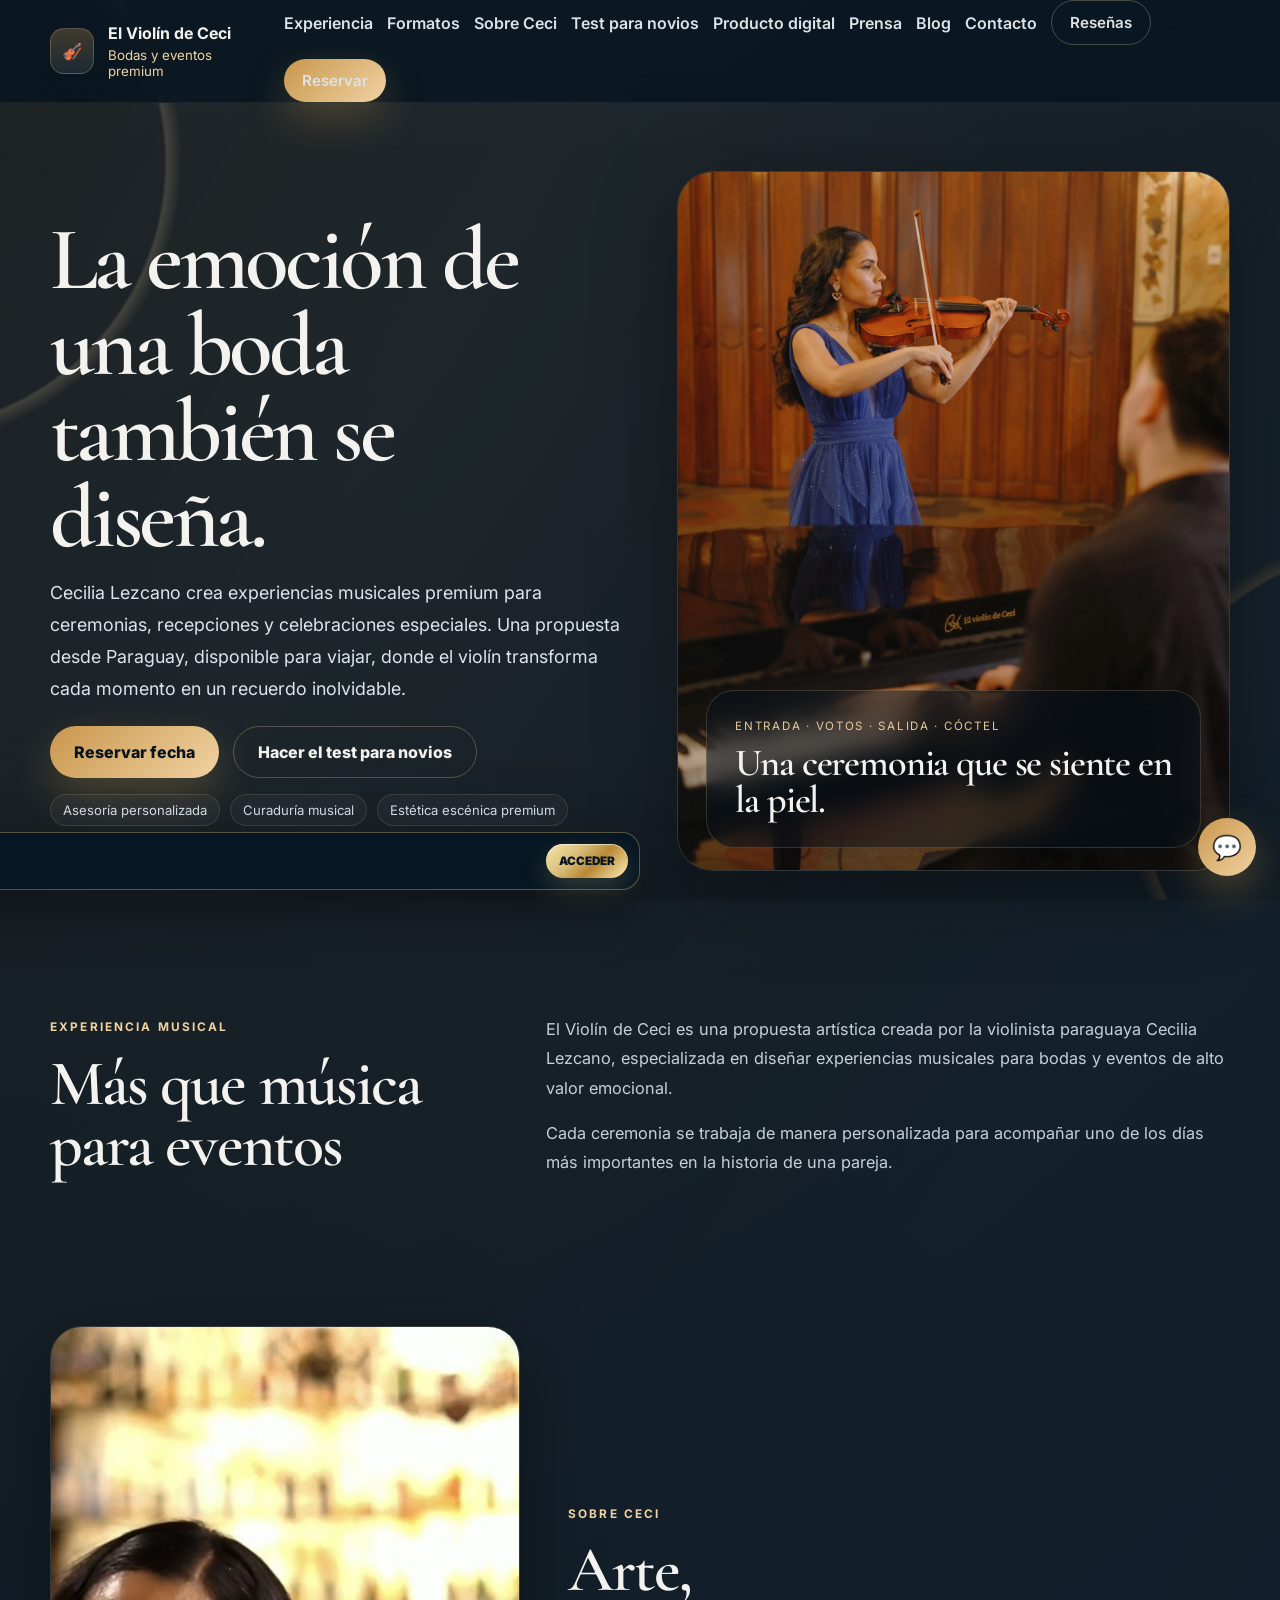
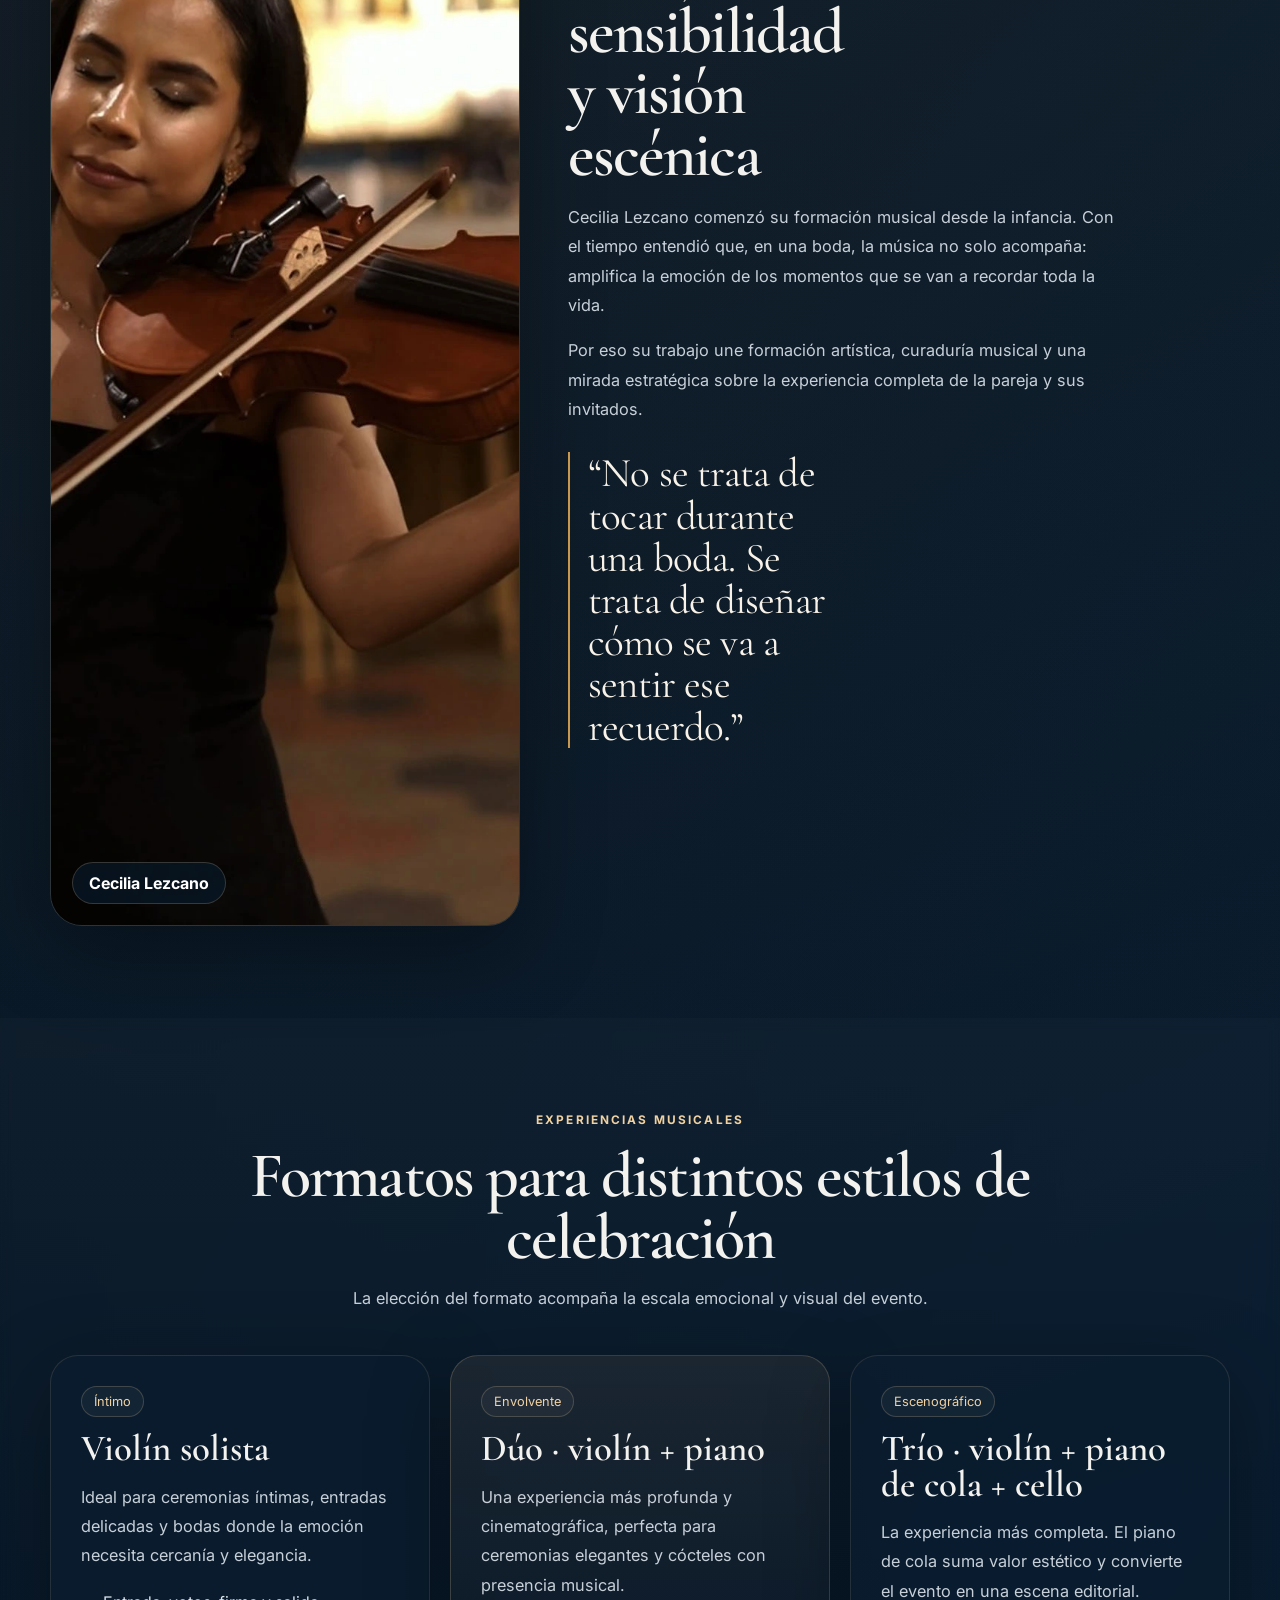
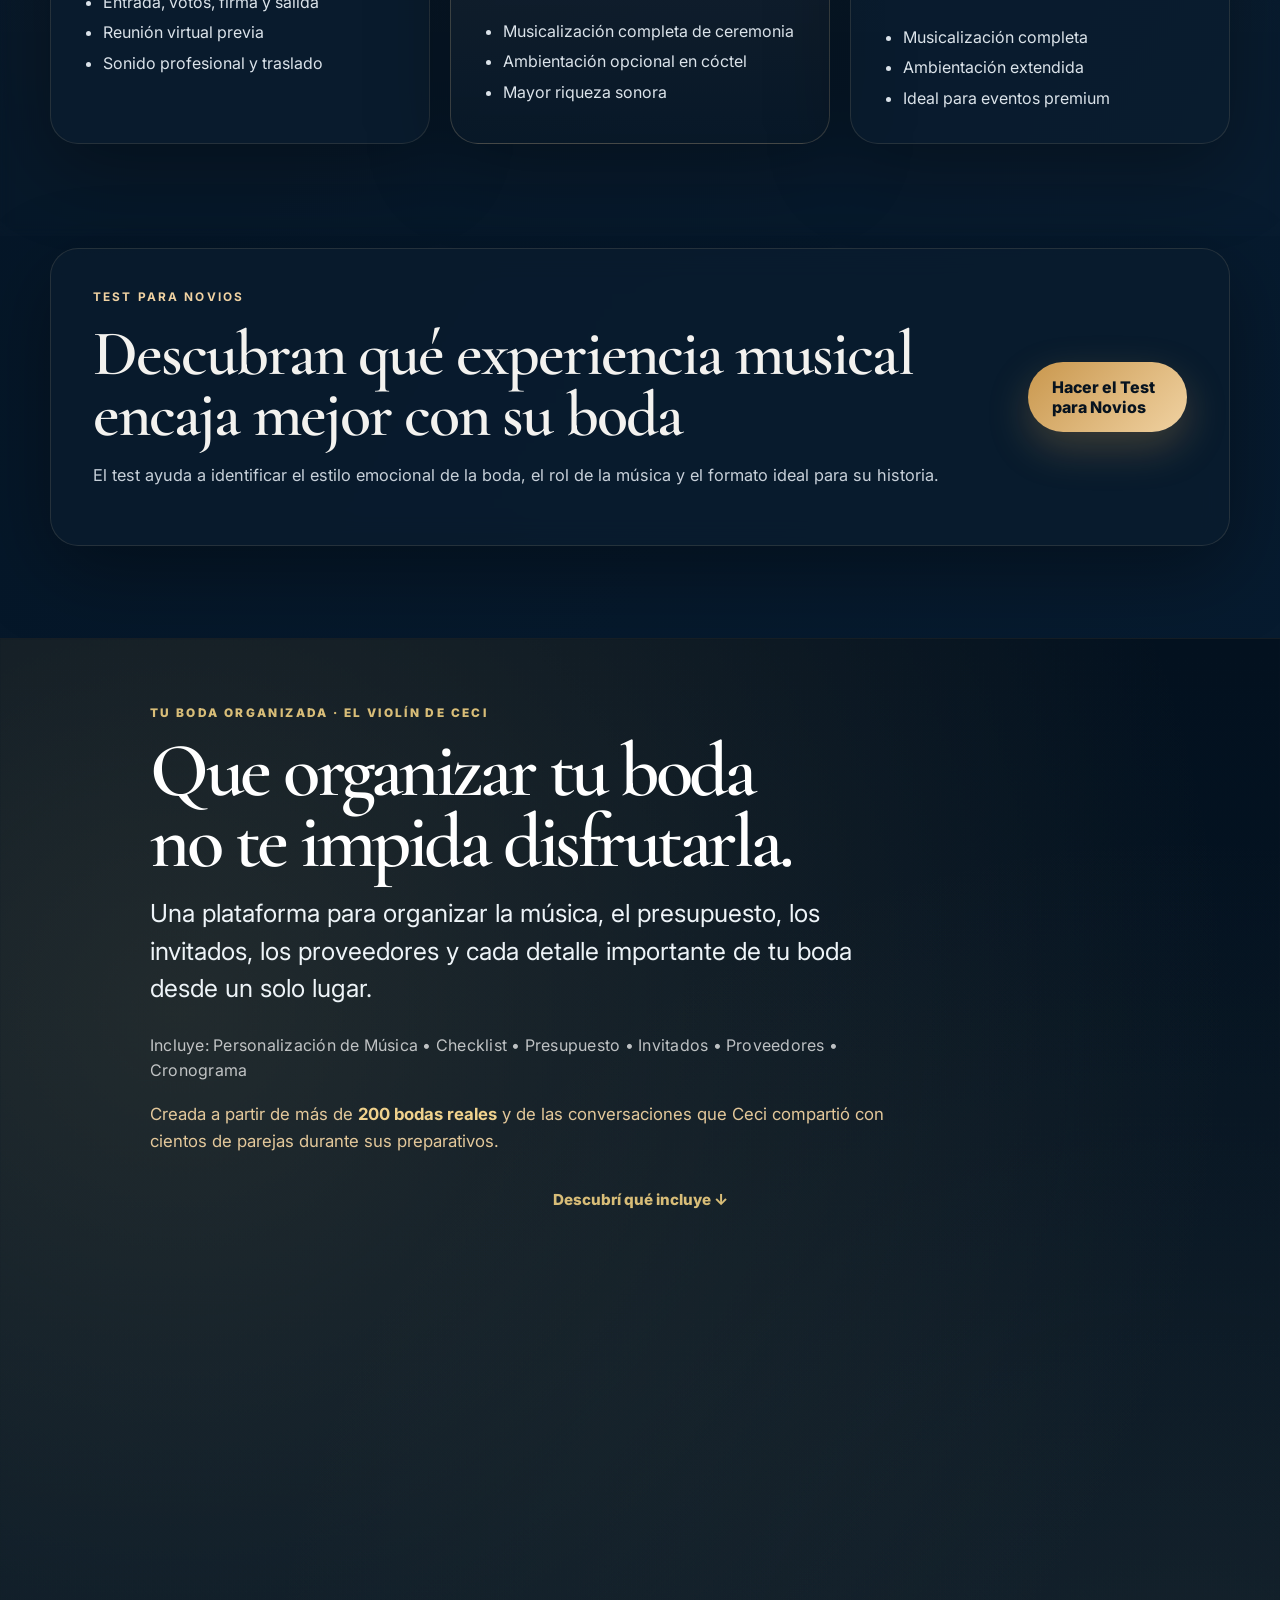
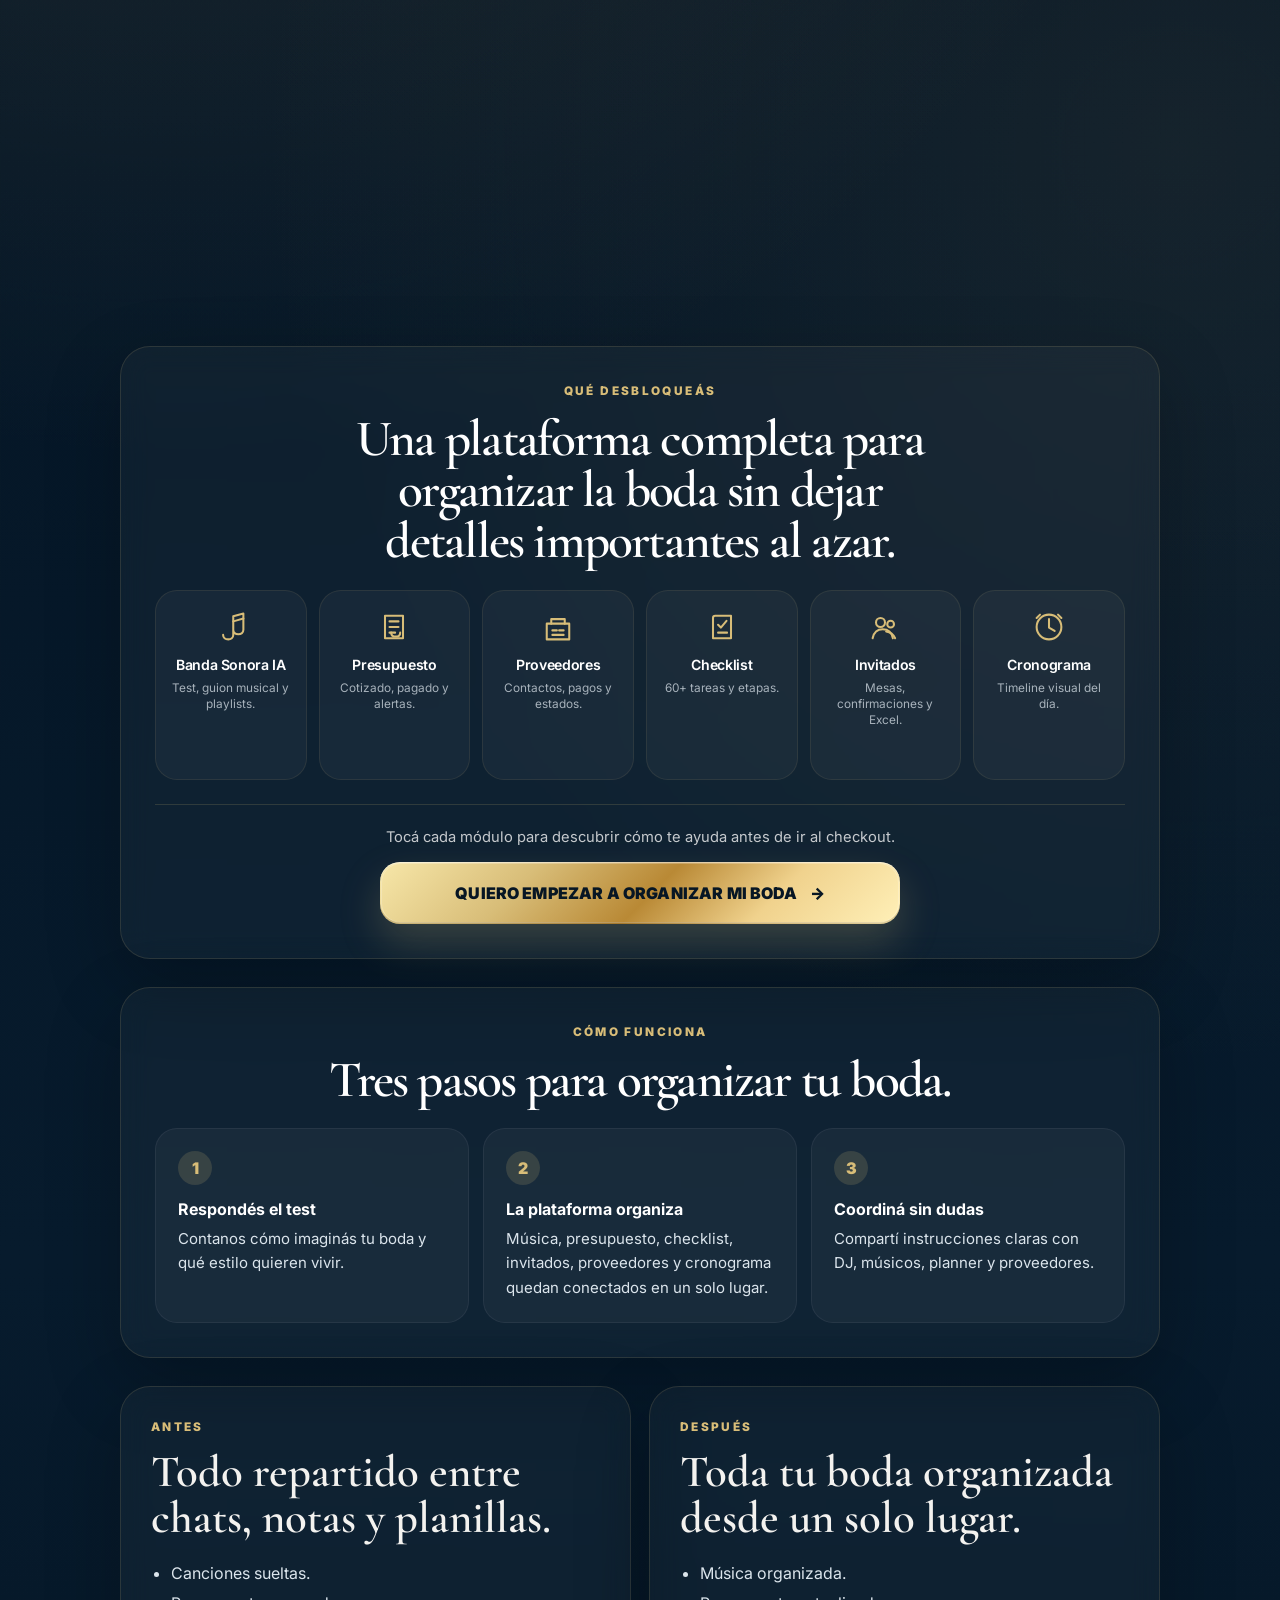
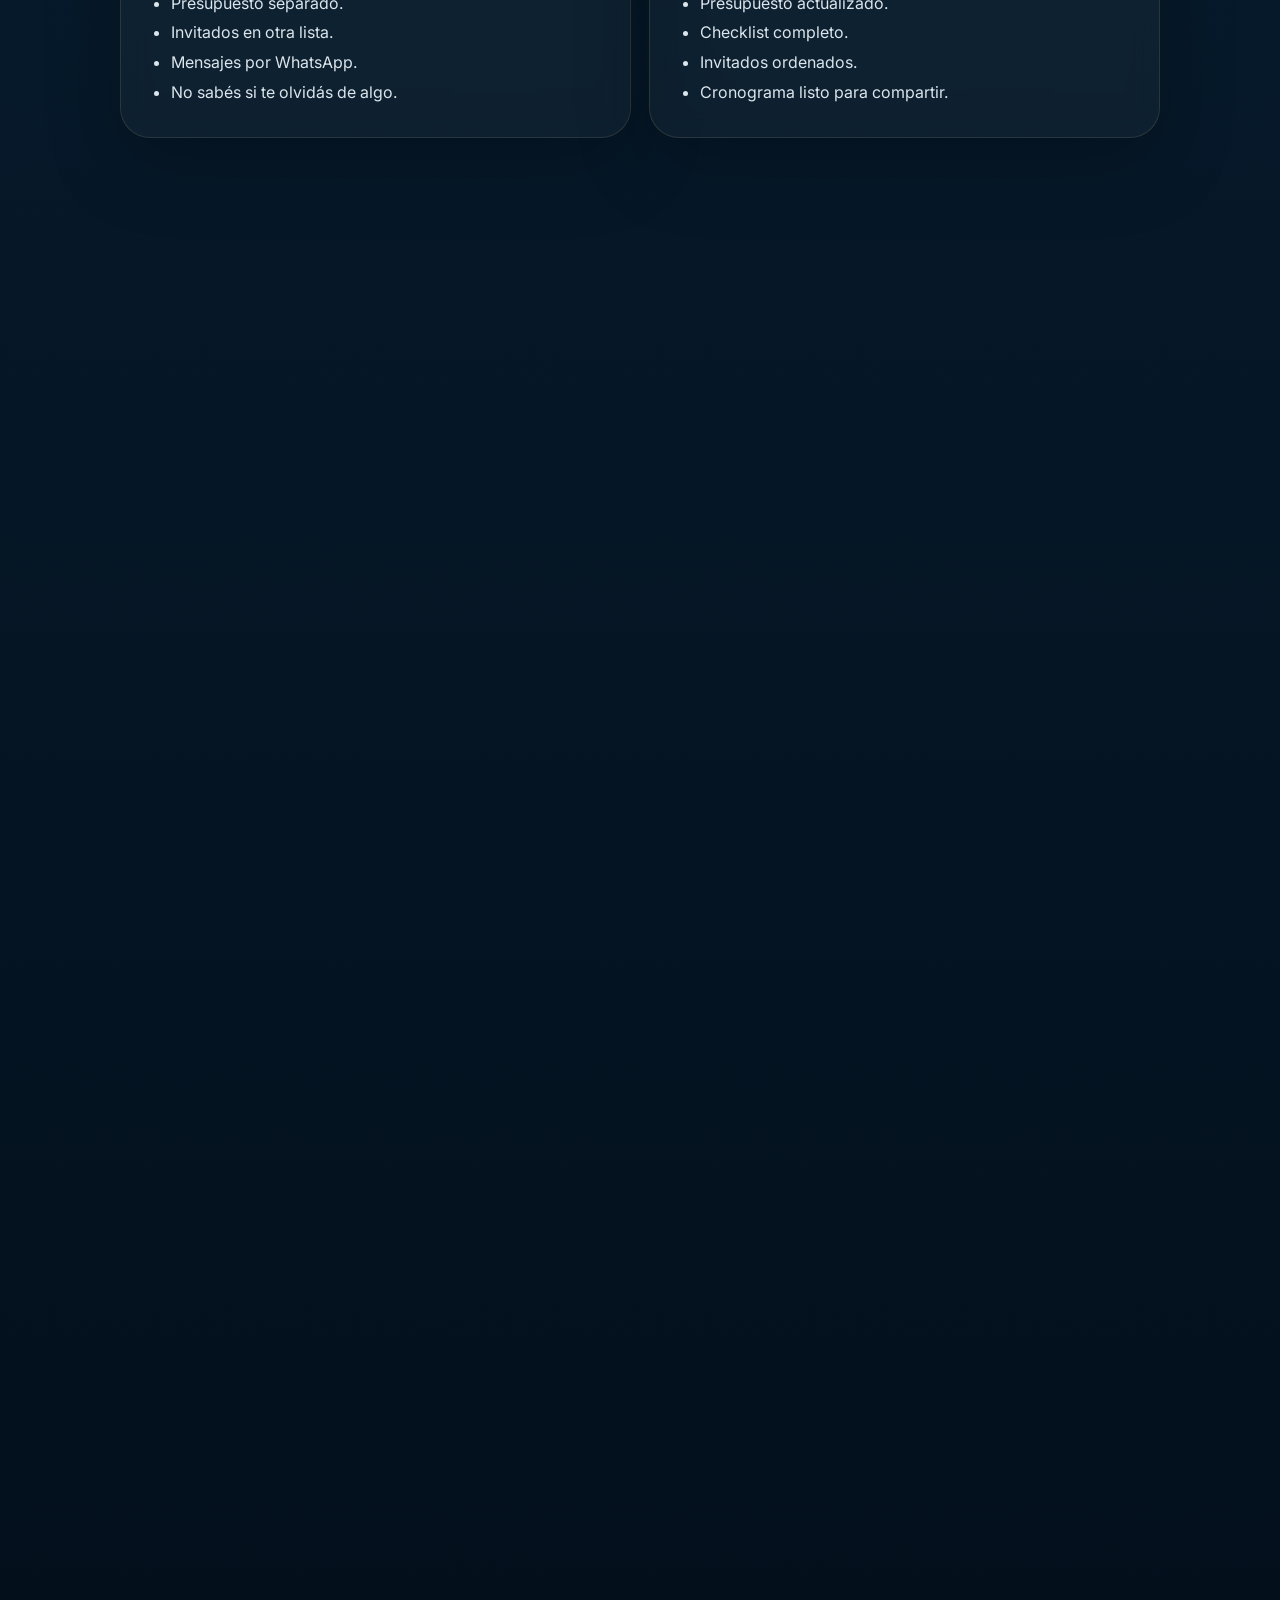
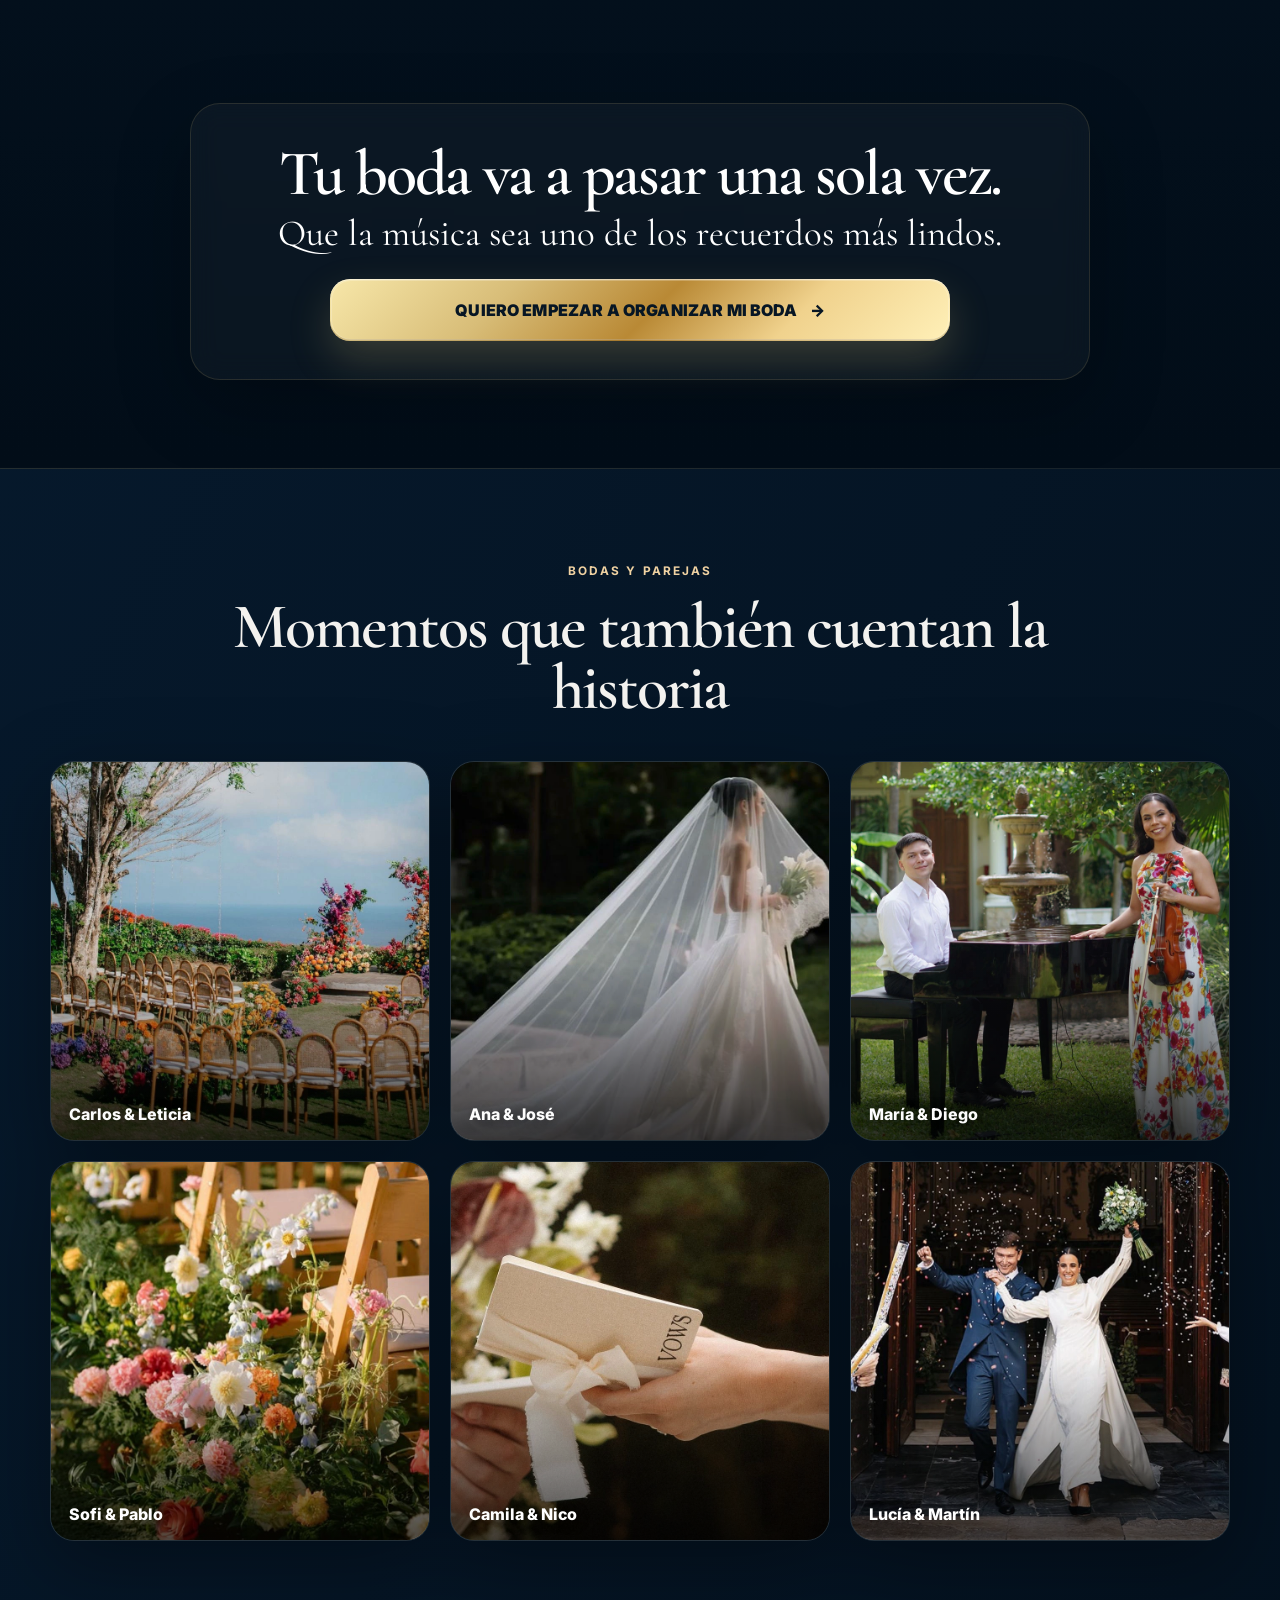
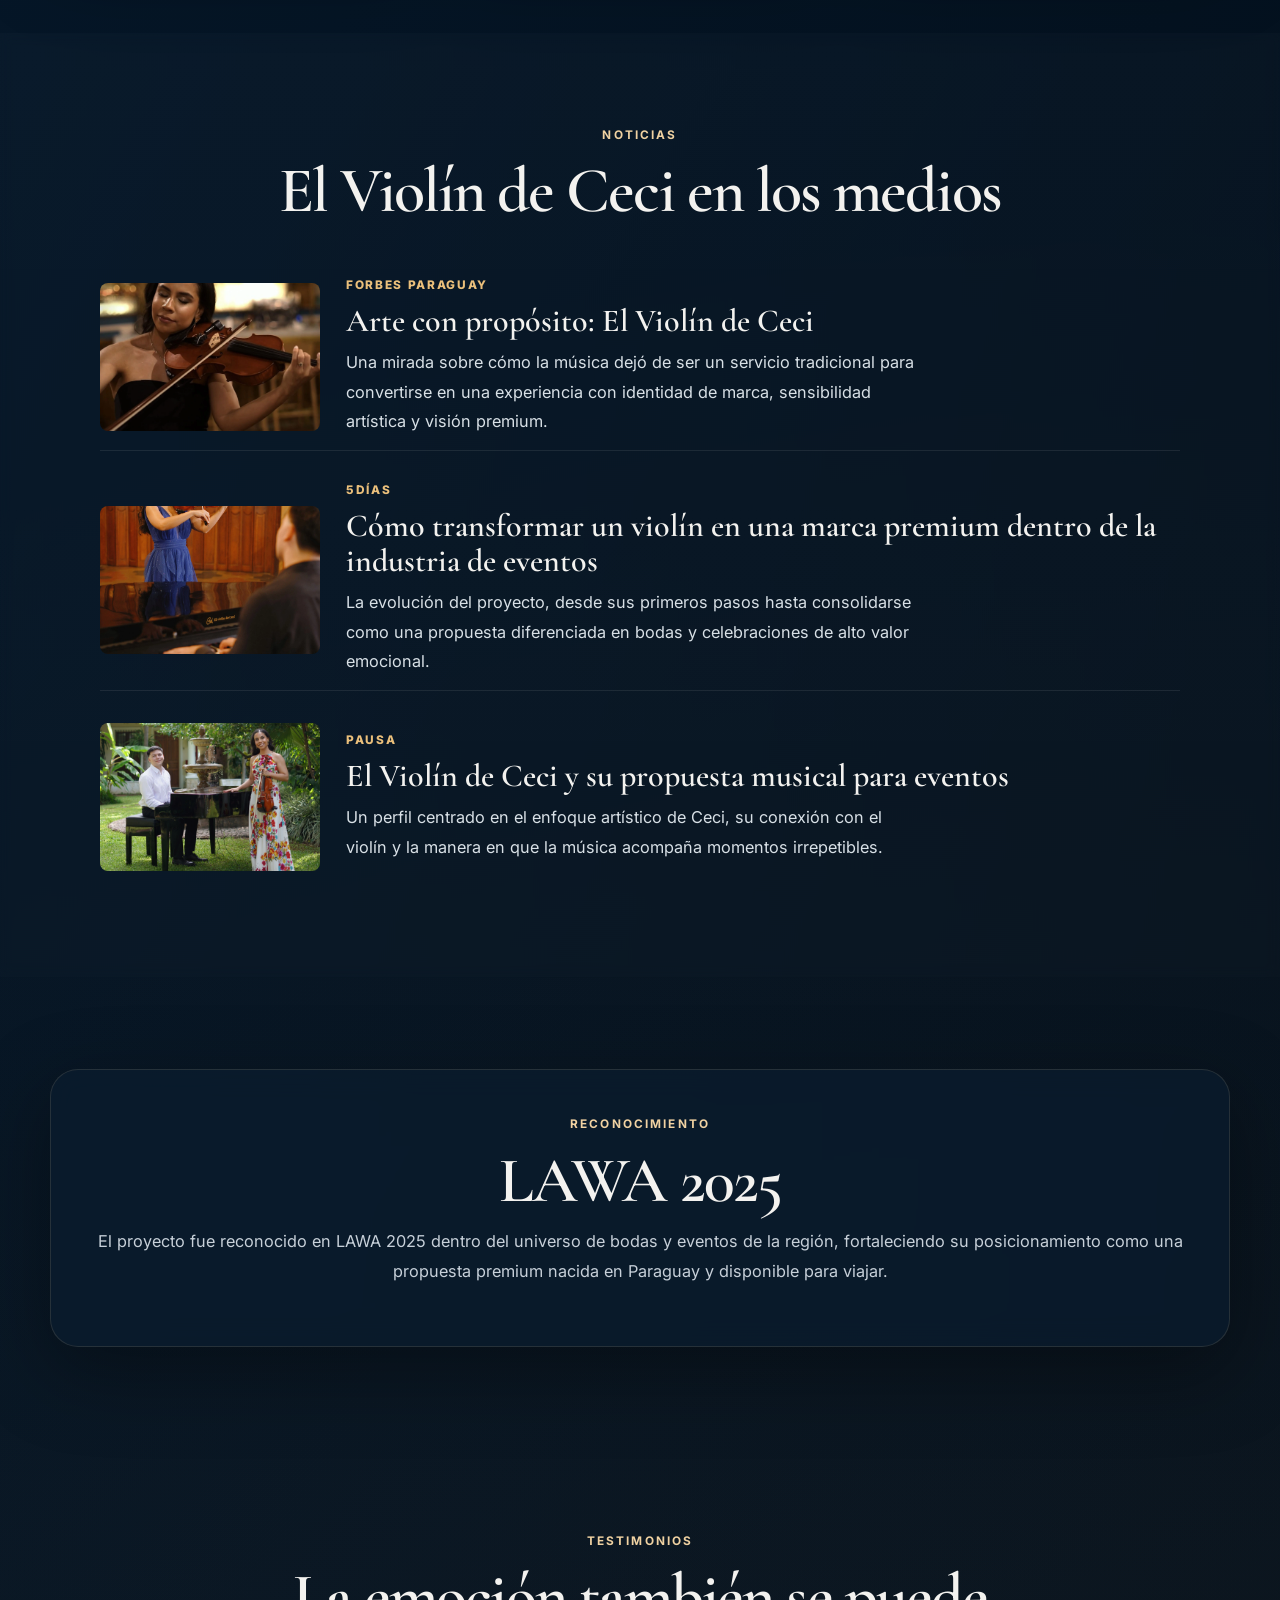
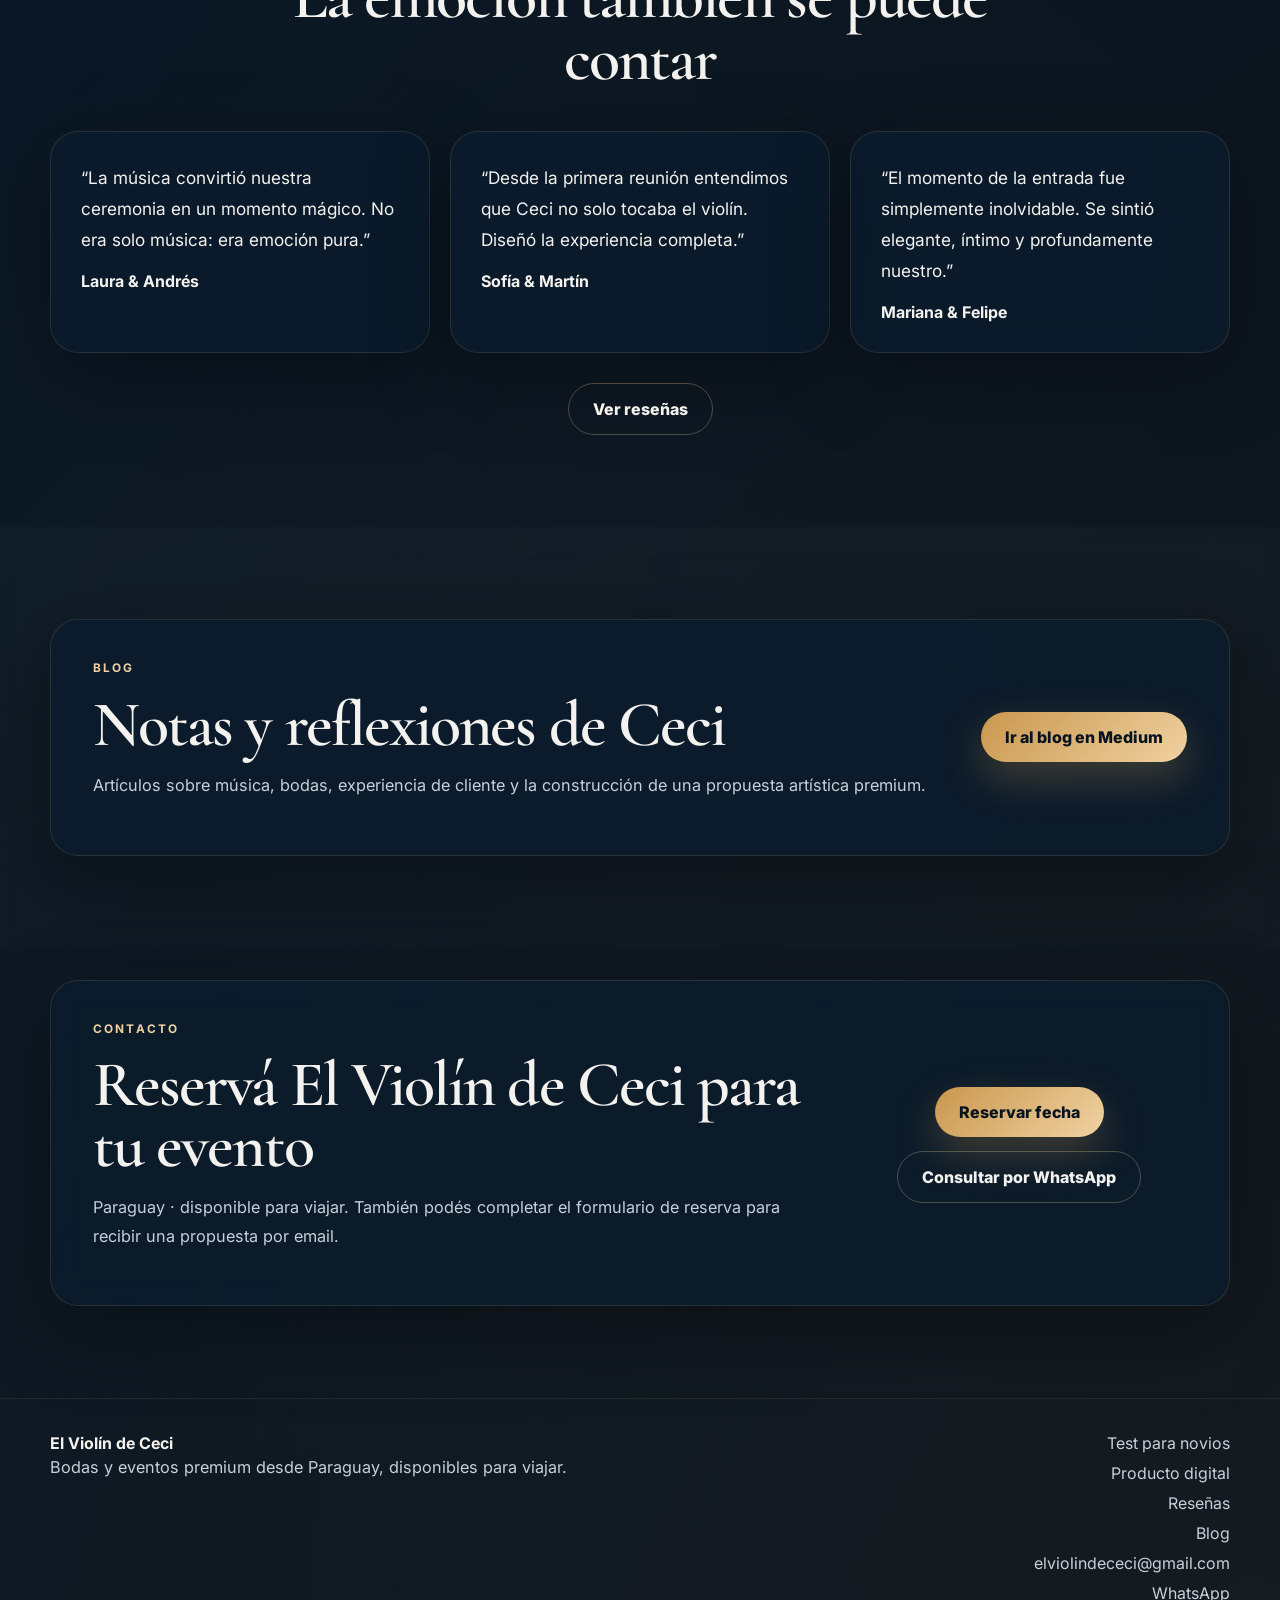
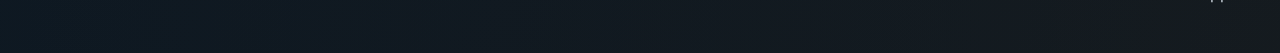
<file: index.html>
<!doctype html>
<html lang="es">
<head>
  <!-- Google Tag Manager -->
<script>(function(w,d,s,l,i){w[l]=w[l]||[];w[l].push({'gtm.start':
new Date().getTime(),event:'gtm.js'});var f=d.getElementsByTagName(s)[0],
j=d.createElement(s),dl=l!='dataLayer'?'&l='+l:'';j.async=true;j.src=
'https://www.googletagmanager.com/gtm.js?id='+i+dl;f.parentNode.insertBefore(j,f);
})(window,document,'script','dataLayer','GTM-W8CTKLR2');</script>
<!-- End Google Tag Manager -->
<script type="text/javascript">
    (function(c,l,a,r,i,t,y){
        c[a]=c[a]||function(){(c[a].q=c[a].q||[]).push(arguments)};
        t=l.createElement(r);t.async=1;t.src="https://www.clarity.ms/tag/"+i;
        y=l.getElementsByTagName(r)[0];y.parentNode.insertBefore(t,y);
    })(window, document, "clarity", "script", "xctlj823mb");
</script>
  <meta charset="utf-8" />
  <meta name="viewport" content="width=device-width, initial-scale=1" />
  <title> Violinista para bodas en  Paraguay | El Violín de Ceci  </title>
  <meta name="description" content="Violinista para bodas en Paraguay. Cecilia Lezcano crea experiencias musicales premium para ceremonias, cócteles y eventos en Asunción y destinos internacionales." />
  <link rel="canonical" href="https://elviolindececi.com/" />
  <meta name="theme-color" content="#081624" />
  <meta property="og:title" content="El Violín de Ceci" />
  <meta property="og:description" content="Bodas y eventos premium desde Paraguay, disponibles para viajar." />
  <meta property="og:type" content="website" />
  <link rel="preconnect" href="https://fonts.googleapis.com">
  <link rel="preconnect" href="https://fonts.gstatic.com" crossorigin>
  <link href="https://fonts.googleapis.com/css2?family=Cormorant+Garamond:wght@400;500;600;700&family=Inter:wght@400;500;600;700;800&display=swap" rel="stylesheet">
  <link rel="stylesheet" href="style.css" />
  <meta name="google-site-verification" content="aHfk83KyyHycCtl_HrZ8QX9L1sjIAgn_O2LHiL6ez6E" />
  <meta name="keywords" content="violinista para bodas paraguay, música en vivo para bodas paraguay, violinista en asunción, violinista para eventos, ceremonia de bodas con violín">
  <meta property="og:url" content="https://elviolindececi.com/" />
  <meta property="og:image" content="https://elviolindececi.com/assets/fotos/cecilia-lezcano-violinista-bodas.webp" />
  <script type="application/ld+json">
{ "@context": "https://schema.org",
 "@type": "MusicGroup",
 "name": "El Violin de Ceci",
 "url": "https://elviolindececi.com",
 "description": "Violinista para bodas y eventos en Paraguay",
 "sameAs": [
   "https://instagram.com/elviolindececi" ]
}
</script>

  <script type="application/ld+json">
{
  "@context": "https://schema.org",
  "@type": "Product",
  "name": "Sistema Banda Sonora de tu Boda",
  "description": "Sistema digital para parejas que quieren diseñar la banda sonora de su boda: test musical, playlist personalizada, plantilla de canciones, guía de momentos y checklist de coordinación.",
  "brand": {
    "@type": "Brand",
    "name": "El Violín de Ceci"
  },
  "offers": {
    "@type": "Offer",
    "url": "https://pay.hotmart.com/W106077396L?checkoutMode=0&bid=1782328955549&utm_source=instagram&utm_medium=dm_manychat&utm_campaign=kit_musical_novias&utm_content=reel_kit_musical_01&sck=ig_dm_reel_kit_musical_01",
    "price": "37",
    "priceCurrency": "USD",
    "availability": "https://schema.org/InStock"
  }
}
  </script>

</head>
<body>
  <!-- Google Tag Manager (noscript) -->
<noscript><iframe src="https://www.googletagmanager.com/ns.html?id=GTM-W8CTKLR2"
height="0" width="0" style="display:none;visibility:hidden"></iframe></noscript>
<!-- End Google Tag Manager (noscript) -->
  <audio id="siteMusic" src="./test/audio/turning-page.mp3" preload="auto" autoplay loop></audio>
  <header class="header" id="top">
    <div class="container nav">
      <a class="brand" href="#top" aria-label="El Violín de Ceci, inicio">
        <span class="brand-mark">🎻</span>
        <span>
          <strong>El Violín de Ceci</strong>
          <small>Bodas y eventos premium</small>
        </span>
      </a>

      <button class="nav-toggle" id="navToggle" aria-expanded="false" aria-controls="navMenu" aria-label="Abrir menú"><span></span><span></span><span></span></button>

      <nav class="nav-menu" id="navMenu">
        <a href="#experiencia">Experiencia</a>
        <a href="#formatos">Formatos</a>
        <a href="#sobre-ceci">Sobre Ceci</a>
        <a href="./test/">Test para novios</a>
        <a href="#organiza-tu-boda">Producto digital</a>
        <a href="#prensa">Prensa</a>
        <a href="#blog">Blog</a>
        <a href="#contacto">Contacto</a>
        <a class="btn btn-outline btn-small" href="./reviews/">Reseñas</a>
        <a class="btn btn-small" href="./booking/">Reservar</a>
      </nav>
    </div>
  </header>

  <main>
    <section class="hero section">
      <div class="container hero-grid">
        <div class="hero-copy reveal">
          <h1>La emoción de una boda también se diseña.</h1>
          <p class="lead">Cecilia Lezcano crea experiencias musicales premium para ceremonias, recepciones y celebraciones especiales. Una propuesta desde Paraguay, disponible para viajar, donde el violín transforma cada momento en un recuerdo inolvidable.</p>

          <div class="hero-actions">
            <a class="btn" href="./booking/">Reservar fecha</a>
            <a class="btn btn-ghost" href="./test/">Hacer el test para novios</a>
          </div>

          <div class="micro-pills">
            <span>Asesoría personalizada</span>
            <span>Curaduría musical</span>
            <span>Estética escénica premium</span>
          </div>
        </div>

        <div class="hero-visual reveal delay-1">
          <div class="hero-frame">
            <img
              class="media-cover"
              src="./assets/fotos/violin-boda-ceremonia-principal.webp"
              alt="Cecilia tocando violín durante una boda elegante"
              width="1200"
              height="900"
            />

            <div class="scene-card scene-main">
              <span class="scene-kicker">Entrada · votos · salida · cóctel</span>
              <h2>Una ceremonia que se siente en la piel.</h2>
            </div>
          </div>
        </div>
      </div>
    </section>

    <section class="section intro" id="experiencia">
      <div class="container split split-intro">
        <div class="reveal">
          <p class="eyebrow">Experiencia musical</p>
          <h2>Más que música para eventos</h2>
        </div>
        <div class="reveal delay-1">
          <p>El Violín de Ceci es una propuesta artística creada por la violinista paraguaya Cecilia Lezcano, especializada en diseñar experiencias musicales para bodas y eventos de alto valor emocional.</p>
          <p>Cada ceremonia se trabaja de manera personalizada para acompañar uno de los días más importantes en la historia de una pareja.</p>
        </div>
      </div>
    </section>

    <section class="section about-ceci" id="sobre-ceci">
      <div class="container about-shell">
        <div class="about-photo-card reveal">
          <img src="./assets/fotos/cecilia-lezcano-violinista-bodas.webp" alt="Cecilia Lezcano tocando el violín" width="900" height="1200">
          <span class="about-name-pill">Cecilia Lezcano</span>
        </div>

        <div class="about-story reveal delay-1">
          <p class="eyebrow">Sobre Ceci</p>
          <h2>Arte, sensibilidad y visión escénica</h2>
          <p>Cecilia Lezcano comenzó su formación musical desde la infancia. Con el tiempo entendió que, en una boda, la música no solo acompaña: amplifica la emoción de los momentos que se van a recordar toda la vida.</p>
          <p>Por eso su trabajo une formación artística, curaduría musical y una mirada estratégica sobre la experiencia completa de la pareja y sus invitados.</p>

          <blockquote class="about-quote">
            <p>“No se trata de tocar durante una boda. Se trata de diseñar cómo se va a sentir ese recuerdo.”</p>
          </blockquote>
        </div>
      </div>
    </section>

    <section class="section section-soft" id="formatos">
      <div class="container">
        <div class="section-heading reveal">
          <p class="eyebrow">Experiencias musicales</p>
          <h2>Formatos para distintos estilos de celebración</h2>
          <p>La elección del formato acompaña la escala emocional y visual del evento.</p>
        </div>

        <div class="cards-grid formats-grid">
          <article class="info-card format-card reveal">
            <span class="card-tag">Íntimo</span>
            <h3>Violín solista</h3>
            <p>Ideal para ceremonias íntimas, entradas delicadas y bodas donde la emoción necesita cercanía y elegancia.</p>
            <ul>
              <li>Entrada, votos, firma y salida</li>
              <li>Reunión virtual previa</li>
              <li>Sonido profesional y traslado</li>
            </ul>
          </article>
          <article class="info-card format-card reveal delay-1 featured-card">
            <span class="card-tag">Envolvente</span>
            <h3>Dúo · violín + piano</h3>
            <p>Una experiencia más profunda y cinematográfica, perfecta para ceremonias elegantes y cócteles con presencia musical.</p>
            <ul>
              <li>Musicalización completa de ceremonia</li>
              <li>Ambientación opcional en cóctel</li>
              <li>Mayor riqueza sonora</li>
            </ul>
          </article>
          <article class="info-card format-card reveal delay-2">
            <span class="card-tag">Escenográfico</span>
            <h3>Trío · violín + piano de cola + cello</h3>
            <p>La experiencia más completa. El piano de cola suma valor estético y convierte el evento en una escena editorial.</p>
            <ul>
              <li>Musicalización completa</li>
              <li>Ambientación extendida</li>
              <li>Ideal para eventos premium</li>
            </ul>
          </article>
        </div>
      </div>
    </section>

    <section class="section cta-band" id="test-novios">
      <div class="container cta-band-box reveal">
        <div>
          <p class="eyebrow">Test para novios</p>
          <h2>Descubran qué experiencia musical encaja mejor con su boda</h2>
          <p>El test ayuda a identificar el estilo emocional de la boda, el rol de la música y el formato ideal para su historia.</p>
        </div>
        <div class="cta-band-actions">
          <a class="btn" href="./test/">Hacer el Test para Novios</a>
        </div>
      </div>
    </section>


    <section class="section kit-musical kit-system-v32 kit-system-v34" id="organiza-tu-boda" aria-labelledby="kit-title">
      <div class="container kit-v32-wrap">
        <div class="kit-v32-hero reveal">
          <p class="kit-v32-eyebrow">Tu Boda Organizada · El Violín de Ceci</p>
          <h2 id="kit-title">Que organizar tu boda<br>no te impida disfrutarla.</h2>
          <p class="kit-v32-subtitle">Una plataforma para organizar la música, el presupuesto, los invitados, los proveedores y cada detalle importante de tu boda desde un solo lugar.</p>
          <p class="kit-v35-featureline">Incluye: Personalización de Música • Checklist • Presupuesto • Invitados • Proveedores • Cronograma </p>
          <p class="kit-v35-authorityline">Creada a partir de más de <strong>200 bodas reales</strong> y de las conversaciones que Ceci compartió con cientos de parejas durante sus preparativos.</p>
          <a class="kit-v32-scroll" href="#sistema-incluye" aria-label="Ver qué incluye Tu Boda Organizada">Descubrí qué incluye ↓</a>
        </div>

        <div class="kit-v32-pain reveal" aria-label="Problemas frecuentes al organizar una boda">
          <div class="kit-v32-heading">
            <p class="kit-v32-kicker">Antes de comprar</p>
            <h3>¿Te pasa esto?</h3>
          </div>
          <div class="kit-v32-pain-grid" data-pain-grid>
            <article class="kit-v34-choice" role="button" tabindex="0" data-pain="whatsapp-excel" data-solution="La plataforma reúne música, proveedores, presupuesto, invitados y cronograma en un solo lugar para que dejes de saltar entre chats, planillas y notas.">
              <span>01</span>
              <p>Tenés todo repartido entre WhatsApp, Excel, notas y capturas.</p>
            </article>
            <article class="kit-v34-choice" role="button" tabindex="0" data-pain="olvidos" data-solution="Checklist, cronograma e invitados te ayudan a detectar lo importante antes del gran día, no cuando ya es tarde.">
              <span>02</span>
              <p>Te preocupa olvidarte de un detalle importante.</p>
            </article>
            <article class="kit-v34-choice" role="button" tabindex="0" data-pain="coordinacion" data-solution="Cada módulo te ayuda a ordenar una parte del proceso: música, presupuesto, proveedores, invitados, checklist y cronograma.">
              <span>03</span>
              <p>No sabés cómo ordenar música, proveedores, invitados y cronograma.</p>
            </article>
            <article class="kit-v34-choice" role="button" tabindex="0" data-pain="carga-mental" data-solution="La plataforma fue pensada para bajar la carga mental: decisiones claras, módulos conectados y una guía paso a paso para avanzar con tranquilidad.">
              <span>04</span>
              <p>Sentís que organizar la boda se está volviendo otro trabajo.</p>
            </article>
          </div>
          <div class="kit-v34-diagnosis" data-pain-result aria-live="polite">
            <p>Elegí una o más situaciones para ver cómo el sistema te ayuda.</p>
          </div>
        </div>

        <div class="kit-v32-what reveal">
          <div>
            <p class="kit-v32-kicker">Qué es</p>
            <h3>Una plataforma para ordenar tu boda desde un solo lugar.</h3>
          </div>
          <p>Música, presupuesto, proveedores, invitados, checklist y cronograma conectados entre sí para que no tengas que organizar uno de los días más importantes de tu vida desde diez lugares distintos.</p>
        </div>

        <div class="kit-v32-include-card reveal" id="sistema-incluye" aria-label="Qué incluye el sistema">
          <div class="kit-v32-heading kit-v32-heading-center">
            <p class="kit-v32-kicker">Qué desbloqueás</p>
            <h3>Una plataforma completa para organizar la boda sin dejar detalles importantes al azar.</h3>
          </div>
          <div class="kit-v32-icons kit-v34-modules" data-module-grid>
            <article class="kit-v34-module" role="button" tabindex="0" data-module="banda-sonora">
              <svg viewBox="0 0 64 64" aria-hidden="true"><path d="M18 46c0 5 4 8 9 8s9-3 9-8V13l18-5v29c0 5-4 8-9 8s-9-3-9-8"/><path d="M36 22l18-5"/></svg>
              <h4>Banda Sonora IA</h4>
              <p>Test, guion musical y playlists.</p>
              <div class="kit-v34-module-details">
                <ul>
                  <li>Test musical de 6 pasos.</li>
                  <li>Arquetipo musical de la pareja.</li>
                  <li>Playlist y guion por momento.</li>
                  <li>WhatsApp listo para DJ o planner.</li>
                </ul>
              </div>
            </article>
            <article class="kit-v34-module" role="button" tabindex="0" data-module="presupuesto">
              <svg viewBox="0 0 64 64" aria-hidden="true"><path d="M16 12h32v40H16z"/><path d="M24 22h16M24 32h16M24 42h10"/><path d="M43 42c0 4-3 7-8 7s-8-3-8-7"/></svg>
              <h4>Presupuesto</h4>
              <p>Cotizado, pagado y alertas.</p>
              <div class="kit-v34-module-details">
                <ul>
                  <li>13 categorías de boda.</li>
                  <li>Estimado, cotizado y pagado.</li>
                  <li>Alertas de sobre-presupuesto.</li>
                  <li>Más de 80 monedas disponibles.</li>
                </ul>
              </div>
            </article>
            <article class="kit-v34-module" role="button" tabindex="0" data-module="proveedores">
              <svg viewBox="0 0 64 64" aria-hidden="true"><path d="M12 26h40v28H12z"/><path d="M20 26v-8h24v8"/><path d="M22 38h8M34 38h8M22 46h20"/></svg>
              <h4>Proveedores</h4>
              <p>Contactos, pagos y estados.</p>
              <div class="kit-v34-module-details">
                <ul>
                  <li>Directorio de proveedores.</li>
                  <li>Estado: evaluando, contratado o pagado.</li>
                  <li>Notas, links y contactos.</li>
                  <li>Sincroniza con el presupuesto.</li>
                </ul>
              </div>
            </article>
            <article class="kit-v34-module" role="button" tabindex="0" data-module="checklist">
              <svg viewBox="0 0 64 64" aria-hidden="true"><path d="M20 12h28v40H16V16a4 4 0 0 1 4-4z"/><path d="M25 28l5 5 10-12"/><path d="M25 42h16"/></svg>
              <h4>Checklist</h4>
              <p>60+ tareas y etapas.</p>
              <div class="kit-v34-module-details">
                <ul>
                  <li>60+ tareas en 9 etapas.</li>
                  <li>Tareas personalizadas.</li>
                  <li>Sección especial de Banda Sonora.</li>
                  <li>Clima integrado para la fecha.</li>
                </ul>
              </div>
            </article>
            <article class="kit-v34-module" role="button" tabindex="0" data-module="invitados">
              <svg viewBox="0 0 64 64" aria-hidden="true"><circle cx="24" cy="24" r="8"/><circle cx="42" cy="27" r="6"/><path d="M10 52c2-10 9-16 18-16s16 6 18 16"/><path d="M34 40c7 1 13 5 16 12"/></svg>
              <h4>Invitados</h4>
              <p>Mesas, confirmaciones y Excel.</p>
              <div class="kit-v34-module-details">
                <ul>
                  <li>Confirmaciones y restricciones alimentarias.</li>
                  <li>Organización por mesas.</li>
                  <li>Capacidad configurable.</li>
                  <li>Exportación a Excel.</li>
                </ul>
              </div>
            </article>
            <article class="kit-v34-module" role="button" tabindex="0" data-module="cronograma">
              <svg viewBox="0 0 64 64" aria-hidden="true"><circle cx="32" cy="32" r="22"/><path d="M32 18v15l10 6"/><path d="M16 10l-6 6M48 10l6 6"/></svg>
              <h4>Cronograma</h4>
              <p>Timeline visual del día.</p>
              <div class="kit-v34-module-details">
                <ul>
                  <li>Timeline hora a hora.</li>
                  <li>Eventos típicos de bodas.</li>
                  <li>Duraciones editables (timming).</li>
                  <li>Vista clara para coordinar el día.</li>
                </ul>
              </div>
            </article>
          </div>
          <div class="kit-v32-include-cta">
            <p data-module-progress>Tocá cada módulo para descubrir cómo te ayuda antes de ir al checkout.</p>
            <a data-hotmart-cta="incluye_sistema" class="btn kit-btn kit-v32-main-btn" href="https://pay.hotmart.com/W106077396L?checkoutMode=0&bid=1782328955549&utm_source=instagram&utm_medium=dm_manychat&utm_campaign=kit_musical_novias&utm_content=reel_kit_musical_01&sck=ig_dm_reel_kit_musical_01" target="_blank" rel="noopener">
              <span>Quiero empezar a organizar mi boda</span>
              <span aria-hidden="true">→</span>
            </a>
          </div>
        </div>

        <div class="kit-v32-steps reveal">
          <div class="kit-v32-heading kit-v32-heading-center">
            <p class="kit-v32-kicker">Cómo funciona</p>
            <h3>Tres pasos para organizar tu boda.</h3>
          </div>
          <div class="kit-v32-step-grid">
            <article><span>1</span><h4>Respondés el test</h4><p>Contanos cómo imaginás tu boda y qué estilo quieren vivir.</p></article>
            <article><span>2</span><h4>La plataforma organiza</h4><p>Música, presupuesto, checklist, invitados, proveedores y cronograma quedan conectados en un solo lugar.</p></article>
            <article><span>3</span><h4>Coordiná sin dudas</h4><p>Compartí instrucciones claras con DJ, músicos, planner y proveedores.</p></article>
          </div>
        </div>

        <div class="kit-v32-before-after reveal">
          <article>
            <p class="kit-v32-kicker">Antes</p>
            <h3>Todo repartido entre chats, notas y planillas.</h3>
            <ul>
              <li>Canciones sueltas.</li>
              <li>Presupuesto separado.</li>
              <li>Invitados en otra lista.</li>
              <li>Mensajes por WhatsApp.</li>
              <li>No sabés si te olvidás de algo.</li>
            </ul>
          </article>
          <article>
            <p class="kit-v32-kicker">Después</p>
            <h3>Toda tu boda organizada desde un solo lugar.</h3>
            <ul>
              <li>Música organizada.</li>
              <li>Presupuesto actualizado.</li>
              <li>Checklist completo.</li>
              <li>Invitados ordenados.</li>
              <li>Cronograma listo para compartir.</li>
            </ul>
          </article>
        </div>

        <div class="kit-v32-authority reveal">
          <img src="./assets/fotos/cecilia-lezcano-violinista-bodas.webp" alt="Cecilia Lezcano violinista para bodas" width="220" height="220">
          <div>
            <p class="kit-v32-stars" aria-label="Cinco estrellas">★★★★★</p>
            <h3>Todo empezó escuchando a las parejas.</h3>
            <p>Después de acompañar más de <strong>200 bodas</strong>, Ceci descubrió que las conversaciones con las parejas siempre terminaban igual: “¿me estaré olvidando de algo?”, “¿por dónde empiezo?”, “tengo todo repartido entre WhatsApp, Excel y notas”. Así nació esta plataforma: para reunir en un solo lugar todo lo necesario para organizar una boda con tranquilidad.</p>
          </div>
          <div class="kit-v32-badge"><strong>200+</strong><span>historias reales</span></div>
        </div>

        <div class="kit-v32-testimonials reveal">
          <div class="kit-v32-heading kit-v32-heading-center">
            <p class="kit-v32-kicker">Lo que resuelve</p>
            <h3>Para parejas que quieren dejar de dudar.</h3>
          </div>
          <div class="kit-v32-testimonial-grid">
            <blockquote><p>“No tenía idea de que la entrada de los novios y la de la novia necesitaban canciones tan distintas.”</p><cite>Novia del Sistema</cite></blockquote>
            <blockquote><p>“Pensé que solo la entrada y salida se musicalizaban. El sistema es súper completo.”</p><cite>Pareja en organización</cite></blockquote>
            <blockquote><p>“No sabía por dónde empezar y el checklist solucionó eso.”</p><cite>Novia organizando su boda</cite></blockquote>
          </div>
        </div>

        <div class="kit-v32-price-card reveal" id="sistema-precio">
          <p class="kit-v32-kicker">Acceso de lanzamiento</p>
          <h3>Tu Boda Organizada</h3>
          <div class="kit-v32-price"><span>USD 37</span><strong>USD 37</strong></div>
          <p>Precio de lanzamiento. Luego sube a USD 47. Pago único y acceso inmediato.</p>
          <a data-hotmart-cta="precio_sistema" class="btn kit-btn kit-v32-main-btn" href="https://pay.hotmart.com/W106077396L?checkoutMode=0&bid=1782328955549&utm_source=instagram&utm_medium=dm_manychat&utm_campaign=kit_musical_novias&utm_content=reel_kit_musical_01&sck=ig_dm_reel_kit_musical_01" target="_blank" rel="noopener">
            <span>Quiero empezar a organizar mi boda</span>
            <span aria-hidden="true">→</span>
          </a>
        </div>

        <div class="kit-v32-guarantee reveal">
          <span aria-hidden="true">🛡️</span>
          <div>
            <h3>Garantía de 7 días.</h3>
            <p>Probalo. Si sentís que no te ayuda a organizar la música de tu boda, te devolvemos el dinero.</p>
          </div>
        </div>

        <div class="kit-v32-faq reveal">
          <details open>
            <summary>¿Cómo recibo el sistema?</summary>
            <p>Después de la compra te llega un correo con el acceso. Revisá también spam o correo no deseado.</p>
          </details>
          <details>
            <summary>¿Sirve si ya tengo canciones elegidas?</summary>
            <p>Sí. Te ayuda a ordenar esas canciones, ubicarlas en el momento correcto y completar lo que falte.</p>
          </details>
          <details>
            <summary>¿Lo puedo compartir con mi DJ o planner?</summary>
            <p>Sí. Está pensado para coordinar de forma clara con DJ, wedding planner o músicos.</p>
          </details>
          <details>
            <summary>¿Es solo para bodas religiosas?</summary>
            <p>No. Sirve para ceremonias civiles, religiosas, simbólicas, cóctel, recepción y momentos especiales.</p>
          </details>
        </div>

        <div class="kit-v32-final reveal">
          <h3>Tu boda va a pasar una sola vez.</h3>
          <p>Que la música sea uno de los recuerdos más lindos.</p>
          <a data-hotmart-cta="final_sistema" class="btn kit-btn kit-v32-main-btn" href="https://pay.hotmart.com/W106077396L?checkoutMode=0&bid=1782328955549&utm_source=instagram&utm_medium=dm_manychat&utm_campaign=kit_musical_novias&utm_content=reel_kit_musical_01&sck=ig_dm_reel_kit_musical_01" target="_blank" rel="noopener">
            <span>Quiero empezar a organizar mi boda</span>
            <span aria-hidden="true">→</span>
          </a>
        </div>
      </div>
    </section>

    <section class="section gallery-section" id="galeria-parejas">
      <div class="container">
        <div class="section-heading reveal">
          <p class="eyebrow">Bodas y parejas</p>
          <h2>Momentos que también cuentan la historia</h2>
        </div>

        <div class="wedding-grid wedding-grid-square">
          <a href="./bodas/carlos-leticia/" class="wedding-card wedding-card-square reveal">
            <img src="./assets/fotos/ceremonia-boda-aire-libre.webp" alt="Ceremonia al aire libre" width="1200" height="1200">
            <div class="wedding-overlay"><h3>Carlos & Leticia</h3></div>
          </a>
          <a href="./bodas/ana-jose/" class="wedding-card wedding-card-square reveal delay-1">
            <img src="./assets/fotos/entrada-novia-violin.webp" alt="Entrada de la novia" width="1200" height="1200">
            <div class="wedding-overlay"><h3>Ana & José</h3></div>
          </a>
          <a href="./bodas/maria-diego/" class="wedding-card wedding-card-square reveal delay-2">
            <img src="./assets/fotos/duo-violin-piano-boda.webp" alt="Dúo con piano" width="1200" height="1200">
            <div class="wedding-overlay"><h3>María & Diego</h3></div>
          </a>
          <a href="./bodas/carlos-leticia/" class="wedding-card wedding-card-square reveal">
            <img src="./assets/fotos/detalle-ceremonia-musica.webp" alt="Detalle editorial" width="1200" height="1200">
            <div class="wedding-overlay"><h3>Sofi & Pablo</h3></div>
          </a>
          <a href="./bodas/ana-jose/" class="wedding-card wedding-card-square reveal delay-1">
            <img src="./assets/fotos/votos-boda-musica-en-vivo.webp" alt="Votos y silencios" width="1200" height="1200">
            <div class="wedding-overlay"><h3>Camila & Nico</h3></div>
          </a>
          <a href="./bodas/maria-diego/" class="wedding-card wedding-card-square reveal delay-2">
            <img src="./assets/fotos/salida-novios-musica-violin.webp" alt="Salida de la ceremonia" width="1200" height="1200">
            <div class="wedding-overlay"><h3>Lucía & Martín</h3></div>
          </a>
        </div>
      </div>
    </section>

    <section class="section section-soft" id="prensa">
      <div class="container">
        <div class="section-heading reveal">
          <p class="eyebrow">Noticias</p>
          <h2>El Violín de Ceci en los medios</h2>
        </div>

        <div class="news-list">
          <a class="news-card reveal" href="https://www.forbes.com.py/tags/el-violin-ceci-t40221" target="_blank" rel="noopener">
            <img src="./assets/prensa/forbes.webp" alt="Nota de Forbes sobre El Violín de Ceci" width="1200" height="900">
            <div class="news-content">
              <span class="news-tag">FORBES PARAGUAY</span>
              <h3>Arte con propósito: El Violín de Ceci</h3>
              <p>Una mirada sobre cómo la música dejó de ser un servicio tradicional para convertirse en una experiencia con identidad de marca, sensibilidad artística y visión premium.</p>
            </div>
          </a>

          <a class="news-card reveal delay-1" href="https://5dias.com.py/article/cmo-transformar-un-violn-en-una-marca-premium-dentro-de-la-industria-de-eventos" target="_blank" rel="noopener">
            <img src="./assets/prensa/5dias.webp" alt="Nota de 5Días sobre El Violín de Ceci" width="1200" height="900">
            <div class="news-content">
              <span class="news-tag">5DÍAS</span>
              <h3>Cómo transformar un violín en una marca premium dentro de la industria de eventos</h3>
              <p>La evolución del proyecto, desde sus primeros pasos hasta consolidarse como una propuesta diferenciada en bodas y celebraciones de alto valor emocional.</p>
            </div>
          </a>

          <a class="news-card reveal delay-2" href="https://www.pausa.com.py/cultura/musica/el-violin-de-ceci/6014/" target="_blank" rel="noopener">
            <img src="./assets/prensa/pausa.webp" alt="Nota de Pausa sobre El Violín de Ceci" width="1200" height="900">
            <div class="news-content">
              <span class="news-tag">PAUSA</span>
              <h3>El Violín de Ceci y su propuesta musical para eventos</h3>
              <p>Un perfil centrado en el enfoque artístico de Ceci, su conexión con el violín y la manera en que la música acompaña momentos irrepetibles.</p>
            </div>
          </a>
        </div>
      </div>
    </section>

    <section class="section award-section" id="lawa">
      <div class="container award-box reveal">
        <p class="eyebrow">Reconocimiento</p>
        <h2>LAWA 2025</h2>
        <p>El proyecto fue reconocido en LAWA 2025 dentro del universo de bodas y eventos de la región, fortaleciendo su posicionamiento como una propuesta premium nacida en Paraguay y disponible para viajar.</p>
      </div>
    </section>

    <section class="section" id="testimonios">
      <div class="container">
        <div class="section-heading reveal">
          <p class="eyebrow">Testimonios</p>
          <h2>La emoción también se puede contar</h2>
        </div>

        <div class="cards-grid testimonials-grid">
          <article class="quote-card reveal">
            <p>“La música convirtió nuestra ceremonia en un momento mágico. No era solo música: era emoción pura.”</p>
            <strong>Laura &amp; Andrés</strong>
          </article>
          <article class="quote-card reveal delay-1">
            <p>“Desde la primera reunión entendimos que Ceci no solo tocaba el violín. Diseñó la experiencia completa.”</p>
            <strong>Sofía &amp; Martín</strong>
          </article>
          <article class="quote-card reveal delay-2">
            <p>“El momento de la entrada fue simplemente inolvidable. Se sintió elegante, íntimo y profundamente nuestro.”</p>
            <strong>Mariana &amp; Felipe</strong>
          </article>
        </div>

        <div class="center reveal">
          <a class="btn btn-outline" href="./reviews/">Ver reseñas</a>
        </div>
      </div>
    </section>

    <section class="section section-soft" id="blog">
      <div class="container blog-box reveal">
        <div>
          <p class="eyebrow">Blog</p>
          <h2>Notas y reflexiones de Ceci</h2>
          <p>Artículos sobre música, bodas, experiencia de cliente y la construcción de una propuesta artística premium.</p>
        </div>
        <a class="btn" href="https://medium.com/@elviolindececi" target="_blank" rel="noopener">Ir al blog en Medium</a>
      </div>
    </section>

    <section class="section final-cta" id="contacto">
      <div class="container final-box reveal">
        <div>
          <p class="eyebrow">Contacto</p>
          <h2>Reservá El Violín de Ceci para tu evento</h2>
          <p>Paraguay · disponible para viajar. También podés completar el formulario de reserva para recibir una propuesta por email.</p>
        </div>
        <div class="hero-actions center-actions">
          <a class="btn" href="./booking/">Reservar fecha</a>
          <a class="btn btn-ghost" href="https://wa.me/595985689454" target="_blank" rel="noopener">Consultar por WhatsApp</a>
        </div>
      </div>
    </section>
  </main>

  <a class="whatsapp-float" href="https://wa.me/595985689454" target="_blank" rel="noopener" aria-label="WhatsApp">💬</a>

  <footer class="footer">
    <div class="container footer-grid">
      <div>
        <strong>El Violín de Ceci</strong>
        <p>Bodas y eventos premium desde Paraguay, disponibles para viajar.</p>
      </div>
      <div class="footer-links">
        <a href="./test/">Test para novios</a>
        <a href="#organiza-tu-boda">Producto digital</a>
        <a href="./reviews/">Reseñas</a>
        <a href="https://medium.com/@elviolindececi" target="_blank" rel="noopener">Blog</a>
        <a href="mailto:elviolindececi@gmail.com">elviolindececi@gmail.com</a>
        <a href="https://wa.me/595985689454" target="_blank" rel="noopener">WhatsApp</a>
      </div>
    </div>
  </footer>

  <script src="app.js"></script>

  <div class="kit-sticky-mobile kit-v32-sticky is-visible" aria-label="Acceso rápido al Sistema Banda Sonora">
    <div>
      <strong>Tu Boda Organizada</strong>
      <span>USD 37 · acceso inmediato</span>
    </div>
    <a data-hotmart-cta="sticky_sistema" href="https://pay.hotmart.com/W106077396L?checkoutMode=0&bid=1782328955549&utm_source=instagram&utm_medium=dm_manychat&utm_campaign=kit_musical_novias&utm_content=reel_kit_musical_01&sck=ig_dm_reel_kit_musical_01" target="_blank" rel="noopener">Acceder</a>
  </div>

  <script>
    document.addEventListener("DOMContentLoaded", function () {
      const paramsToCarry = [
        "utm_source",
        "utm_medium",
        "utm_campaign",
        "utm_content",
        "utm_term",
        "sck",
        "src"
      ];

      const currentParams = new URLSearchParams(window.location.search);

      document
        .querySelectorAll('a[href*="pay.hotmart.com/W106077396L"]')
        .forEach(function (link) {
          const hotmartUrl = new URL(link.href);
          const ctaName = link.getAttribute("data-hotmart-cta") || "hotmart_cta";

          paramsToCarry.forEach(function (param) {
            const value = currentParams.get(param);
            if (value) {
              hotmartUrl.searchParams.set(param, value);
            }
          });

          link.href = hotmartUrl.toString();

          let alreadyTracked = false;

          function trackHotmartClick() {
            if (alreadyTracked) return;
            alreadyTracked = true;
            setTimeout(function () {
              alreadyTracked = false;
            }, 1500);

            const eventData = {
              event: "click_hotmart_checkout",
              funnel: "kit_musical_novias",
              canal: currentParams.get("utm_medium") || "sin_utm_medium",
              utm_source: currentParams.get("utm_source") || "sin_utm_source",
              utm_medium: currentParams.get("utm_medium") || "sin_utm_medium",
              utm_campaign: currentParams.get("utm_campaign") || "sin_utm_campaign",
              utm_content: currentParams.get("utm_content") || "sin_utm_content",
              sck: currentParams.get("sck") || "sin_sck",
              hotmart_cta: ctaName
            };

            window.dataLayer = window.dataLayer || [];
            window.dataLayer.push(eventData);

            if (window.clarity) {
              window.clarity("event", "click_hotmart_checkout");
              window.clarity("set", "funnel", eventData.funnel);
              window.clarity("set", "canal", eventData.canal);
              window.clarity("set", "utm_source", eventData.utm_source);
              window.clarity("set", "utm_medium", eventData.utm_medium);
              window.clarity("set", "utm_campaign", eventData.utm_campaign);
              window.clarity("set", "utm_content", eventData.utm_content);
              window.clarity("set", "sck", eventData.sck);
              window.clarity("set", "hotmart_cta", eventData.hotmart_cta);
            }
          }

          link.addEventListener("pointerdown", trackHotmartClick);
          link.addEventListener("click", trackHotmartClick);
        });
    });
  </script>

</body>
</html>
</file>
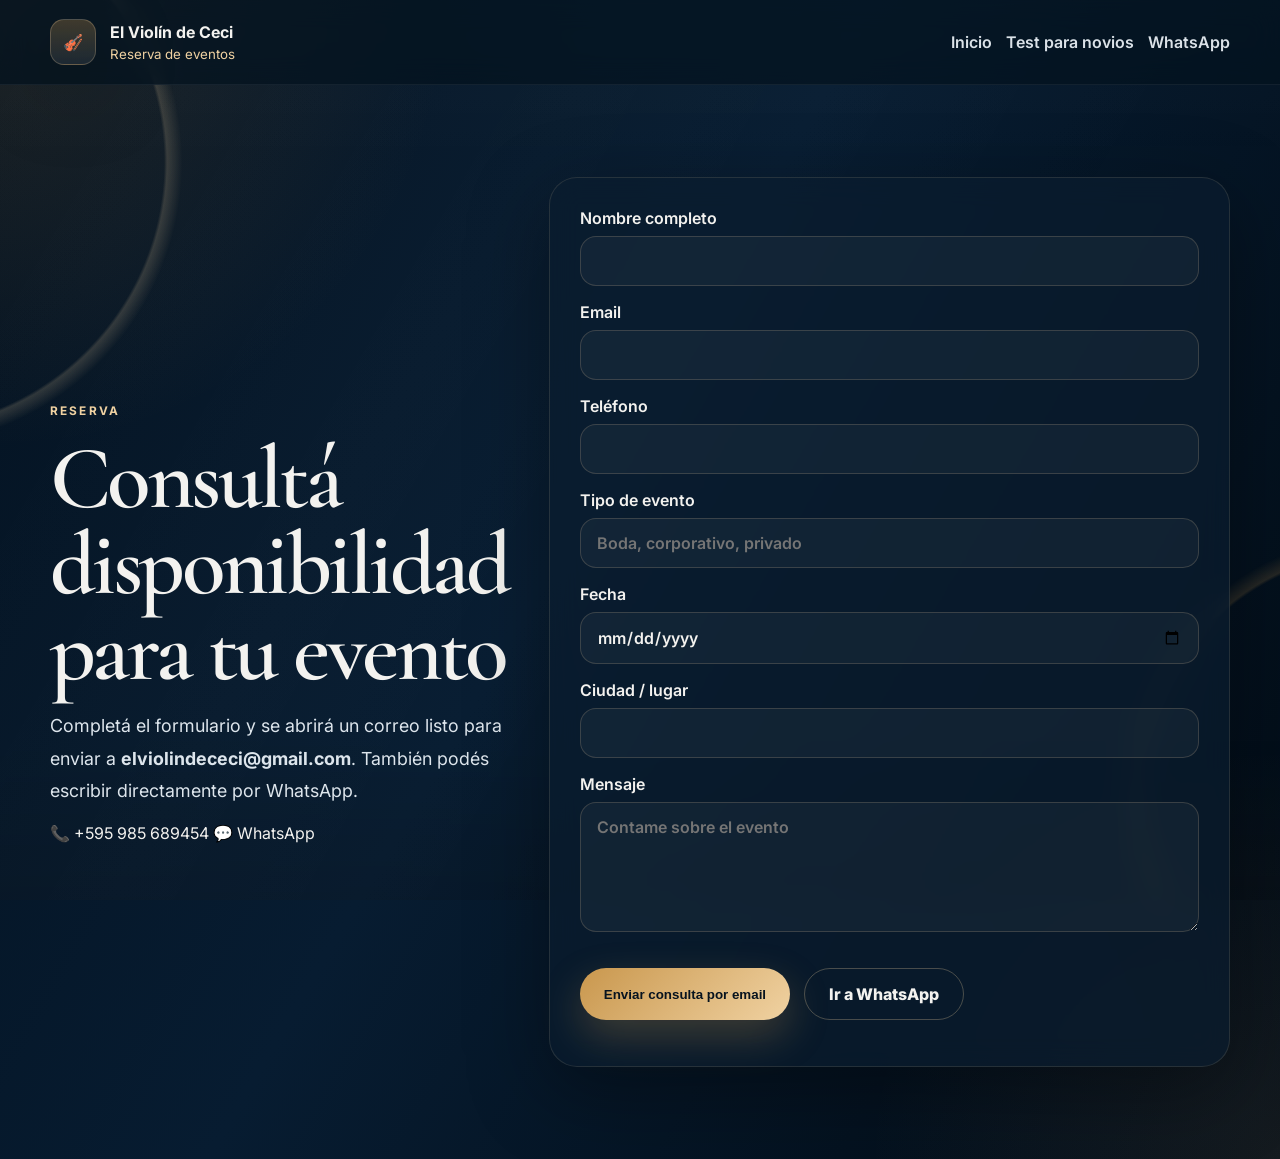
<file: booking/index.html>
<!doctype html>
<html lang="es">
<head>
  <meta charset="utf-8" />
  <meta name="viewport" content="width=device-width, initial-scale=1" />
  <title>Reservar — El Violín de Ceci</title>
  <link rel="preconnect" href="https://fonts.googleapis.com">
  <link rel="preconnect" href="https://fonts.gstatic.com" crossorigin>
  <link href="https://fonts.googleapis.com/css2?family=Cormorant+Garamond:wght@400;500;600;700&family=Inter:wght@400;500;600;700;800&display=swap" rel="stylesheet">
  <link rel="stylesheet" href="../style.css" />
</head>
<body>
  <header class="header">
    <div class="container nav">
      <a class="brand" href="../">
        <span class="brand-mark">🎻</span>
        <span><strong>El Violín de Ceci</strong><small>Reserva de eventos</small></span>
      </a>
      <nav class="nav-menu" style="display:flex">
        <a href="../">Inicio</a>
        <a href="../test/">Test para novios</a>
        <a href="https://wa.me/595985689454" target="_blank" rel="noopener">WhatsApp</a>
      </nav>
    </div>
  </header>

  <main>
    <section class="section">
      <div class="container split split-intro">
        <div>
          <p class="eyebrow">Reserva</p>
          <h1>Consultá disponibilidad para tu evento</h1>
          <p class="lead">Completá el formulario y se abrirá un correo listo para enviar a <strong>elviolindececi@gmail.com</strong>. También podés escribir directamente por WhatsApp.</p>
          <div class="contact-row">
            <a class="contact-pill" href="tel:+595985689454">📞 +595 985 689454</a>
            <a class="contact-pill" href="https://wa.me/595985689454" target="_blank" rel="noopener">💬 WhatsApp</a>
          </div>
        </div>
        <div class="info-card">
          <form id="bookingForm" class="booking-form">
            <label>Nombre completo<input required name="nombre" type="text"></label>
            <label>Email<input required name="email" type="email"></label>
            <label>Teléfono<input name="telefono" type="tel"></label>
            <label>Tipo de evento<input required name="tipo" type="text" placeholder="Boda, corporativo, privado"></label>
            <label>Fecha<input name="fecha" type="date"></label>
            <label>Ciudad / lugar<input name="lugar" type="text"></label>
            <label>Mensaje<textarea name="mensaje" rows="5" placeholder="Contame sobre el evento"></textarea></label>
            <div class="hero-actions">
              <button class="btn" type="submit">Enviar consulta por email</button>
              <a class="btn btn-ghost" href="https://wa.me/595985689454?text=Hola%20Ceci%2C%20quiero%20consultar%20disponibilidad%20para%20un%20evento." target="_blank" rel="noopener">Ir a WhatsApp</a>
            </div>
          </form>
        </div>
      </div>
    </section>
  </main>

  <script>
    document.getElementById('bookingForm').addEventListener('submit', function (event) {
      event.preventDefault();
      const data = new FormData(event.target);
      const subject = encodeURIComponent(`Consulta de reserva - ${data.get('nombre')}`);
      const body = encodeURIComponent(
`Nombre: ${data.get('nombre')}
Email: ${data.get('email')}
Teléfono: ${data.get('telefono')}
Tipo de evento: ${data.get('tipo')}
Fecha: ${data.get('fecha')}
Lugar: ${data.get('lugar')}

Mensaje:
${data.get('mensaje')}`);
      window.location.href = `mailto:elviolindececi@gmail.com?subject=${subject}&body=${body}`;
    });
  </script>

  <style>
    .booking-form{display:grid;gap:16px}
    .booking-form label{display:grid;gap:8px;color:var(--text);font-weight:600}
    .booking-form input,.booking-form textarea{
      width:100%;border-radius:16px;border:1px solid rgba(240,210,162,.18);background:rgba(255,255,255,.04);
      color:var(--text);padding:14px 16px;font:inherit
    }
  </style>
</body>
</html>
</file>
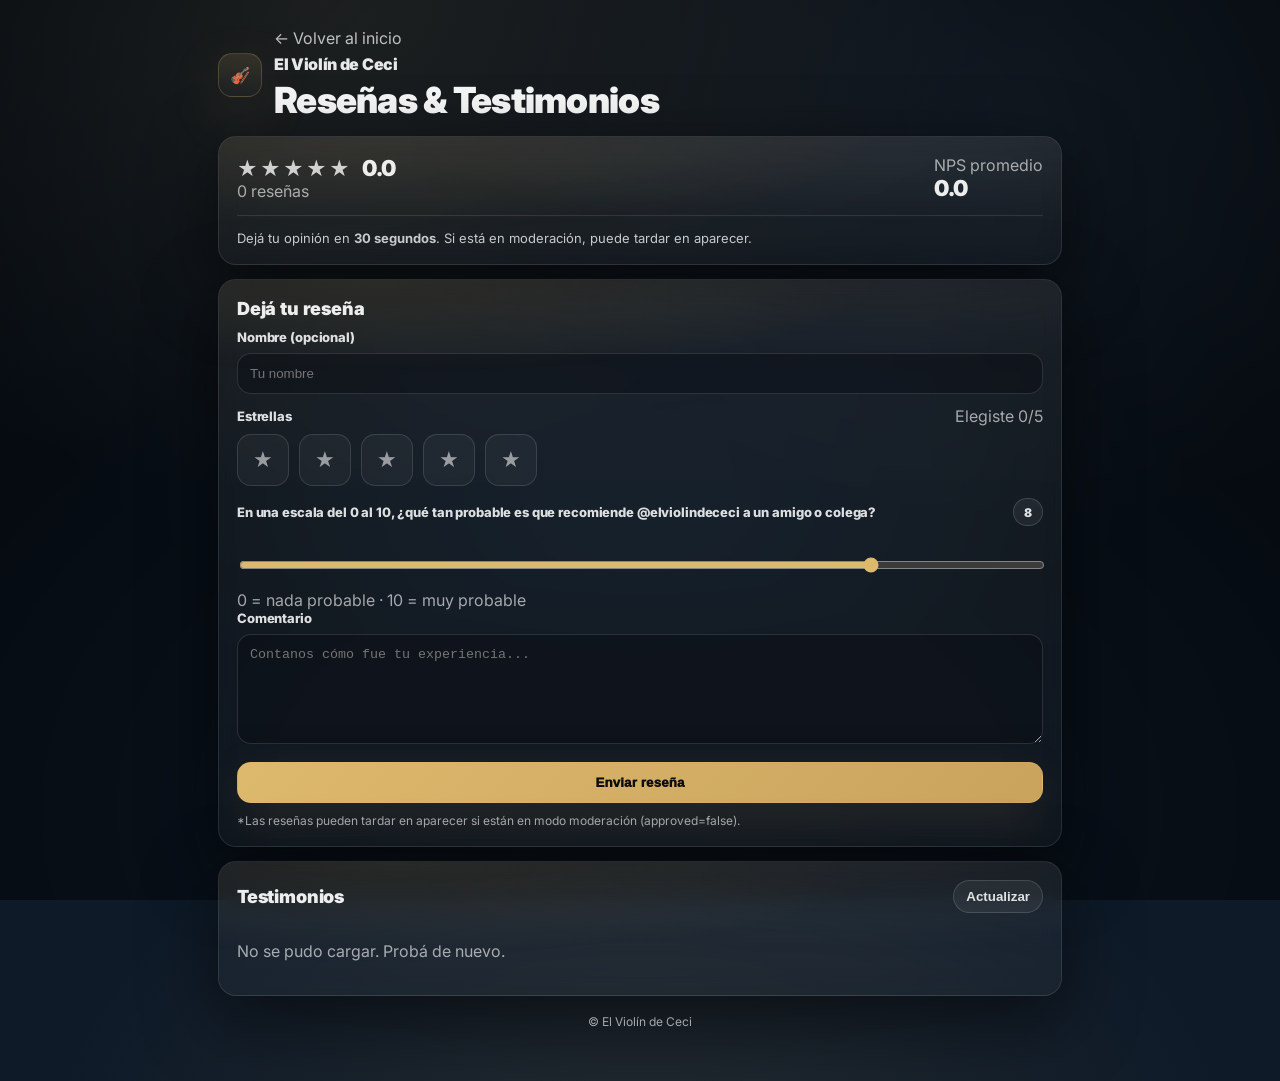
<file: reviews/index.html>
<!doctype html>
<html lang="es">
<head>
  <meta charset="utf-8" />
  <meta name="viewport" content="width=device-width, initial-scale=1" />
  <title>Reseñas — El Violín de Ceci</title>

  <!-- Tipografía premium -->
  <link rel="preconnect" href="https://fonts.googleapis.com">
  <link rel="preconnect" href="https://fonts.gstatic.com" crossorigin>
  <link href="https://fonts.googleapis.com/css2?family=Inter:wght@400;500;600;700;800;900&display=swap" rel="stylesheet">

  <!-- Subí el número para evitar caché -->
  <link rel="stylesheet" href="style.css?v=11" />
</head>
<body>
  <main class="wrap">
    <header class="top">
      <div class="brandRow">
        <div class="logo" aria-hidden="true">🎻</div>
        <div class="brandText">
          <a href="../" style="display:inline-block;margin-bottom:6px;text-decoration:none;color:rgba(255,255,255,.72)">← Volver al inicio</a>
          <div class="brandName">El Violín de Ceci</div>
          <div class="brandSub">Reseñas &amp; Testimonios</div>
        </div>
      </div>
    </header>

    <section class="card">
      <div class="cardGlow" aria-hidden="true"></div>

      <div class="summary">
        <div class="summaryLeft">
          <div class="starsLine">
            <span id="starsText" class="starsText" aria-hidden="true">★★★★★</span>
            <span id="avgStars" class="avg">0.0</span>
          </div>
          <div class="muted"><span id="countReviews">0</span> reseñas</div>
        </div>

        <div class="summaryRight">
          <div class="muted">NPS promedio</div>
          <div id="avgNps" class="nps">0.0</div>
        </div>
      </div>

      <div class="divider"></div>

      <div class="hint">
        Dejá tu opinión en <strong>30 segundos</strong>. Si está en moderación, puede tardar en aparecer.
      </div>
    </section>

    <section class="card">
      <div class="cardGlow" aria-hidden="true"></div>

      <div class="cardTitleRow">
        <h2>Dejá tu reseña</h2>
      </div>

      <form id="reviewForm" class="form" autocomplete="off">
        <label class="field">
          <span class="label">Nombre (opcional)</span>
          <input id="name" type="text" placeholder="Tu nombre" />
        </label>

        <div class="field">
          <div class="labelRow">
            <span class="label">Estrellas</span>
            <span class="muted" id="pickedStars">Elegiste 0/5</span>
          </div>

          <div class="starPicker" id="starPicker" aria-label="Seleccionar estrellas">
            <button type="button" class="starBtn" data-value="1" aria-label="1 estrella">★</button>
            <button type="button" class="starBtn" data-value="2" aria-label="2 estrellas">★</button>
            <button type="button" class="starBtn" data-value="3" aria-label="3 estrellas">★</button>
            <button type="button" class="starBtn" data-value="4" aria-label="4 estrellas">★</button>
            <button type="button" class="starBtn" data-value="5" aria-label="5 estrellas">★</button>
          </div>

          <input type="hidden" id="stars" value="0" />
        </div>

        <div class="field">
          <div class="labelRow">
            <span class="label">En una escala del 0 al 10, ¿qué tan probable es que recomiende @elviolindececi a un amigo o colega?</span>
            <span class="pill pillSoft" id="npsVal">8</span>
          </div>
          <input id="nps" class="range" type="range" min="0" max="10" step="1" value="8" />
          <div class="muted">0 = nada probable · 10 = muy probable</div>
        </div>

        <label class="field">
          <span class="label">Comentario</span>
          <textarea id="comment" rows="4" placeholder="Contanos cómo fue tu experiencia..."></textarea>
        </label>

        <button id="submitBtn" class="btn" type="submit">
          Enviar reseña
        </button>

        <p class="fineprint">
          *Las reseñas pueden tardar en aparecer si están en modo moderación (approved=false).
        </p>
      </form>
    </section>

    <section class="card">
      <div class="cardGlow" aria-hidden="true"></div>

      <div class="cardTitleRow">
        <h2>Testimonios</h2>
        <button id="refreshBtn" class="btnGhost" type="button">Actualizar</button>
      </div>

      <div id="list" class="list"></div>
    </section>

    <footer class="footer">
      <span class="muted">© El Violín de Ceci</span>
    </footer>
  </main>

  <!-- tu JS actual -->
  <script src="app.js?v=11"></script>
</body>
</html>
</file>
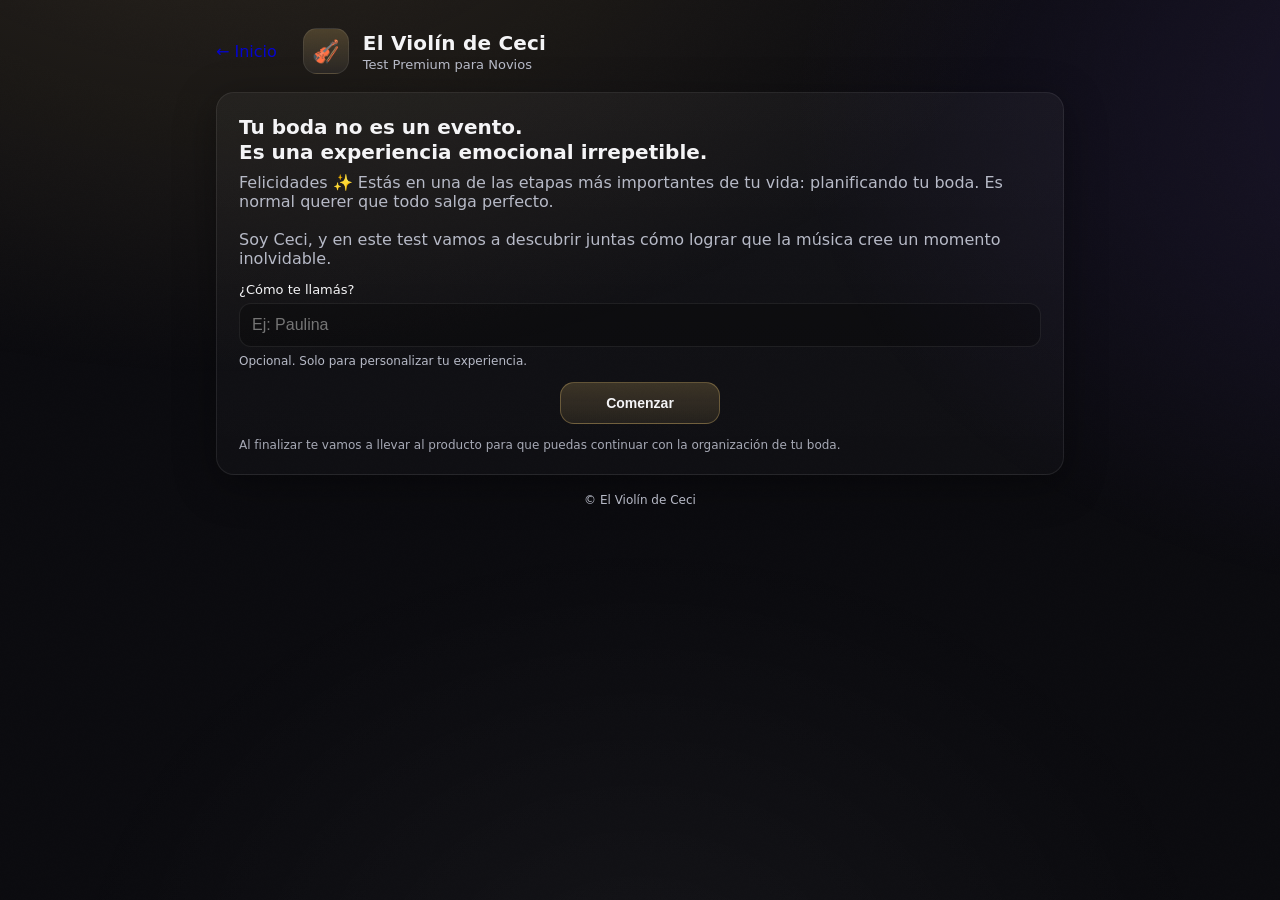
<file: test/index.html>
<!doctype html>
<html lang="es">
<head>
  <meta charset="utf-8" />
  <meta name="viewport" content="width=device-width, initial-scale=1" />
  <title>El Violín de Ceci — Test para Novios</title>

  <!-- Google Analytics -->
  <script async src="https://www.googletagmanager.com/gtag/js?id=G-HW5H8V2SRT"></script>
  <script>
    window.dataLayer = window.dataLayer || [];
    function gtag(){dataLayer.push(arguments);}
    gtag('js', new Date());
    gtag('config', 'G-HW5H8V2SRT');
  </script>

  <link rel="stylesheet" href="style.css?v=14" />
</head>

<body>
  <main class="wrap">
    <header class="brand">
      <a href="../" style="margin-right:12px;text-decoration:none;opacity:.85">← Inicio</a>
      <div class="logo" aria-hidden="true">🎻</div>
      <div>
        <h1>El Violín de Ceci</h1>
        <p class="subtitle">Test Premium para Novios</p>
      </div>
    </header>

    <!-- INTRO -->
    <section class="card screen" id="screen-intro">
      <h2>Tu boda no es un evento.<br/>Es una experiencia emocional irrepetible.</h2>

      <p class="muted" style="margin-top:8px;">
        Felicidades ✨ Estás en una de las etapas más importantes de tu vida: planificando tu boda.
        Es normal querer que todo salga perfecto.
        <br/><br/>
        Soy Ceci, y en este test vamos a descubrir juntas cómo lograr que la música cree un momento inolvidable.
      </p>

      <div class="form" style="margin-top:14px;">
        <div class="field">
          <label for="nombre_intro">¿Cómo te llamás?</label>
          <input id="nombre_intro" type="text" placeholder="Ej: Paulina" autocomplete="given-name" />
          <small>Opcional. Solo para personalizar tu experiencia.</small>
        </div>
      </div>

      <div class="cta-row">
        <button class="btn primary" id="btn-start" type="button">Comenzar</button>
      </div>

      <p class="fineprint">Al finalizar te vamos a llevar al producto para que puedas continuar con la organización de tu boda.</p>
    </section>

    <!-- QUIZ -->
    <section class="card screen hidden" id="screen-quiz" aria-live="polite" hidden>
      <div class="progress" aria-label="Progreso del test">
        <div class="bar" id="quiz-bar" style="width:0%"></div>
      </div>

      <div class="quiz-head">
        <h2 id="q-title">Pregunta</h2>
        <p class="muted" id="q-count">1 de 9</p>
      </div>

      <p class="muted" id="quiz-greeting"></p>
      <p class="muted" id="q-hint">Elegí una opción para habilitar “Siguiente”.</p>

      <div id="q-options" class="options" role="group" aria-label="Opciones" aria-describedby="q-hint"></div>

      <div class="cta-row split stack quiz-actions">
        <button class="btn ghost" id="btn-prev" type="button" disabled>Volver</button>
        <button class="btn primary" id="btn-next" type="button" disabled>Siguiente</button>
      </div>
    </section>

    <!-- FORM FINAL -->
    <section class="card screen hidden" id="screen-lead" hidden>
      <div class="progress" aria-label="Paso final">
        <div class="bar" style="width: 92%"></div>
      </div>

      <h2>Último paso para continuar</h2>
      <p class="muted">Completá estos datos y te llevamos al producto de Ceci para continuar.</p>

      <form id="lead-form" class="form" novalidate>
        <div class="field">
          <label for="nombre">Nombre y apellido <span class="req">*</span></label>
          <input id="nombre" name="nombre" type="text" placeholder="Ej: Cecilia Lezcano" autocomplete="name" required />
        </div>

        <div class="field">
          <label for="telefono">Teléfono <span class="req">*</span></label>
          <input id="telefono" name="telefono" type="tel" placeholder="Ej: 0985 689 454"
                 autocomplete="tel" inputmode="tel" required />
          <small>Solo lo utilizamos para enviar información personalizada sobre su experiencia musical.</small>
        </div>

        <div class="field">
          <label for="email">Email (opcional)</label>
          <input id="email" name="email" type="email" placeholder="Ej: paulina@gmail.com" autocomplete="email" inputmode="email" />
        </div>

        <div class="field">
          <label for="fecha_boda">Fecha de la boda <span class="req">*</span></label>
          <input id="fecha_boda" name="fecha_boda" type="date" required />
        </div>

        <div class="field">
          <label for="venue">¿Dónde será tu venue? <span class="req">*</span></label>
          <input
            id="venue"
            name="venue"
            type="text"
            list="venue-options"
            placeholder="Escribí o elegí tu venue"
            autocomplete="off"
            required
          />
          <datalist id="venue-options">
            <option value="Bellagio"></option>
            <option value="Bissini"></option>
            <option value="Casa 1927"></option>
            <option value="Casa Corbellani"></option>
            <option value="Casa Puente"></option>
            <option value="Castillo"></option>
            <option value="Castillo Remanso"></option>
            <option value="Costa del Lago"></option>
            <option value="Es Vedra"></option>
            <option value="Foz"></option>
            <option value="Isabella"></option>
            <option value="La Glorieta"></option>
            <option value="La Isabella"></option>
            <option value="La Riviere"></option>
            <option value="La Roche Eventos"></option>
            <option value="Las Takuaras"></option>
            <option value="Las Ventanas"></option>
            <option value="Mantra"></option>
            <option value="Mantra Salon Boutique"></option>
            <option value="Paraná Country Club"></option>
            <option value="Puerto Liebig"></option>
            <option value="Royal"></option>
            <option value="Royal eventos"></option>
            <option value="Rusticana"></option>
            <option value="Rusticana Eventos"></option>
            <option value="Soir"></option>
            <option value="Soir Eventos"></option>
            <option value="Talleryrand"></option>
            <option value="Talleryrand Costanera"></option>
            <option value="Tiam Eventos"></option>
            <option value="Villa Jardin"></option>
            <option value="Villa Maria"></option>
            <option value="Vista Verde"></option>
          </datalist>

          <small class="venue-note">
            Escribí el nombre de tu venue. Si está en la lista, se va a sugerir automáticamente; si no, podés dejarlo escrito manualmente.
          </small>
        </div>

        <div class="field">
          <label for="invitados">Cantidad aproximada de invitados <span class="req">*</span></label>
          <select id="invitados" name="invitados" required>
            <option value="" selected disabled>Elegí una opción</option>
            <option>Menos de 80</option>
            <option>80 – 150</option>
            <option>150 – 250</option>
            <option>Más de 250</option>
          </select>
        </div>

        <div class="cta-row split stack">
          <button class="btn ghost" id="btn-back-to-quiz" type="button">Volver al test</button>
          <button class="btn primary" id="btn-show-results" type="submit">Accede a la experiencia</button>
        </div>

        <p class="fineprint"><span class="req">*</span> Campos obligatorios.</p>
      </form>
    </section>

    <!-- RESULT -->
    <section class="card screen hidden" id="screen-result" hidden>
      <div class="progress" aria-label="Progreso final">
        <div class="bar" style="width: 100%"></div>
      </div>

      <h2 id="result-title">Tu resultado</h2>
      <p class="muted" id="result-subtitle"></p>

      <div class="result-box" id="result-brief"></div>

      <div class="result-box result-music" id="result-music-box">
        <div class="music-kicker">🎻 Imaginá este momento…</div>
        <h3 id="result-music-title">Así podría sonar tu entrada</h3>
        <p class="muted result-music-copy" id="result-music-copy">
          Estás a punto de caminar hacia el altar. Tus invitados se ponen de pie. El violín comienza a sonar…
        </p>

        <audio id="result-audio" controls preload="metadata">
          Tu navegador no soporta audio HTML5.
        </audio>

        <p class="fineprint" id="result-audio-nowplaying">Tema sugerido para su entrada.</p>

        <div class="cta-row">
          <a class="btn primary" id="btn-playlist-calendly"
             href="https://calendly.com/elviolindececi/30min"
             target="_blank" rel="noopener">
            Escuchar el setlist musical completo
          </a>
        </div>
      </div>

      <div class="cta-row">
        <button class="btn ghost" id="btn-toggle-details" type="button">Ver análisis completo</button>
      </div>

      <div class="result-box hidden" id="result-details" hidden></div>

      <div class="cta-row split stack">
        <button class="btn ghost" id="btn-retry" type="button">Volver a hacer el test</button>

        <a class="btn ghost" id="btn-ig"
           href="https://www.instagram.com/elviolindececi/"
           target="_blank" rel="noopener">
          Seguir en Instagram
        </a>

        <a class="btn primary" id="btn-calendly"
           href="https://calendly.com/elviolindececi/30min"
           target="_blank" rel="noopener">
          🎻 Agendá tu reunión privada con Ceci
        </a>

        <a class="btn ghost" id="btn-wa"
           href="https://wa.me/595985689454"
           target="_blank" rel="noopener">
          Prefiero escribir por WhatsApp
        </a>
      </div>

      <p class="fineprint">
        Si quieren, pueden enviarnos sus canciones favoritas y diseñamos un repertorio personalizado.
      </p>
    </section>

    <footer class="foot">
      <span>© El Violín de Ceci</span>
    </footer>
  </main>

  <script src="app.js?v=14" defer></script>
</body>
</html>
</file>
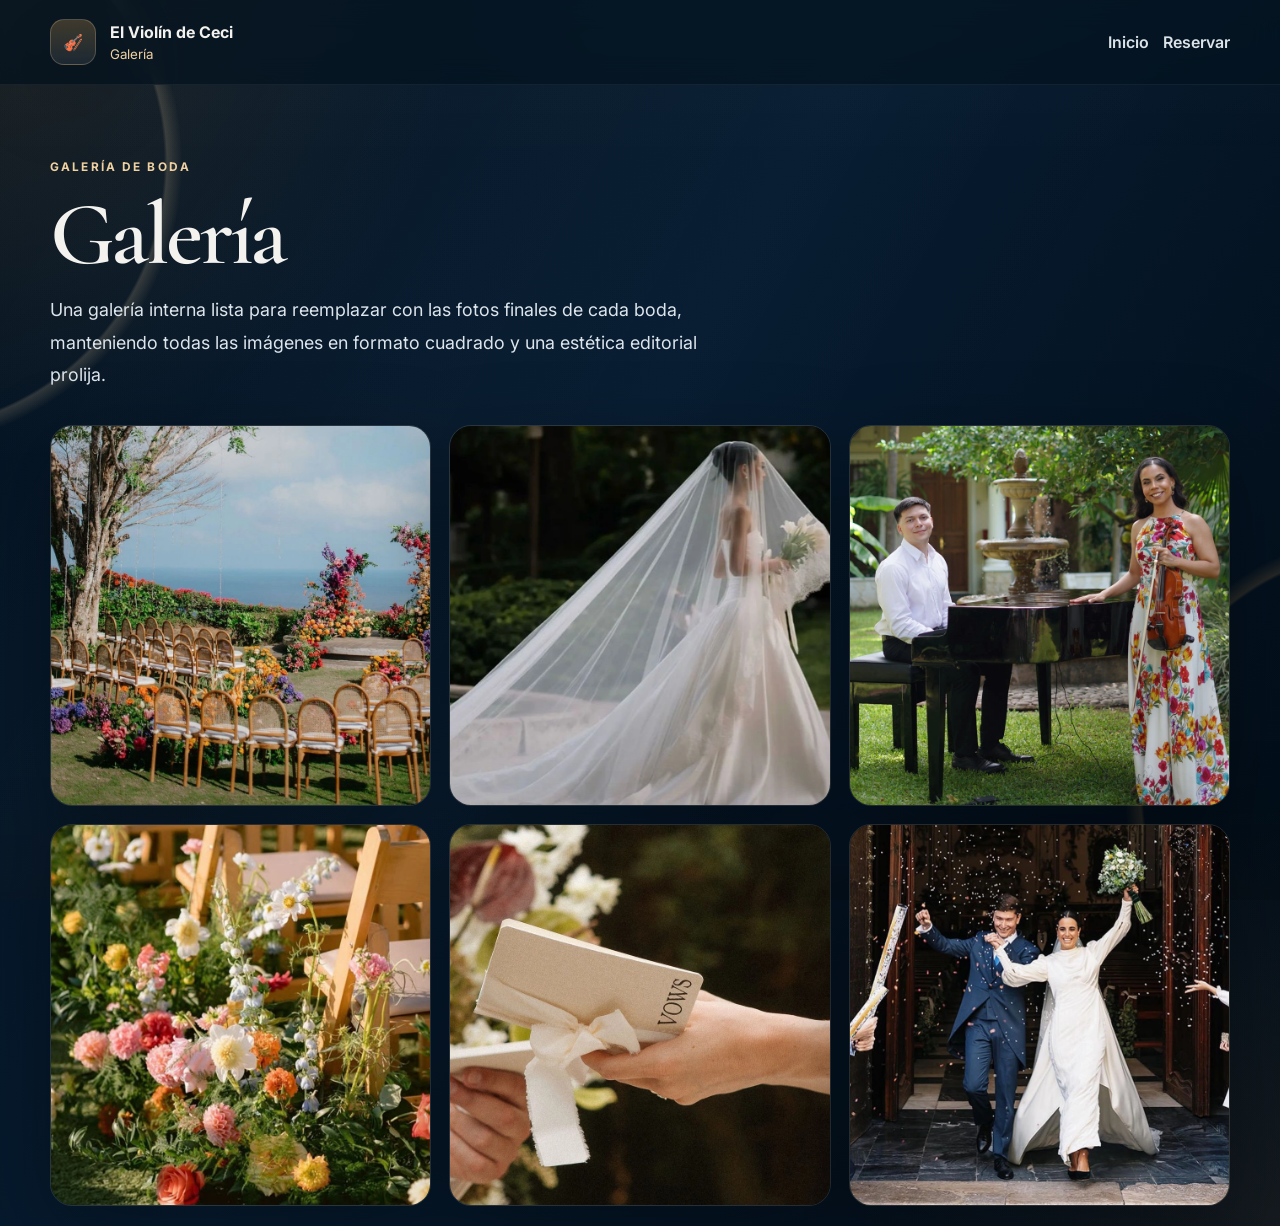
<file: bodas/ana-jose/index.html>
<!doctype html>
<html lang="es">
<head>
  <meta charset="utf-8" />
  <meta name="viewport" content="width=device-width, initial-scale=1" />
  <title>Galería — El Violín de Ceci</title>
  <link rel="preconnect" href="https://fonts.googleapis.com">
  <link rel="preconnect" href="https://fonts.gstatic.com" crossorigin>
  <link href="https://fonts.googleapis.com/css2?family=Cormorant+Garamond:wght@400;500;600;700&family=Inter:wght@400;500;600;700;800&display=swap" rel="stylesheet">
  <link rel="stylesheet" href="../../style.css" />
  <style>
    .album-hero{padding:72px 0 20px}
    .album-grid{display:grid;grid-template-columns:repeat(3,1fr);gap:18px}
    .album-grid img{width:100%;aspect-ratio:1/1;object-fit:cover;border-radius:22px;border:1px solid rgba(240,210,162,.14);box-shadow:var(--shadow)}
    .album-copy{max-width:760px;margin-bottom:34px}
    @media (max-width: 900px){.album-grid{grid-template-columns:1fr}}
  </style>
</head>
<body>
  <header class="header">
    <div class="container nav">
      <a class="brand" href="../../">
        <span class="brand-mark">🎻</span>
        <span><strong>El Violín de Ceci</strong><small>Galería</small></span>
      </a>
      <nav class="nav-menu" style="display:flex">
        <a href="../../">Inicio</a>
        <a href="../../booking/">Reservar</a>
      </nav>
    </div>
  </header>

  <main>
    <section class="section album-hero">
      <div class="container">
        <div class="album-copy">
          <p class="eyebrow">Galería de boda</p>
          <h1 class="album-title">Historia real</h1>
          <p class="lead">Una galería interna lista para reemplazar con las fotos finales de cada boda, manteniendo todas las imágenes en formato cuadrado y una estética editorial prolija.</p>
        </div>
        <div class="album-grid">
          <img src="../../assets/fotos/ceremonia-boda-aire-libre.webp" alt="Ceremonia al aire libre">
          <img src="../../assets/fotos/entrada-novia-violin.webp" alt="Entrada de la novia">
          <img src="../../assets/fotos/duo-violin-piano-boda.webp" alt="Dúo de violín y piano">
          <img src="../../assets/fotos/detalle-ceremonia-musica.webp" alt="Detalle de la ceremonia">
          <img src="../../assets/fotos/votos-boda-musica-en-vivo.webp" alt="Momento de votos">
          <img src="../../assets/fotos/salida-novios-musica-violin.webp" alt="Salida de los novios">
        </div>
      </div>
    </section>
  </main>

  <script>
    const titles = {
      'carlos-leticia': 'Carlos & Leticia',
      'ana-jose': 'Ana & José',
      'maria-diego': 'María & Diego'
    };
    const slug = location.pathname.split('/').filter(Boolean).slice(-1)[0];
    const title = titles[slug] || 'Galería';
    document.querySelector('.album-title').textContent = title;
    document.title = `${title} — El Violín de Ceci`;
  </script>
</body>
</html>
</file>
<file: style.css>
:root{
  --navy:#061b2d;
  --navy-deep:#020d18;
  --navy-soft:#0b2238;
  --gold:#c9974d;
  --gold-light:#f0d2a2;
  --text:#f3f2ef;
  --muted:#c7d0d9;
  --line:rgba(255,255,255,.08);
  --card:rgba(10,28,46,.72);
  --card-strong:rgba(8,24,40,.9);
  --shadow:0 24px 80px rgba(0,0,0,.35);
  --radius:28px;
}

*{box-sizing:border-box}
html{scroll-behavior:smooth}
body{
  margin:0;
  color:var(--text);
  background:
    radial-gradient(circle at top left, rgba(201,151,77,.14), transparent 26%),
    radial-gradient(circle at bottom right, rgba(240,210,162,.08), transparent 24%),
    linear-gradient(120deg, #03111f 0%, #071c31 45%, #020b14 100%);
  font-family:Inter,system-ui,sans-serif;
  overflow-x:hidden;
}
body::before{
  content:"";
  position:fixed;
  inset:0;
  pointer-events:none;
  background:
    linear-gradient(120deg, transparent 0%, rgba(255,255,255,.02) 35%, transparent 70%),
    linear-gradient(180deg, rgba(255,255,255,.02), transparent 18%, transparent 82%, rgba(0,0,0,.12));
  z-index:0;
}
body::after{
  content:"";
  position:fixed;
  inset:0;
  pointer-events:none;
  background:
    radial-gradient(circle at -8% 18%, transparent 0 17%, rgba(240,210,162,.95) 17.2%, transparent 18.2%),
    radial-gradient(circle at 108% 88%, transparent 0 15%, rgba(201,151,77,.95) 15.2%, transparent 16.2%);
  opacity:.18;
  z-index:0;
}
img{max-width:100%;display:block}
a{text-decoration:none;color:inherit}
.container{width:min(1180px,calc(100% - 40px));margin:0 auto;position:relative;z-index:1}
.section{padding:92px 0;position:relative;z-index:1}
.section-soft{background:linear-gradient(180deg, rgba(255,255,255,.02), rgba(255,255,255,.01));backdrop-filter:blur(6px)}
.eyebrow{text-transform:uppercase;letter-spacing:.18em;font-size:.74rem;color:var(--gold-light);margin:0 0 14px;font-weight:700}
h1,h2,h3{font-family:"Cormorant Garamond",Georgia,serif;line-height:.96;margin:0 0 16px;font-weight:600;color:var(--text)}
h1{font-size:clamp(3.2rem,7vw,5.9rem);letter-spacing:-.04em}
h2{font-size:clamp(2.5rem,5vw,4.2rem);letter-spacing:-.03em}
h3{font-size:clamp(1.7rem,3vw,2.3rem)}
p{margin:0 0 16px;color:var(--muted);font-size:1.02rem;line-height:1.8}
ul{margin:0;padding-left:22px;color:#dbe3ea;line-height:1.9}
.lead{font-size:1.12rem;max-width:60ch;color:#dde5ec}

.header{position:sticky;top:0;z-index:30;backdrop-filter:blur(14px);background:rgba(4,18,31,.72);border-bottom:1px solid rgba(255,255,255,.06)}
.nav{display:flex;align-items:center;justify-content:space-between;gap:18px;min-height:84px}
.brand{display:flex;align-items:center;gap:14px}
.brand strong{display:block;font-size:1rem;color:var(--text)}
.brand small{display:block;color:var(--gold-light);margin-top:4px}
.brand-mark{width:46px;height:46px;border-radius:14px;display:grid;place-items:center;background:linear-gradient(180deg, rgba(201,151,77,.28), rgba(255,255,255,.08));border:1px solid rgba(240,210,162,.24);box-shadow:var(--shadow)}
.nav-menu{display:flex;align-items:center;gap:14px;flex-wrap:wrap}
.nav-menu a{color:#dbe2e8;font-weight:600}
.nav-menu a:hover{color:var(--gold-light)}
.nav-toggle{display:none}

.btn{display:inline-flex;align-items:center;justify-content:center;gap:10px;border:none;padding:15px 24px;border-radius:999px;cursor:pointer;background:linear-gradient(135deg,var(--gold),var(--gold-light));color:#07131f;font-weight:800;box-shadow:0 16px 40px rgba(201,151,77,.28);transition:transform .2s ease, box-shadow .2s ease, border-color .2s ease}
.btn:hover{transform:translateY(-2px);box-shadow:0 20px 48px rgba(201,151,77,.34)}
.btn-ghost,.btn-outline{background:transparent;color:var(--text);border:1px solid rgba(240,210,162,.28);box-shadow:none}
.btn-ghost:hover,.btn-outline:hover{border-color:rgba(240,210,162,.5);background:rgba(255,255,255,.03)}
.btn-small{padding:12px 18px;font-size:.95rem}

.hero{padding:68px 0 52px}
.hero-grid{display:grid;grid-template-columns:1.02fr .98fr;gap:52px;align-items:center}
.hero-actions{display:flex;gap:14px;flex-wrap:wrap;margin:20px 0 16px}
.micro-pills{display:flex;gap:10px;flex-wrap:wrap}
.micro-pills span{display:inline-flex;align-items:center;justify-content:center;padding:7px 12px;border-radius:999px;border:1px solid rgba(240,210,162,.14);background:rgba(255,255,255,.04);color:#d7e0e8;font-size:.82rem;backdrop-filter:blur(8px)}
.micro-pills{margin-top:6px}
.micro-pills span{font-size:.82rem;padding:7px 12px;color:#d7e0e8}

.hero-frame{position:relative;min-height:700px;border-radius:36px;overflow:hidden;box-shadow:var(--shadow);border:1px solid rgba(240,210,162,.18);background:#081625}
.hero-frame::before{content:"";position:absolute;inset:0;z-index:1;background:linear-gradient(180deg, rgba(0,0,0,.08), rgba(0,0,0,.28))}
.hero-frame::after{content:"";position:absolute;inset:0;z-index:2;background:linear-gradient(120deg, transparent 0%, rgba(255,255,255,.04) 40%, transparent 64%);mix-blend-mode:screen;opacity:.45;pointer-events:none}
.media-cover{position:absolute;inset:0;width:100%;height:100%;object-fit:cover}
.scene-card{position:absolute;left:28px;right:28px;bottom:22px;padding:28px;border-radius:28px;background:rgba(5,18,31,.48);color:#f8f4ee;backdrop-filter:blur(14px);border:1px solid rgba(240,210,162,.18);z-index:3}
.scene-card h2{font-size:clamp(1.8rem,3vw,2.8rem);margin-bottom:0}
.scene-kicker{display:block;margin-bottom:12px;letter-spacing:.15em;text-transform:uppercase;font-size:.72rem;color:var(--gold-light);opacity:.95}

.split{display:grid;gap:40px;align-items:center}
.split-intro{grid-template-columns:.8fr 1.2fr}
.about-ceci{padding-top:40px}
.about-grid{display:grid;grid-template-columns:.94fr 1.06fr;gap:42px;align-items:center}
.about-photo img{width:100%;aspect-ratio:4/5;object-fit:cover;border-radius:28px;border:1px solid rgba(240,210,162,.14);box-shadow:var(--shadow)}
.about-copy{max-width:62ch}
.about-copy h2{max-width:12ch}
.about-copy p strong{color:var(--text)}
.section-heading{max-width:820px;margin:0 auto 42px;text-align:center}
.cards-grid{display:grid;grid-template-columns:repeat(3,1fr);gap:20px;align-items:stretch}
.timeline-card,.info-card,.quote-card,.cta-band-box,.final-box,.award-box,.blog-box{background:var(--card);border:1px solid rgba(240,210,162,.12);border-radius:var(--radius);box-shadow:var(--shadow);backdrop-filter:blur(14px)}
.info-card,.quote-card{padding:30px}
.card-tag{display:inline-flex;padding:7px 12px;border-radius:999px;font-size:.8rem;color:var(--gold-light);margin-bottom:14px;border:1px solid rgba(240,210,162,.2);background:rgba(255,255,255,.04)}
.featured-card{background:linear-gradient(180deg, rgba(30,40,50,.88), rgba(8,24,40,.96));border-color:rgba(240,210,162,.2)}
.format-card{transition:transform .35s ease, box-shadow .35s ease, border-color .35s ease;transform-origin:center center}
.formats-grid:hover .format-card{transform:scale(.98)}
.format-card:hover{transform:scale(1.06) translateY(-8px);z-index:5;border-color:rgba(240,210,162,.3);box-shadow:0 28px 80px rgba(0,0,0,.42)}

.cta-band{padding-top:12px}
.cta-band-box,.final-box,.blog-box{padding:38px 42px;display:flex;gap:22px;align-items:center;justify-content:space-between}

.wedding-grid{display:grid;grid-template-columns:repeat(3,minmax(0,1fr));gap:24px}
.wedding-card{display:block;background:var(--card);border:1px solid rgba(240,210,162,.12);border-radius:28px;overflow:hidden;box-shadow:var(--shadow);transition:transform .24s ease,border-color .24s ease}
.wedding-card:hover{transform:translateY(-6px);border-color:rgba(240,210,162,.3)}
.wedding-grid-square{gap:20px}
.wedding-card-square{position:relative;aspect-ratio:1 / 1;border-radius:24px;overflow:hidden}
.wedding-card-square img{width:100%;height:100%;display:block;object-fit:cover}
.wedding-card-square::after{content:"";position:absolute;inset:0;background:linear-gradient(180deg, rgba(0,0,0,0) 52%, rgba(0,0,0,.68) 100%);pointer-events:none}
.wedding-overlay{position:absolute;left:18px;right:18px;bottom:16px;z-index:2}
.wedding-overlay h3{margin:0;font-family:Inter,system-ui,sans-serif;font-size:1rem;font-weight:800;line-height:1.2;color:#fff;text-shadow:0 2px 14px rgba(0,0,0,.45)}
.wedding-card-copy{padding:18px 20px 22px}
.wedding-card-copy p{margin:0;font-size:.94rem;line-height:1.6}

.news-list{display:grid;gap:18px;max-width:1080px;margin:0 auto}
.news-card{display:grid;grid-template-columns:220px 1fr;gap:26px;align-items:center;padding:14px 0;border-bottom:1px solid rgba(255,255,255,.08)}
.news-card:last-child{border-bottom:none}
.news-card img{width:220px;height:148px;object-fit:cover;border-radius:8px;justify-self:start}
.news-tag{display:block;color:#eabf7b;font-weight:800;letter-spacing:.14em;font-size:.74rem;margin-bottom:12px}
.news-content h3{font-size:clamp(1.8rem,2.5vw,2.8rem);line-height:1.08;margin-bottom:10px}
.news-content p{max-width:58ch;margin:0;color:#d8e0e6}

.award-box{text-align:center;padding:44px 36px}

.testimonials-grid .quote-card p{color:var(--text);font-size:1.08rem}
.center{text-align:center;margin-top:30px}
.final-cta{padding-top:32px}
.center-actions{justify-content:center}

.whatsapp-float{position:fixed;right:24px;bottom:24px;width:58px;height:58px;border-radius:50%;display:grid;place-items:center;background:linear-gradient(135deg,var(--gold),var(--gold-light));color:#081321;font-size:1.5rem;font-weight:800;box-shadow:0 16px 40px rgba(201,151,77,.35);z-index:50}
.footer{padding:34px 0 50px;border-top:1px solid rgba(240,210,162,.08);position:relative;z-index:1}
.footer-grid{display:flex;justify-content:space-between;gap:24px;align-items:flex-start}
.footer-grid strong{color:var(--text)}
.footer-links{display:grid;gap:10px;justify-items:end}
.footer-links a{color:var(--muted)}
.footer-links a:hover{color:var(--gold-light)}

.reveal{opacity:0;transform:translateY(24px);transition:opacity .7s ease, transform .7s ease}
.reveal.visible{opacity:1;transform:translateY(0)}
.delay-1{transition-delay:.12s}
.delay-2{transition-delay:.24s}

@media (max-width: 1100px){
  .hero-grid{grid-template-columns:1fr}
  .hero-frame{min-height:560px}
}
@media (max-width: 960px){
  .split-intro,.cards-grid,.wedding-grid,.about-grid{grid-template-columns:1fr}
  .formats-grid:hover .format-card{transform:none}
  .format-card:hover{transform:translateY(-4px)}
  .news-card{grid-template-columns:1fr;gap:18px}
  .news-card img{width:100%;height:auto;aspect-ratio:16/10}
  .cta-band-box,.final-box,.blog-box,.footer-grid{flex-direction:column;align-items:flex-start}
  .footer-links{justify-items:start}
}
@media (max-width: 760px){
  .nav{min-height:74px}
  .nav-toggle{display:inline-flex;border:1px solid rgba(240,210,162,.16);background:rgba(255,255,255,.05);color:var(--text);border-radius:999px;padding:11px 16px;font-weight:700}
  .nav-menu{position:absolute;top:82px;left:20px;right:20px;display:none;padding:16px;flex-direction:column;align-items:flex-start;flex-wrap:nowrap;background:rgba(6,27,45,.95);border:1px solid rgba(240,210,162,.14);border-radius:24px;box-shadow:var(--shadow);z-index:30}
  .nav-menu.open{display:flex}
  h1{font-size:clamp(2.7rem,14vw,4.3rem)}
  .section{padding:72px 0}
  .hero{padding-top:40px}
  .hero-frame{min-height:420px}
  .scene-card{left:18px;right:18px;bottom:18px;padding:22px}
  .news-content h3{font-size:2rem}
}
@media (prefers-reduced-motion: reduce){
  html{scroll-behavior:auto}
  .reveal{opacity:1;transform:none;transition:none}
  .format-card,.wedding-card,.btn{transition:none}
}

@media (max-width:640px){
  .wedding-grid{grid-template-columns:1fr}
}


/* v10 mobile fixes + about section */
.nav-toggle{width:48px;height:48px;padding:0;display:none;align-items:center;justify-content:center;gap:5px;flex-direction:column;}
.nav-toggle span{display:block;width:18px;height:2px;border-radius:999px;background:#f7efe3;}
.about-shell{display:grid;grid-template-columns:minmax(320px,470px) minmax(0,1fr);gap:48px;align-items:center;}
.about-photo-card{position:relative;max-width:470px;}
.about-photo-card img{width:100%;aspect-ratio:4/5;object-fit:cover;border-radius:32px;border:1px solid rgba(240,210,162,.14);box-shadow:var(--shadow);display:block;}
.about-name-pill{position:absolute;left:22px;bottom:22px;display:inline-flex;align-items:center;padding:10px 16px;border-radius:999px;background:rgba(8,22,36,.82);border:1px solid rgba(240,210,162,.2);font-weight:700;color:#fff;}
.about-story{max-width:560px;}
.about-story h2{max-width:10ch;margin-bottom:18px;}
.about-quote{margin:28px 0 0;padding:0 0 0 20px;border-left:3px solid var(--gold);}
.about-quote p{margin:0;font-family:"Cormorant Garamond", Georgia, serif;font-size:clamp(2rem,3.6vw,3rem);line-height:1.02;letter-spacing:-.02em;color:#f8f2e8;max-width:13ch;}
@media (max-width: 760px){
  .nav-toggle{display:inline-flex;}
  .nav-toggle[aria-expanded="true"] span:nth-child(1){transform:translateY(7px) rotate(45deg);}
  .nav-toggle[aria-expanded="true"] span:nth-child(2){opacity:0;}
  .nav-toggle[aria-expanded="true"] span:nth-child(3){transform:translateY(-7px) rotate(-45deg);}
  .about-shell{grid-template-columns:1fr;gap:26px;align-items:start;}
  .about-photo-card{max-width:100%;}
  .about-photo-card img{aspect-ratio:4/4.4;max-height:420px;}
  .about-story h2{max-width:11ch;font-size:clamp(2.4rem,12vw,3.4rem);}
  .about-story p{font-size:1rem;line-height:1.75;}
  .about-quote p{font-size:clamp(2rem,10vw,2.8rem);max-width:10ch;}
}
@media (max-width: 420px){
  .about-photo-card img{max-height:360px;}
  .about-name-pill{left:16px;bottom:16px;padding:9px 14px;font-size:.92rem;}
  .about-quote{padding-left:14px;}
}

/* v11 final overrides */
.header .nav-toggle{
  width:48px;
  height:48px;
  padding:0;
  border-radius:999px;
  border:1px solid rgba(240,210,162,.22);
  background:rgba(7,19,31,.42);
  display:none;
  align-items:center;
  justify-content:center;
  flex-direction:column;
  gap:5px;
  box-shadow:var(--shadow);
}
.header .nav-toggle span{
  display:block;
  width:18px;
  height:2px;
  border-radius:999px;
  background:#f8f1e6;
  transform-origin:center;
  transition:transform .24s ease, opacity .2s ease;
}
.section.about-ceci .about-shell{
  display:grid;
  grid-template-columns:minmax(320px,470px) minmax(0,1fr);
  gap:48px;
  align-items:center;
}
.section.about-ceci .about-photo-card{position:relative;max-width:470px;width:100%;}
.section.about-ceci .about-photo-card img{
  width:100%;
  aspect-ratio:4 / 5;
  object-fit:cover;
  object-position:center center;
  display:block;
  border-radius:32px;
  border:1px solid rgba(240,210,162,.14);
  box-shadow:var(--shadow);
}
.section.about-ceci .about-name-pill{
  position:absolute;
  left:22px;
  bottom:22px;
  display:inline-flex;
  align-items:center;
  padding:10px 16px;
  border-radius:999px;
  background:rgba(8,22,36,.82);
  border:1px solid rgba(240,210,162,.2);
  font-weight:700;
  color:#fff;
}
.section.about-ceci .about-story{max-width:560px;}
.section.about-ceci .about-story h2{max-width:10ch;margin-bottom:18px;}
.section.about-ceci .about-quote{
  margin:28px 0 0;
  padding:0 0 0 18px;
  border-left:2px solid var(--gold);
}
.section.about-ceci .about-quote p{
  margin:0;
  font-family:"Cormorant Garamond", Georgia, serif;
  font-size:clamp(2rem,3.2vw,2.8rem);
  line-height:1.03;
  letter-spacing:-.02em;
  color:#f8f2e8;
  max-width:12ch;
}

@media (max-width:760px){
  .header .nav-toggle{display:inline-flex !important;}
  .header .nav-toggle[aria-expanded="true"] span:nth-child(1){transform:translateY(7px) rotate(45deg);}
  .header .nav-toggle[aria-expanded="true"] span:nth-child(2){opacity:0;}
  .header .nav-toggle[aria-expanded="true"] span:nth-child(3){transform:translateY(-7px) rotate(-45deg);}
  .section.about-ceci .about-shell{
    display:flex;
    flex-direction:column;
    gap:24px;
    align-items:stretch;
  }
  .section.about-ceci .about-photo-card{
    max-width:none;
    width:100%;
  }
  .section.about-ceci .about-photo-card img{
    aspect-ratio:4 / 4.2;
    max-height:320px;
    object-position:center 24%;
  }
  .section.about-ceci .about-story{
    width:100%;
    max-width:none;
  }
  .section.about-ceci .about-story h2{
    max-width:8ch;
    font-size:clamp(2.2rem,11vw,3rem);
  }
  .section.about-ceci .about-story p{
    font-size:1rem;
    line-height:1.75;
  }
  .section.about-ceci .about-quote{
    margin-top:24px;
    padding-left:14px;
  }
  .section.about-ceci .about-quote p{
    font-size:clamp(1.95rem,9.5vw,2.5rem);
    line-height:1.05;
    max-width:11ch;
  }
}

@media (max-width:420px){
  .section.about-ceci .about-photo-card img{max-height:280px;}
  .section.about-ceci .about-name-pill{left:16px;bottom:16px;padding:9px 14px;font-size:.92rem;}
}


/* Kit Musical · La Banda Sonora de tu Boda */
.kit-musical{
  background:linear-gradient(180deg, rgba(5,15,26,.96), rgba(8,24,40,.98));
  border-top:1px solid rgba(240,210,162,.08);
  border-bottom:1px solid rgba(240,210,162,.08);
}
.kit-musical .container{max-width:1160px}
.kit-hero{padding-top:18px;padding-bottom:48px}
.kit-hero h2,
.kit-big-copy,
.kit-problem h3,
.kit-help h3,
.kit-includes h3,
.kit-testimonials h3,
.kit-faq-title h3,
.kit-final h3{
  font-family:"Cormorant Garamond", Georgia, serif;
  letter-spacing:-.035em;
  color:#fff;
}
.kit-hero h2{font-size:clamp(4.5rem,12vw,9rem);line-height:.80;letter-spacing:-.05em;margin:0 0 24px;max-width:1200px}
.kit-big-copy{font-size:clamp(2.8rem,6vw,5.8rem);line-height:.92;margin:0 0 22px;max-width:1050px}
.kit-big-copy strong{color:var(--gold);font-weight:700}
.kit-lead{font-family:"Cormorant Garamond", Georgia, serif;font-size:clamp(2rem,3.5vw,3.5rem);line-height:1.02;max-width:1080px;color:#fff;margin:0 0 34px}
.kit-actions{display:grid;gap:18px;max-width:860px;margin:0 0 48px}
.kit-actions span,.kit-center-cta p{font-style:italic;color:#fff;opacity:.94;font-size:1rem}
.kit-btn{
  position:relative;
  overflow:hidden;
  isolation:isolate;
  background:
    linear-gradient(135deg,#f7e7a9 0%,#d8bd78 28%,#b98935 52%,#f0d28d 74%,#fff0b8 100%);
  color:#071624;
  border-color:rgba(255,239,184,.45);
  text-transform:uppercase;
  justify-content:center;
  font-weight:950;
  letter-spacing:.01em;
  box-shadow:
    0 18px 42px rgba(216,189,120,.22),
    inset 0 1px 0 rgba(255,255,255,.55),
    inset 0 -2px 0 rgba(80,50,12,.18);
  text-align:center;
  transition:transform .28s ease, box-shadow .28s ease, filter .28s ease;
}
.kit-btn::before{
  content:"";
  position:absolute;
  inset:-40% auto -40% -70%;
  width:52%;
  transform:skewX(-22deg);
  background:linear-gradient(90deg, transparent, rgba(255,255,255,.72), transparent);
  opacity:.85;
  z-index:-1;
  animation:goldShine 4.8s ease-in-out infinite;
}
.kit-btn::after{
  content:"";
  position:absolute;
  inset:1px;
  border-radius:inherit;
  border:1px solid rgba(255,255,255,.22);
  pointer-events:none;
}
.kit-btn:hover{
  transform:translateY(-3px);
  filter:saturate(1.08) brightness(1.04);
  box-shadow:
    0 24px 56px rgba(216,189,120,.32),
    inset 0 1px 0 rgba(255,255,255,.6),
    inset 0 -2px 0 rgba(80,50,12,.18);
}
.kit-btn:active{transform:translateY(0) scale(.99)}
@keyframes goldShine{
  0%,58%{left:-72%;}
  78%,100%{left:125%;}
}
.kit-quote{margin:0;padding:0;border:0;max-width:920px}
.kit-quote p{font-family:"Cormorant Garamond", Georgia, serif;font-size:clamp(1.8rem,3vw,3.2rem);font-style:italic;line-height:1.08;margin:0 0 10px;color:#fff}
.kit-quote cite{font-family:"Cormorant Garamond", Georgia, serif;font-style:italic;font-size:clamp(1.5rem,2.4vw,2.4rem);color:#fff}
.kit-problem{display:grid;grid-template-columns:.85fr 1.15fr;gap:50px;padding:48px 0}
.kit-problem h3,.kit-help h3,.kit-includes h3,.kit-testimonials h3,.kit-faq-title h3{font-size:clamp(2.2rem,4vw,4rem);line-height:1;margin:0}
.kit-problem p{font-family:"Cormorant Garamond", Georgia, serif;font-size:clamp(1.25rem,2vw,2rem);line-height:1.28;color:#fff;margin:0 0 15px}
.kit-heading-left{text-align:left;margin:0 0 30px;max-width:760px}
.kit-help{padding:32px 0}
.kit-help-grid{display:grid;grid-template-columns:repeat(2,minmax(0,1fr));gap:18px}
.kit-help-grid article,.kit-includes-grid article,.kit-faq-list details,.kit-testimonial-grid blockquote{background:rgba(255,255,255,.045);border:1px solid rgba(240,210,162,.1);border-radius:18px;padding:24px;box-shadow:0 16px 34px rgba(0,0,0,.14)}
.kit-help-grid strong{font-family:"Cormorant Garamond", Georgia, serif;font-size:1.55rem;color:#fff}
.kit-help-grid p,.kit-includes-grid p{color:#f5f1ea;opacity:.9;line-height:1.65;margin:8px 0 0}
.kit-includes{padding:54px 0}
.kit-includes h3{max-width:820px;color:var(--gold);margin-bottom:34px}
.kit-includes-grid{display:grid;grid-template-columns:repeat(3,minmax(0,1fr));gap:18px}
.kit-includes-grid article span{display:inline-flex;color:var(--gold);font-size:1.4rem;margin-bottom:8px}
.kit-includes-grid h4{font-family:"Cormorant Garamond", Georgia, serif;font-size:1.65rem;line-height:1.05;margin:0;color:#fff}
.kit-center-cta{display:grid;gap:12px;justify-items:center;margin-top:36px}
.kit-center-cta .btn{width:min(720px,100%)}
.kit-testimonials{padding:50px 0}
.kit-testimonial-grid{display:grid;grid-template-columns:repeat(3,minmax(0,1fr));gap:24px;align-items:start}
.kit-testimonial-grid blockquote{margin:0}
.kit-testimonial-grid p{font-family:"Cormorant Garamond", Georgia, serif;font-size:1.65rem;line-height:1.15;font-style:italic;color:#fff;margin:0}
.kit-faq{display:grid;grid-template-columns:.85fr 1.15fr;gap:50px;padding:58px 0}
.kit-faq-title{display:flex;gap:16px;align-items:flex-start}
.kit-faq-title span{color:var(--gold);font-size:5rem;line-height:.55;transform:rotate(0deg)}
.kit-faq-list{display:grid;gap:14px}
.kit-faq-list details{padding:0;overflow:hidden;border-radius:0;background:rgba(255,255,255,.04)}
.kit-faq-list summary{cursor:pointer;list-style:none;padding:20px 24px;font-family:"Cormorant Garamond", Georgia, serif;font-size:1.55rem;font-weight:800;color:#fff;display:flex;align-items:center;justify-content:space-between;gap:16px}
.kit-faq-list summary::-webkit-details-marker{display:none}
.kit-faq-list summary:after{content:"⌄";color:var(--gold);font-family:Inter,sans-serif;font-size:1.8rem;line-height:1;transition:transform .2s ease}
.kit-faq-list details[open] summary:after{transform:rotate(180deg)}
.kit-faq-list details p{background:rgba(255,255,255,.12);margin:0;padding:16px 24px;line-height:1.6;color:#fff}
.kit-final{text-align:center;max-width:900px;padding:70px 0 42px}
.kit-final h3{font-size:clamp(3rem,6vw,6rem);line-height:.92;max-width:720px;margin:0 auto 26px}
.kit-final p{font-family:"Cormorant Garamond", Georgia, serif;font-size:clamp(1.5rem,2.8vw,2.6rem);line-height:1.2;max-width:860px;margin:0 auto 32px;color:#fff}
.kit-final .btn{width:min(820px,100%)}
.kit-final-list{list-style:none;padding:0;margin:18px auto 0;display:flex;gap:16px;flex-wrap:wrap;justify-content:center;color:#fff;opacity:.92}
.kit-final-list li::before{content:"✓ ";color:var(--gold);font-weight:900}
@media (max-width: 960px){
  .kit-problem,.kit-faq{grid-template-columns:1fr;gap:26px}
  .kit-help-grid,.kit-includes-grid,.kit-testimonial-grid{grid-template-columns:1fr 1fr}
}
@media (max-width: 760px){
  .kit-musical{padding-top:0}
  .kit-hero{padding-bottom:36px}
  .kit-hero h2{font-size:clamp(2.4rem,13vw,4rem)}
  .kit-big-copy{font-size:clamp(2.05rem,10vw,3.3rem)}
  .kit-lead{font-size:clamp(1.45rem,7.2vw,2rem)}
  .kit-help-grid,.kit-includes-grid,.kit-testimonial-grid{grid-template-columns:1fr}
  .kit-help-grid article,.kit-includes-grid article,.kit-faq-list details,.kit-testimonial-grid blockquote{border-radius:16px;padding:20px}
  .kit-faq-title span{font-size:4rem}
  .kit-faq-list summary{font-size:1.35rem;padding:18px 20px}
  .kit-final{padding:48px 0 24px}
  .kit-final h3{font-size:clamp(2.5rem,12vw,3.8rem)}
  .kit-final-list{display:grid;gap:8px}
}

/* Promo Kit Musical */
.kit-promo-box {
  margin: 30px auto 12px;
  padding: 22px 24px;
  border: 1px solid rgba(216, 189, 120, 0.34);
  border-radius: 22px;
  background:
    radial-gradient(circle at 20% 0%, rgba(216,189,120,.12), transparent 34%),
    rgba(255, 255, 255, 0.045);
  backdrop-filter: blur(14px);
  max-width: 620px;
  box-shadow: 0 22px 55px rgba(0,0,0,.24);
}

.promo-live {
  display: flex;
  align-items: center;
  justify-content: center;
  gap: 9px;
  font-size: 12px;
  letter-spacing: 0.12em;
  text-transform: uppercase;
  color: #d8bd78;
  margin-bottom: 14px;
  font-weight: 800;
}

.live-dot {
  width: 8px;
  height: 8px;
  border-radius: 999px;
  background: #d8bd78;
  box-shadow: 0 0 12px rgba(216, 189, 120, 0.9);
  animation: livePulse 1.5s ease-in-out infinite;
}

@keyframes livePulse {
  0%, 100% { transform: scale(1); opacity: .75; }
  50% { transform: scale(1.38); opacity: 1; }
}

.promo-timer {
  max-width: 520px;
  margin: 0 auto 12px;
  text-align: center;
  font-size: clamp(1.05rem, 2.6vw, 1.55rem);
  color: rgba(255,255,255,.86);
  line-height: 1.35;
}

.promo-timer span {
  display: block;
  margin-top: 6px;
  font-family: 'Cormorant Garamond', Georgia, serif;
  font-size: clamp(2rem, 7vw, 3.5rem);
  line-height: 1;
  font-weight: 800;
  color: #d8bd78;
  font-variant-numeric: tabular-nums;
  letter-spacing: .02em;
}

.promo-counter {
  display: flex;
  align-items: center;
  justify-content: center;
  gap: 7px;
  flex-wrap: wrap;
  font-size: 14px;
  line-height: 1.45;
  color: rgba(255, 255, 255, 0.84);
  text-align: center;
}

.promo-counter strong,
.kit-sticky-mobile b[data-kit-live-number] {
  color: #fff;
  font-size: 22px;
  font-weight: 900;
  font-variant-numeric: tabular-nums;
  min-width: 28px;
  text-align: center;
  display: inline-block;
  transition: transform .28s ease, color .28s ease, text-shadow .28s ease;
}

.promo-counter strong.bump,
.kit-sticky-mobile b.bump {
  transform: scale(1.28);
  color: #d8bd78;
  text-shadow: 0 0 18px rgba(216,189,120,.45);
}

.promo-counter-icon { transform: translateY(-1px); }

.promo-activity {
  margin-top: 12px;
  padding-top: 12px;
  border-top: 1px solid rgba(216,189,120,.15);
  text-align: center;
  font-size: 13px;
  color: rgba(255,255,255,.78);
  font-style: italic;
  transition: opacity .3s ease, transform .3s ease;
}

.promo-trust {
  margin-top: 14px;
  display: flex;
  justify-content: center;
  gap: 10px;
  flex-wrap: wrap;
  color: rgba(255,255,255,.86);
  font-size: 12px;
}

.promo-trust span {
  padding: 6px 10px;
  border-radius: 999px;
  background: rgba(216,189,120,.10);
  border: 1px solid rgba(216,189,120,.16);
}

.promo-activity.fade-out {
  opacity: 0;
  transform: translateY(6px);
}

@media (max-width: 640px) {
  .kit-promo-box {
    margin: 24px 0 8px;
    padding: 18px 14px;
    border-radius: 18px;
  }
  .promo-live { font-size: 11px; letter-spacing: .10em; }
  .promo-counter { font-size: 13px; }
  .promo-activity { font-size: 12px; }
}


/* Barra fija mobile para el Kit Musical */
.kit-sticky-mobile{
  position:fixed;
  left:10px;
  right:10px;
  bottom:10px;
  z-index:999;
  display:none;
  align-items:center;
  justify-content:space-between;
  gap:10px;
  padding:11px 11px 11px 13px;
  border:1px solid rgba(216,189,120,.38);
  border-radius:18px;
  background:rgba(7,22,36,.96);
  backdrop-filter:blur(16px);
  box-shadow:0 20px 55px rgba(0,0,0,.38);
}
.kit-sticky-mobile strong{
  display:block;
  color:#fff;
  font-family:'Cormorant Garamond', Georgia, serif;
  font-size:1.08rem;
  line-height:1;
}
.kit-sticky-mobile span{
  display:block;
  margin-top:4px;
  color:rgba(255,255,255,.74);
  font-size:.74rem;
  line-height:1.2;
}
.kit-sticky-mobile b{color:#d8bd78;font-variant-numeric:tabular-nums}
.kit-sticky-mobile b[data-kit-countdown]{font-weight:900;color:#d8bd78}
.kit-sticky-mobile a{
  position:relative;
  overflow:hidden;
  flex:0 0 auto;
  border-radius:999px;
  padding:10px 13px;
  background:linear-gradient(135deg,#f7e7a9 0%,#d8bd78 35%,#b98935 60%,#fff0b8 100%);
  color:#071624;
  text-decoration:none;
  font-weight:950;
  font-size:.76rem;
  text-transform:uppercase;
  white-space:nowrap;
  box-shadow:0 10px 26px rgba(216,189,120,.22), inset 0 1px 0 rgba(255,255,255,.55);
}
.kit-sticky-mobile a::before{
  content:"";
  position:absolute;
  top:-60%;
  bottom:-60%;
  left:-80%;
  width:54%;
  transform:skewX(-22deg);
  background:linear-gradient(90deg, transparent, rgba(255,255,255,.65), transparent);
  animation:goldShine 4.8s ease-in-out infinite;
}
@media (max-width: 760px){
  .kit-sticky-mobile{display:flex}
  body{padding-bottom:74px}
}
@media (max-width: 380px){
  .kit-sticky-mobile{left:8px;right:8px;padding:10px}
  .kit-sticky-mobile span{font-size:.68rem}
  .kit-sticky-mobile a{padding:9px 11px;font-size:.70rem}
}

/* v24 · Sistema Banda Sonora — UX/UI premium, limpio y honesto */
.kit-system-v24{
  padding:72px 0 84px;
  background:
    radial-gradient(circle at 12% 8%, rgba(216,189,120,.11), transparent 30%),
    radial-gradient(circle at 92% 18%, rgba(240,210,162,.06), transparent 25%),
    linear-gradient(180deg, rgba(4,15,26,.98), rgba(7,24,40,.98));
  border-top:1px solid rgba(240,210,162,.08);
  border-bottom:1px solid rgba(240,210,162,.08);
}
.kit-system-v24 .container{max-width:1120px}
.kit-system-v24 .kit-eyebrow{
  display:inline-block;
  margin:0 0 12px;
  font-size:clamp(.86rem,1.4vw,1.08rem);
  line-height:1;
  letter-spacing:.26em;
  text-transform:uppercase;
  color:#d8bd78;
  font-weight:850;
}
.kit-system-hero{
  display:grid;
  grid-template-columns:minmax(0,1.1fr) minmax(320px,.58fr);
  gap:34px;
  align-items:center;
  padding:10px 0 42px;
}
.kit-system-copy h2{
  font-size:clamp(2.45rem,5.4vw,5.3rem);
  line-height:.9;
  letter-spacing:-.045em;
  max-width:790px;
  margin:0 0 16px;
}
.kit-system-subtitle{
  font-family:"Cormorant Garamond", Georgia, serif;
  font-size:clamp(1.35rem,2.45vw,2.35rem);
  line-height:1.08;
  max-width:720px;
  margin:0 0 10px;
  color:#fff;
}
.kit-system-proof{
  margin:0 0 18px;
  color:rgba(255,255,255,.82);
  font-size:1rem;
  line-height:1.55;
}
.kit-system-proof strong{color:#d8bd78}
.kit-system-mini-includes{
  display:flex;
  flex-wrap:wrap;
  gap:8px;
  max-width:760px;
  margin:0 0 24px;
}
.kit-system-mini-includes span{
  display:inline-flex;
  align-items:center;
  min-height:34px;
  padding:8px 12px;
  border-radius:999px;
  color:rgba(255,255,255,.9);
  background:rgba(255,255,255,.045);
  border:1px solid rgba(216,189,120,.14);
  font-size:.86rem;
  line-height:1.1;
}
.kit-system-actions{display:grid;gap:12px;justify-items:start}
.kit-system-meta{
  display:flex;
  gap:8px;
  flex-wrap:wrap;
  color:rgba(255,255,255,.78);
  font-size:.9rem;
}
.kit-system-meta span{
  display:inline-flex;
  padding:6px 10px;
  border-radius:999px;
  background:rgba(216,189,120,.08);
  border:1px solid rgba(216,189,120,.12);
}
.kit-system-card,
.kit-system-problem,
.kit-outcome-grid article,
.kit-system-includes-grid article,
.kit-compare-grid article,
.kit-author,
.kit-testimonial-grid blockquote,
.kit-price-panel,
.kit-guarantee-card,
.kit-faq-list details{
  background:rgba(255,255,255,.043);
  border:1px solid rgba(216,189,120,.12);
  box-shadow:0 24px 70px rgba(0,0,0,.22);
  backdrop-filter:blur(12px);
}
.kit-system-card{
  border-radius:28px;
  padding:28px;
  position:relative;
  overflow:hidden;
}
.kit-system-card::before{
  content:"";
  position:absolute;
  inset:-35% -20% auto auto;
  width:220px;
  height:220px;
  border-radius:50%;
  background:rgba(216,189,120,.12);
  filter:blur(12px);
}
.kit-card-label{
  margin:0 0 12px;
  color:#d8bd78;
  font-size:.74rem;
  text-transform:uppercase;
  letter-spacing:.18em;
  font-weight:850;
}
.kit-system-card h3{
  font-size:clamp(2rem,3vw,3.1rem);
  margin:0 0 12px;
  line-height:.95;
}
.kit-system-card p{font-size:.98rem;line-height:1.65;margin-bottom:18px}
.kit-price-box{
  display:grid;
  gap:2px;
  padding:18px;
  border-radius:20px;
  background:rgba(7,22,36,.72);
  border:1px solid rgba(216,189,120,.18);
}
.old-price,
.kit-price-line span{
  color:rgba(255,255,255,.54);
  text-decoration:line-through;
  font-weight:700;
}
.kit-price-box strong{
  color:#d8bd78;
  font-size:clamp(2.4rem,4vw,3.7rem);
  line-height:1;
  font-family:"Cormorant Garamond", Georgia, serif;
}
.kit-price-box small{color:rgba(255,255,255,.78)}
.kit-system-problem{
  display:grid;
  grid-template-columns:.9fr 1.1fr;
  gap:34px;
  padding:34px;
  border-radius:30px;
  margin-top:16px;
}
.kit-system-problem h3,
.kit-system-outcomes h3,
.kit-system-includes h3,
.kit-before-after h3,
.kit-author h3,
.kit-price-panel h3,
.kit-guarantee-card h3,
.kit-final h3{
  font-size:clamp(2rem,4vw,4rem);
  line-height:.98;
}
.kit-problem-list p{margin-bottom:10px;color:rgba(255,255,255,.86)}
.kit-system-outcomes,
.kit-system-includes,
.kit-before-after,
.kit-author,
.kit-testimonials,
.kit-price-section,
.kit-guarantee-faq{padding:58px 0 0}
.kit-outcome-grid{
  display:grid;
  grid-template-columns:repeat(3,minmax(0,1fr));
  gap:16px;
}
.kit-outcome-grid article{
  border-radius:24px;
  padding:24px;
}
.kit-outcome-grid article span{
  display:inline-flex;
  margin-bottom:20px;
  color:#d8bd78;
  font-weight:900;
  letter-spacing:.08em;
}
.kit-outcome-grid h4,
.kit-system-includes-grid strong{
  display:block;
  color:#fff;
  font-family:"Cormorant Garamond", Georgia, serif;
  font-size:1.55rem;
  line-height:1.04;
  margin:0 0 8px;
}
.kit-outcome-grid p{font-size:.96rem;line-height:1.65;margin:0}
.kit-system-includes-grid{
  display:grid;
  grid-template-columns:repeat(3,minmax(0,1fr));
  gap:14px;
}
.kit-system-includes-grid article{
  border-radius:22px;
  padding:20px;
  min-height:150px;
}
.kit-system-includes-grid article span{
  color:rgba(255,255,255,.78);
  line-height:1.55;
  font-size:.94rem;
}
.kit-system-includes-grid .kit-bonus{
  border-color:rgba(216,189,120,.3);
  background:linear-gradient(180deg,rgba(216,189,120,.10),rgba(255,255,255,.045));
}
.kit-compare-grid{
  display:grid;
  grid-template-columns:repeat(2,minmax(0,1fr));
  gap:18px;
}
.kit-compare-grid article{
  border-radius:28px;
  padding:26px;
}
.kit-compare-grid h4{
  color:#d8bd78;
  font-size:1rem;
  letter-spacing:.16em;
  text-transform:uppercase;
  margin:0 0 12px;
}
.kit-compare-grid ul{padding-left:18px;margin:0;color:rgba(255,255,255,.88)}
.kit-author{
  border-radius:32px;
  padding:38px;
}
.kit-author-copy{max-width:820px}
.kit-author p{color:rgba(255,255,255,.84)}
.kit-author blockquote{
  margin:24px 0 0;
  padding-left:20px;
  border-left:2px solid #d8bd78;
  color:#fff;
  font-family:"Cormorant Garamond", Georgia, serif;
  font-size:clamp(1.8rem,3.2vw,3rem);
  line-height:1.03;
}
.kit-testimonial-grid blockquote span{
  display:block;
  color:#d8bd78;
  font-size:.84rem;
  letter-spacing:.12em;
  margin-bottom:14px;
}
.kit-testimonial-grid blockquote p{
  font-size:clamp(1.3rem,2.2vw,1.75rem);
}
.kit-price-section{display:flex;justify-content:center}
.kit-price-panel{
  width:min(760px,100%);
  border-radius:34px;
  padding:38px;
  text-align:center;
}
.kit-price-panel h3{margin-bottom:18px}
.kit-price-line{
  display:flex;
  align-items:flex-end;
  justify-content:center;
  gap:16px;
  margin:12px 0 8px;
}
.kit-price-line span{font-size:1.45rem;margin-bottom:.35rem}
.kit-price-line strong{
  color:#d8bd78;
  font-family:"Cormorant Garamond", Georgia, serif;
  font-size:clamp(4rem,8vw,7rem);
  line-height:.82;
}
.kit-price-panel ul{
  list-style:none;
  padding:0;
  margin:18px 0 0;
  display:flex;
  justify-content:center;
  gap:10px;
  flex-wrap:wrap;
}
.kit-price-panel li{
  padding:7px 11px;
  border-radius:999px;
  background:rgba(216,189,120,.09);
  color:rgba(255,255,255,.82);
  font-size:.9rem;
}
.kit-guarantee-faq{
  display:grid;
  grid-template-columns:.82fr 1.18fr;
  gap:22px;
  align-items:start;
}
.kit-guarantee-card,
.kit-faq-list details{
  border-radius:24px;
  padding:26px;
}
.kit-guarantee-card p{margin:0;color:rgba(255,255,255,.82)}
.kit-system-v24 .kit-faq-list summary{
  padding:0;
  font-size:1.25rem;
}
.kit-system-v24 .kit-faq-list details p{
  background:transparent;
  padding:14px 0 0;
  color:rgba(255,255,255,.78);
}
.kit-system-v24 .kit-final{
  padding-top:66px;
  text-align:center;
}
.kit-system-v24 .kit-final h3{max-width:800px;margin-left:auto;margin-right:auto}
.kit-system-v24 .kit-final p{
  font-family:"Cormorant Garamond", Georgia, serif;
  font-size:clamp(1.55rem,3vw,2.6rem);
  line-height:1.12;
  color:#fff;
}
.kit-system-v24 .kit-btn{
  min-width:min(360px,100%);
}
.kit-sticky-mobile strong{font-family:Inter,system-ui,sans-serif;font-size:.9rem;line-height:1.15}
.kit-sticky-mobile span{font-size:.72rem}
.kit-sticky-mobile a{font-size:.73rem}
@media (max-width:960px){
  .kit-system-hero,
  .kit-system-problem,
  .kit-guarantee-faq{grid-template-columns:1fr}
  .kit-outcome-grid,
  .kit-system-includes-grid{grid-template-columns:repeat(2,minmax(0,1fr))}
}
@media (max-width:760px){
  .kit-system-v24{padding:44px 0 70px}
  .kit-system-hero{gap:20px;padding:0 0 24px}
  .kit-system-copy h2{
    font-size:clamp(2.28rem,10.2vw,3.4rem);
    line-height:.92;
    max-width:9.2ch;
  }
  .kit-system-subtitle{
    font-size:clamp(1.2rem,5.7vw,1.65rem);
    line-height:1.1;
  }
  .kit-system-proof{font-size:.92rem;margin-bottom:14px}
  .kit-system-mini-includes{
    gap:6px;
    margin-bottom:18px;
  }
  .kit-system-mini-includes span{
    min-height:28px;
    padding:6px 9px;
    font-size:.75rem;
  }
  .kit-system-actions{justify-items:stretch}
  .kit-system-meta{font-size:.78rem;gap:6px}
  .kit-system-meta span{padding:5px 8px}
  .kit-system-card{padding:22px;border-radius:24px}
  .kit-system-card h3{font-size:2rem}
  .kit-price-box{padding:15px}
  .kit-system-problem{padding:24px;border-radius:24px}
  .kit-system-problem h3,
  .kit-system-outcomes h3,
  .kit-system-includes h3,
  .kit-before-after h3,
  .kit-author h3,
  .kit-price-panel h3,
  .kit-guarantee-card h3,
  .kit-final h3{
    font-size:clamp(2rem,9vw,2.75rem);
  }
  .kit-system-outcomes,
  .kit-system-includes,
  .kit-before-after,
  .kit-author,
  .kit-testimonials,
  .kit-price-section,
  .kit-guarantee-faq{padding-top:42px}
  .kit-outcome-grid,
  .kit-system-includes-grid,
  .kit-compare-grid,
  .kit-testimonial-grid{grid-template-columns:1fr}
  .kit-outcome-grid article,
  .kit-system-includes-grid article,
  .kit-compare-grid article,
  .kit-author,
  .kit-price-panel,
  .kit-guarantee-card,
  .kit-faq-list details{border-radius:20px;padding:20px}
  .kit-system-includes-grid article{min-height:auto}
  .kit-price-line strong{font-size:4.4rem}
  .kit-price-panel ul{display:grid;gap:8px}
  .kit-system-v24 .kit-final{padding-top:48px}
  .kit-system-v24 .kit-btn{width:100%;min-width:0}
}
@media (max-width:380px){
  .kit-system-copy h2{font-size:2.12rem}
  .kit-system-subtitle{font-size:1.18rem}
  .kit-system-mini-includes span{font-size:.71rem}
}

/* v25 · Sistema Banda Sonora — mockup premium exact direction */
.kit-system-v25{
  padding:76px 0 90px;
  background:
    radial-gradient(circle at 10% 8%, rgba(216,189,120,.14), transparent 26%),
    radial-gradient(circle at 88% 32%, rgba(216,189,120,.075), transparent 24%),
    linear-gradient(180deg, #03111f 0%, #061b2d 52%, #020d18 100%);
  border-top:1px solid rgba(240,210,162,.08);
  border-bottom:1px solid rgba(240,210,162,.08);
  overflow:hidden;
}
.kit-system-v25::after{
  content:"";
  position:absolute;
  left:0;
  right:0;
  bottom:260px;
  height:120px;
  pointer-events:none;
  background:
    repeating-radial-gradient(ellipse at 50% 120%, transparent 0 18px, rgba(216,189,120,.11) 19px 20px, transparent 21px 36px);
  opacity:.38;
  mask-image:linear-gradient(90deg, transparent, #000 12%, #000 88%, transparent);
}
.kit-v25-wrap{max-width:1180px}
.kit-v25-hero{max-width:980px;margin:0 auto 28px}
.kit-v25-eyebrow{
  margin:0 0 24px;
  color:#d8bd78;
  text-transform:uppercase;
  letter-spacing:.42em;
  font-weight:900;
  font-size:clamp(.92rem,1.4vw,1.25rem);
  line-height:1.15;
}
.kit-v25-hero h2{
  margin:0 0 26px;
  max-width:980px;
  font-family:"Cormorant Garamond", Georgia, serif;
  font-size:clamp(3.1rem,7.4vw,7.1rem);
  line-height:.95;
  letter-spacing:-.055em;
  color:#f8f4ee;
  text-wrap:balance;
}
.kit-v25-subtitle{
  margin:0 0 26px;
  max-width:900px;
  font-family:"Cormorant Garamond", Georgia, serif;
  font-size:clamp(1.8rem,3.3vw,3.2rem);
  line-height:1.12;
  color:#f4efe8;
  text-wrap:balance;
}
.kit-v25-proof{
  margin:0 0 32px;
  color:rgba(255,255,255,.82);
  font-size:clamp(1.08rem,1.7vw,1.55rem);
  line-height:1.35;
}
.kit-v25-proof strong{color:#d8bd78;font-weight:900}
.kit-v25-main-btn{
  width:min(100%, 1060px);
  min-height:82px;
  padding:20px 28px;
  border-radius:26px;
  font-size:clamp(1.05rem,2vw,1.55rem);
  letter-spacing:.015em;
  justify-content:center;
  text-align:center;
  gap:18px;
}
.kit-v25-main-btn .kit-v25-arrow{
  position:absolute;
  right:34px;
  font-size:1.8em;
  line-height:1;
  transform:translateY(-1px);
}
.kit-v25-checks{
  list-style:none;
  margin:32px 0 0;
  padding:0;
  display:grid;
  gap:18px;
  color:#f5f1ea;
  font-size:clamp(1.1rem,1.9vw,1.6rem);
}
.kit-v25-checks li{
  display:flex;
  align-items:center;
  gap:18px;
  line-height:1.25;
}
.kit-v25-checks li::before{
  content:"✓";
  width:40px;
  height:40px;
  flex:0 0 40px;
  display:grid;
  place-items:center;
  border:2px solid #d8bd78;
  color:#d8bd78;
  border-radius:50%;
  font-weight:900;
}
.kit-v25-include-card,
.kit-v25-trust-card,
.kit-v25-support-grid article,
.kit-v25-price-card,
.kit-v25-faq details{
  background:rgba(255,255,255,.035);
  border:1px solid rgba(216,189,120,.16);
  border-radius:34px;
  box-shadow:0 26px 90px rgba(0,0,0,.26);
  backdrop-filter:blur(14px);
}
.kit-v25-include-card{
  max-width:1110px;
  margin:38px auto 36px;
  padding:44px 42px 48px;
}
.kit-v25-card-title{
  margin:0 0 36px;
  text-align:center;
  color:#d8bd78;
  text-transform:uppercase;
  letter-spacing:.34em;
  font-weight:900;
  font-size:clamp(.95rem,1.35vw,1.18rem);
}
.kit-v25-icons{
  display:grid;
  grid-template-columns:repeat(5,1fr);
  gap:28px;
  align-items:start;
}
.kit-v25-icons article{
  display:grid;
  justify-items:center;
  gap:18px;
  text-align:center;
  color:#f8f2e8;
}
.kit-v25-icons svg{
  width:72px;
  height:72px;
  stroke:#d8bd78;
  fill:none;
  stroke-width:2.6;
  stroke-linecap:round;
  stroke-linejoin:round;
  filter:drop-shadow(0 12px 20px rgba(216,189,120,.12));
  transition:transform .24s ease, filter .24s ease;
}
.kit-v25-icons article:hover svg{
  transform:translateY(-4px);
  filter:drop-shadow(0 16px 28px rgba(216,189,120,.24));
}
.kit-v25-icons h3{
  margin:0;
  font-family:Inter,system-ui,sans-serif;
  font-size:clamp(1rem,1.5vw,1.28rem);
  line-height:1.34;
  letter-spacing:-.02em;
  font-weight:650;
}
.kit-v25-trust-card{
  max-width:1110px;
  margin:0 auto 54px;
  padding:32px;
  display:flex;
  align-items:center;
  justify-content:space-between;
  gap:28px;
}
.kit-v25-trust-left{
  display:flex;
  align-items:center;
  gap:26px;
  min-width:0;
}
.kit-v25-trust-left img{
  width:112px;
  height:112px;
  object-fit:cover;
  object-position:center 28%;
  border-radius:50%;
  border:3px solid rgba(216,189,120,.86);
  box-shadow:0 16px 36px rgba(0,0,0,.28);
}
.kit-v25-stars{
  color:#d8bd78;
  letter-spacing:.12em;
  font-size:clamp(1.3rem,2vw,2rem);
  margin-bottom:10px;
}
.kit-v25-trust-card p{
  margin:0;
  max-width:640px;
  color:#e9eef4;
  font-size:clamp(1.05rem,1.7vw,1.42rem);
  line-height:1.36;
}
.kit-v25-trust-card strong{color:#d8bd78}
.kit-v25-laurel{
  position:relative;
  flex:0 0 210px;
  min-height:150px;
  display:grid;
  place-items:center;
  text-align:center;
  color:#d8bd78;
  text-transform:uppercase;
  font-weight:900;
  letter-spacing:.06em;
}
.kit-v25-laurel::before,
.kit-v25-laurel::after{
  content:"";
  position:absolute;
  top:18px;
  bottom:18px;
  width:56px;
  border:3px solid #d8bd78;
  opacity:.9;
}
.kit-v25-laurel::before{left:0;border-right:0;border-radius:80px 0 0 80px}
.kit-v25-laurel::after{right:0;border-left:0;border-radius:0 80px 80px 0}
.kit-v25-laurel strong{
  display:block;
  font-size:3.4rem;
  line-height:.88;
}
.kit-v25-support-grid{
  display:grid;
  grid-template-columns:repeat(2,minmax(0,1fr));
  gap:22px;
  max-width:1110px;
  margin:0 auto 36px;
}
.kit-v25-support-grid article{padding:30px}
.kit-v25-support-grid h3,
.kit-v25-price-card h3{
  margin:0 0 16px;
  font-size:clamp(1.9rem,3vw,3rem);
}
.kit-v25-support-grid ul{margin:0;padding-left:20px;color:#dfe7ee;line-height:1.8}
.kit-v25-price-card{
  max-width:760px;
  margin:0 auto 36px;
  padding:38px;
  text-align:center;
}
.kit-v25-price{
  display:flex;
  align-items:baseline;
  justify-content:center;
  gap:18px;
  margin:18px 0 10px;
}
.kit-v25-price span{
  color:rgba(255,255,255,.48);
  text-decoration:line-through;
  font-size:1.4rem;
  font-weight:800;
}
.kit-v25-price strong{
  color:#d8bd78;
  font-family:"Cormorant Garamond", Georgia, serif;
  font-size:clamp(4rem,7vw,6rem);
  line-height:.9;
}
.kit-v25-price-card p{max-width:620px;margin:0 auto 22px;color:#d8e1e8}
.kit-v25-faq{
  max-width:860px;
  margin:0 auto;
  display:grid;
  gap:12px;
}
.kit-v25-faq details{
  padding:0;
  overflow:hidden;
  border-radius:22px;
}
.kit-v25-faq summary{
  padding:20px 24px;
  cursor:pointer;
  color:#fff;
  font-weight:800;
  list-style:none;
}
.kit-v25-faq summary::-webkit-details-marker{display:none}
.kit-v25-faq p{margin:0;padding:0 24px 20px;color:#d7e0e8;line-height:1.65}
.kit-v25-sticky{
  border-radius:26px;
  padding:18px 20px;
  background:rgba(7,22,36,.96);
  border-color:rgba(216,189,120,.72);
}
.kit-v25-sticky-close{
  position:absolute;
  right:16px;
  top:12px;
  width:28px;
  height:28px;
  display:grid;
  place-items:center;
  border:0;
  background:transparent;
  color:rgba(255,255,255,.88);
  font-size:2rem;
  line-height:1;
  cursor:pointer;
}
.kit-v25-sticky strong{font-size:1.05rem!important}
.kit-v25-sticky span{font-size:.82rem!important}
.kit-v25-sticky a{
  min-width:128px;
  text-align:center;
  font-size:.88rem!important;
  padding:14px 20px!important;
  border-radius:16px!important;
}
@media (min-width: 1000px){
  .kit-v25-hero{max-width:1110px}
  .kit-v25-hero h2{max-width:980px}
  .kit-v25-subtitle{max-width:900px}
  .kit-v25-checks{grid-template-columns:repeat(3,max-content);gap:24px 36px}
}
@media (max-width: 900px){
  .kit-system-v25{padding:58px 0 78px}
  .kit-v25-icons{grid-template-columns:repeat(3,1fr);gap:28px 18px}
  .kit-v25-trust-card{align-items:flex-start}
  .kit-v25-laurel{flex-basis:170px}
}
@media (max-width: 760px){
  .kit-system-v25{padding:48px 0 72px}
  .kit-v25-wrap{width:min(100% - 32px, 1180px)}
  .kit-v25-eyebrow{font-size:.93rem;letter-spacing:.36em;margin-bottom:20px}
  .kit-v25-hero h2{font-size:clamp(3rem,13vw,4.8rem);line-height:.96;margin-bottom:22px}
  .kit-v25-subtitle{font-size:clamp(1.55rem,7.2vw,2.35rem);line-height:1.12;margin-bottom:20px}
  .kit-v25-proof{font-size:1.06rem;line-height:1.45;margin-bottom:26px}
  .kit-v25-main-btn{min-height:72px;border-radius:24px;padding:16px 58px 16px 18px;font-size:1.05rem;justify-content:center}
  .kit-v25-main-btn .kit-v25-arrow{right:22px;font-size:1.7rem}
  .kit-v25-checks{gap:16px;margin-top:28px;font-size:1.1rem}
  .kit-v25-checks li::before{width:34px;height:34px;flex-basis:34px}
  .kit-v25-include-card{padding:32px 18px 34px;border-radius:28px;margin-top:34px}
  .kit-v25-card-title{font-size:.92rem;letter-spacing:.28em;margin-bottom:30px}
  .kit-v25-icons{grid-template-columns:repeat(5,1fr);gap:10px}
  .kit-v25-icons svg{width:44px;height:44px;stroke-width:2.7}
  .kit-v25-icons h3{font-size:.88rem;line-height:1.28}
  .kit-v25-trust-card{padding:20px;border-radius:28px;gap:18px;align-items:center}
  .kit-v25-trust-left{gap:16px}
  .kit-v25-trust-left img{width:82px;height:82px}
  .kit-v25-stars{font-size:1.2rem;margin-bottom:6px}
  .kit-v25-trust-card p{font-size:1rem;line-height:1.42}
  .kit-v25-laurel{flex:0 0 118px;min-height:116px;font-size:.68rem}
  .kit-v25-laurel strong{font-size:2.3rem}
  .kit-v25-laurel::before,.kit-v25-laurel::after{width:32px;border-width:2px;top:14px;bottom:14px}
  .kit-v25-support-grid{grid-template-columns:1fr}
  .kit-v25-price-card{padding:28px 20px;border-radius:28px}
  .kit-v25-price strong{font-size:4.4rem}
  .kit-v25-sticky{display:flex!important;bottom:12px;left:12px;right:12px;padding:18px 76px 18px 20px;min-height:118px;align-items:center}
  .kit-v25-sticky a{position:absolute;right:18px;bottom:18px;min-width:118px}
  .kit-v25-sticky-close{right:18px;top:12px}
  body{padding-bottom:138px}
}
@media (max-width: 520px){
  .kit-v25-icons{grid-template-columns:repeat(5,1fr);gap:6px}
  .kit-v25-icons svg{width:38px;height:38px}
  .kit-v25-icons h3{font-size:.78rem}
  .kit-v25-trust-card{display:grid;grid-template-columns:1fr auto}
  .kit-v25-trust-left{min-width:0}
}
@media (max-width: 390px){
  .kit-v25-icons h3{font-size:.72rem}
  .kit-v25-icons svg{width:34px;height:34px}
  .kit-v25-include-card{padding-left:12px;padding-right:12px}
  .kit-v25-sticky{padding-left:14px;left:8px;right:8px}
}


/* v26 · UI polish: iconos, autoridad y barra inferior Sistema Banda Sonora */
.kit-v25-include-card{
  overflow:hidden;
}

.kit-v25-icons{
  align-items:start;
}

.kit-v25-icons article{
  min-width:0;
  gap:12px;
}

.kit-v25-icons svg{
  width:56px;
  height:56px;
  min-width:56px;
  max-width:56px;
  aspect-ratio:1 / 1;
  display:block;
  margin:0 auto;
  stroke:#d8bd78;
  stroke-width:2.15;
  fill:none;
  flex:0 0 auto;
  transform:none;
}

.kit-v25-icons svg *,
.kit-v25-icons svg path{
  vector-effect:non-scaling-stroke;
}

.kit-v25-icons h3{
  max-width:92px;
  margin:0 auto;
  font-family:Inter, system-ui, sans-serif;
  font-size:.86rem;
  line-height:1.18;
  font-weight:520;
  letter-spacing:-.025em;
  color:rgba(255,255,255,.88);
}

.kit-v25-icons article:hover svg{
  transform:translateY(-3px);
}

/* Tarjeta de autoridad más limpia */
.kit-v25-trust-card{
  border-radius:30px;
  padding:28px 30px;
  gap:26px;
}

.kit-v25-trust-left img{
  width:86px;
  height:86px;
  min-width:86px;
  aspect-ratio:1 / 1;
  border-radius:999px;
  object-fit:cover;
  object-position:center 30%;
  border:3px solid rgba(216,189,120,.9);
  box-shadow:0 12px 30px rgba(0,0,0,.34), 0 0 0 5px rgba(216,189,120,.08);
}

.kit-v25-laurel{
  flex:0 0 154px;
  width:154px;
  min-height:154px;
  border:1.5px solid rgba(216,189,120,.78);
  border-radius:50%;
  background:
    radial-gradient(circle at 50% 38%, rgba(216,189,120,.14), transparent 58%),
    rgba(216,189,120,.04);
  box-shadow:inset 0 0 30px rgba(216,189,120,.07);
  padding:18px;
}

.kit-v25-laurel::before,
.kit-v25-laurel::after{
  display:none;
}

.kit-v25-laurel span{
  font-size:.7rem;
  line-height:1.05;
  letter-spacing:.12em;
}

.kit-v25-laurel strong{
  font-size:3.15rem;
  line-height:.86;
  margin:4px 0;
}

/* Barra inferior rediseñada */
.kit-v25-sticky{
  left:50%;
  right:auto;
  bottom:18px;
  width:min(720px, calc(100% - 28px));
  transform:translateX(-50%);
  min-height:auto;
  display:flex;
  align-items:center;
  justify-content:space-between;
  gap:16px;
  padding:16px 18px;
  border-radius:24px;
  background:
    linear-gradient(180deg, rgba(8,26,43,.97), rgba(4,16,29,.98));
  border:1px solid rgba(216,189,120,.52);
  box-shadow:0 22px 70px rgba(0,0,0,.46), inset 0 1px 0 rgba(255,255,255,.04);
}

.kit-v25-sticky > div{
  min-width:0;
  padding-right:34px;
}

.kit-v25-sticky strong{
  font-family:Inter, system-ui, sans-serif!important;
  font-size:1rem!important;
  font-weight:760!important;
  letter-spacing:-.02em;
}

.kit-v25-sticky span{
  font-size:.78rem!important;
  color:rgba(255,255,255,.72)!important;
}

.kit-v25-sticky a{
  position:relative!important;
  right:auto!important;
  bottom:auto!important;
  min-width:112px!important;
  padding:12px 18px!important;
  border-radius:16px!important;
  font-size:.82rem!important;
  font-weight:850!important;
  box-shadow:0 12px 28px rgba(216,189,120,.22), inset 0 1px 0 rgba(255,255,255,.45);
}

.kit-v25-sticky-close{
  right:14px;
  top:10px;
  width:24px;
  height:24px;
  font-size:1.55rem;
  color:rgba(255,255,255,.72);
}

/* Ajustes mobile finos */
@media (max-width:760px){
  .kit-v25-include-card{
    padding:28px 14px 30px;
    border-radius:26px;
  }

  .kit-v25-card-title{
    font-size:.76rem;
    letter-spacing:.30em;
    margin-bottom:24px;
  }

  .kit-v25-icons{
    grid-template-columns:repeat(5, minmax(0, 1fr));
    gap:8px;
  }

  .kit-v25-icons article{
    gap:9px;
  }

  .kit-v25-icons svg{
    width:34px;
    height:34px;
    min-width:34px;
    max-width:34px;
    stroke-width:2;
  }

  .kit-v25-icons h3{
    max-width:62px;
    font-size:.63rem;
    line-height:1.12;
    font-weight:500;
    letter-spacing:-.035em;
  }

  .kit-v25-trust-card{
    grid-template-columns:1fr;
    display:grid;
    padding:20px;
    gap:18px;
    border-radius:26px;
  }

  .kit-v25-trust-left{
    display:grid;
    grid-template-columns:68px 1fr;
    align-items:center;
    gap:14px;
  }

  .kit-v25-trust-left img{
    width:66px;
    height:66px;
    min-width:66px;
    border-width:2px;
    box-shadow:0 10px 22px rgba(0,0,0,.28), 0 0 0 4px rgba(216,189,120,.08);
  }

  .kit-v25-stars{
    font-size:1.02rem;
    letter-spacing:.10em;
    margin-bottom:5px;
  }

  .kit-v25-trust-card p{
    font-size:.93rem;
    line-height:1.34;
  }

  .kit-v25-laurel{
    justify-self:center;
    width:112px;
    min-height:112px;
    flex-basis:auto;
    padding:14px;
  }

  .kit-v25-laurel span{
    font-size:.55rem;
    letter-spacing:.10em;
  }

  .kit-v25-laurel strong{
    font-size:2.25rem;
    margin:3px 0;
  }

  .kit-v25-sticky{
    display:flex!important;
    left:12px!important;
    right:12px!important;
    bottom:10px!important;
    width:auto!important;
    transform:none!important;
    padding:14px 14px;
    border-radius:22px;
    gap:12px;
  }

  .kit-v25-sticky > div{
    padding-right:26px;
  }

  .kit-v25-sticky strong{
    font-size:.94rem!important;
  }

  .kit-v25-sticky span{
    font-size:.72rem!important;
    line-height:1.22;
  }

  .kit-v25-sticky a{
    min-width:96px!important;
    padding:11px 14px!important;
    font-size:.74rem!important;
    border-radius:14px!important;
  }

  .kit-v25-sticky-close{
    right:10px;
    top:8px;
    width:22px;
    height:22px;
    font-size:1.35rem;
  }

  body{
    padding-bottom:104px;
  }
}

@media (max-width:390px){
  .kit-v25-icons{
    gap:5px;
  }

  .kit-v25-icons svg{
    width:30px;
    height:30px;
    min-width:30px;
    max-width:30px;
  }

  .kit-v25-icons h3{
    font-size:.58rem;
    max-width:56px;
  }

  .kit-v25-sticky{
    left:8px!important;
    right:8px!important;
    padding:12px 12px;
  }

  .kit-v25-sticky a{
    min-width:88px!important;
    padding:10px 12px!important;
    font-size:.70rem!important;
  }
}


/* v27 · Correcciones finas UI: iconos, autoridad y sticky */
.kit-v25-include-card{
  max-width: 980px;
}
.kit-v25-icons{
  grid-template-columns: repeat(5, minmax(0, 1fr));
  gap: clamp(10px, 2.4vw, 34px);
}
.kit-v25-icons article{
  min-width: 0;
  gap: 10px;
}
.kit-v25-icons svg{
  width: 48px !important;
  height: 48px !important;
  min-width: 48px !important;
  max-width: 48px !important;
  overflow: visible;
  stroke-width: 2.1 !important;
}
.kit-v25-icons .icon-music,
.kit-v25-icons .icon-brain{
  width: 50px !important;
  height: 50px !important;
  min-width: 50px !important;
  max-width: 50px !important;
}
.kit-v25-icons h3{
  max-width: 88px;
  font-size: .78rem;
  line-height: 1.12;
  font-weight: 460;
  letter-spacing: -.02em;
  color: rgba(255,255,255,.82);
}

.kit-v25-trust-card{
  max-width: 980px;
  display: grid;
  grid-template-columns: minmax(0, 1fr) 138px;
  align-items: center;
  padding: 26px 30px;
}
.kit-v25-trust-left{
  min-width: 0;
  display: grid;
  grid-template-columns: 78px minmax(0, 1fr);
  align-items: center;
  gap: 18px;
}
.kit-v25-trust-left img{
  width: 74px !important;
  height: 74px !important;
  min-width: 74px !important;
  border-radius: 50% !important;
  object-fit: cover;
  object-position: center 30%;
}
.kit-v25-stars{
  font-size: 1.15rem;
  letter-spacing: .10em;
  margin-bottom: 7px;
}
.kit-v25-trust-card p{
  max-width: 560px;
  font-size: 1.05rem;
  line-height: 1.34;
}
.kit-v25-laurel{
  width: 126px;
  min-height: 126px;
  flex-basis: 126px;
  padding: 14px;
}
.kit-v25-laurel span{
  font-size: .58rem;
  letter-spacing: .12em;
}
.kit-v25-laurel strong{
  font-size: 2.65rem;
}

.kit-v25-sticky{
  width: min(560px, calc(100% - 32px));
  min-height: 84px;
  padding: 14px 16px;
  border-radius: 22px;
  gap: 12px;
}
.kit-v25-sticky > div{
  padding-right: 22px;
}
.kit-v25-sticky strong{
  font-size: .92rem !important;
}
.kit-v25-sticky span{
  font-size: .72rem !important;
}
.kit-v25-sticky a{
  min-width: 96px !important;
  padding: 11px 14px !important;
  border-radius: 14px !important;
  font-size: .72rem !important;
  letter-spacing: .01em;
}
.kit-v25-sticky-close{
  right: 12px;
  top: 8px;
  width: 22px;
  height: 22px;
  font-size: 1.25rem;
  opacity: .78;
}

@media (max-width: 760px){
  .kit-v25-include-card{
    padding: 24px 12px 26px;
    border-radius: 24px;
  }
  .kit-v25-card-title{
    font-size: .70rem;
    letter-spacing: .28em;
    margin-bottom: 22px;
  }
  .kit-v25-icons{
    grid-template-columns: repeat(5, minmax(0, 1fr));
    gap: 6px;
  }
  .kit-v25-icons svg,
  .kit-v25-icons .icon-music,
  .kit-v25-icons .icon-brain{
    width: 28px !important;
    height: 28px !important;
    min-width: 28px !important;
    max-width: 28px !important;
    stroke-width: 1.9 !important;
  }
  .kit-v25-icons h3{
    max-width: 54px;
    font-size: .55rem;
    line-height: 1.08;
    font-weight: 450;
  }

  .kit-v25-trust-card{
    grid-template-columns: minmax(0,1fr) 82px;
    gap: 12px;
    padding: 18px 16px;
    border-radius: 24px;
    align-items: center;
  }
  .kit-v25-trust-left{
    grid-template-columns: 56px minmax(0,1fr);
    gap: 12px;
  }
  .kit-v25-trust-left img{
    width: 54px !important;
    height: 54px !important;
    min-width: 54px !important;
    border-width: 2px;
  }
  .kit-v25-stars{
    font-size: .82rem;
    letter-spacing: .08em;
    margin-bottom: 5px;
  }
  .kit-v25-trust-card p{
    font-size: .80rem;
    line-height: 1.32;
  }
  .kit-v25-laurel{
    width: 78px;
    min-height: 78px;
    padding: 8px;
    justify-self: end;
  }
  .kit-v25-laurel span{
    font-size: .40rem;
    letter-spacing: .10em;
  }
  .kit-v25-laurel strong{
    font-size: 1.62rem;
    margin: 1px 0;
  }

  .kit-v25-sticky{
    width: auto !important;
    left: 10px !important;
    right: 10px !important;
    bottom: 10px !important;
    min-height: 78px;
    padding: 12px 12px;
    border-radius: 20px;
  }
  .kit-v25-sticky strong{
    font-size: .82rem !important;
  }
  .kit-v25-sticky span{
    font-size: .66rem !important;
    line-height: 1.18;
  }
  .kit-v25-sticky a{
    min-width: 86px !important;
    padding: 10px 11px !important;
    font-size: .66rem !important;
  }
  .kit-v25-sticky-close{
    right: 9px;
    top: 7px;
    font-size: 1.1rem;
  }
  body{padding-bottom: 96px;}
}

@media (max-width: 380px){
  .kit-v25-icons svg,
  .kit-v25-icons .icon-music,
  .kit-v25-icons .icon-brain{
    width: 25px !important;
    height: 25px !important;
    min-width: 25px !important;
    max-width: 25px !important;
  }
  .kit-v25-icons h3{
    font-size: .50rem;
    max-width: 48px;
  }
  .kit-v25-trust-card{
    grid-template-columns: minmax(0,1fr) 74px;
    padding: 16px 14px;
  }
  .kit-v25-laurel{
    width: 70px;
    min-height: 70px;
  }
  .kit-v25-laurel strong{font-size: 1.45rem;}
}


/* v32 · Landing de valor antes del checkout — Sistema Banda Sonora */
.kit-system-v32{
  padding:64px 0 88px;
  background:
    radial-gradient(circle at 14% 8%, rgba(216,189,120,.14), transparent 24%),
    radial-gradient(circle at 92% 24%, rgba(216,189,120,.08), transparent 25%),
    linear-gradient(180deg,#03111f 0%,#071b2d 48%,#020d18 100%);
  border-top:1px solid rgba(240,210,162,.08);
  border-bottom:1px solid rgba(240,210,162,.08);
  overflow:hidden;
}
.kit-v32-wrap{width:min(1120px, calc(100% - 40px));}
.kit-v32-hero{max-width:920px;margin:0 auto 44px;text-align:left;}
.kit-v32-eyebrow,.kit-v32-kicker{
  margin:0 0 12px;
  color:#d8bd78;
  text-transform:uppercase;
  letter-spacing:.20em;
  font-size:.74rem;
  font-weight:850;
}
.kit-v32-hero h2{
  margin:0 0 18px;
  max-width:900px;
  font-family:"Cormorant Garamond", Georgia, serif;
  color:#fff;
  font-size:clamp(2.55rem, 7vw, 5.8rem);
  line-height:.92;
  letter-spacing:-.055em;
  text-wrap:balance;
}
.kit-v32-subtitle{
  margin:0 0 18px;
  max-width:760px;
  color:#eef4f8;
  font-size:clamp(1.05rem, 2.1vw, 1.45rem);
  line-height:1.55;
}
.kit-v32-proof-row{display:flex;flex-wrap:wrap;gap:8px;margin:18px 0 18px;}
.kit-v32-proof-row span{
  display:inline-flex;align-items:center;gap:5px;
  padding:8px 12px;border:1px solid rgba(216,189,120,.16);border-radius:999px;
  background:rgba(255,255,255,.04);color:rgba(255,255,255,.82);font-size:.84rem;
}
.kit-v32-proof-row strong{color:#d8bd78;}
.kit-v32-scroll{display:inline-flex;color:#d8bd78;font-weight:700;font-size:.95rem;}
.kit-v32-heading{margin-bottom:22px;}
.kit-v32-heading h3,.kit-v32-what h3,.kit-v32-price-card h3,.kit-v32-guarantee h3,.kit-v32-final h3{
  margin:0;
  font-family:"Cormorant Garamond", Georgia, serif;
  color:#fff;
  font-size:clamp(2rem,4vw,3.7rem);
  line-height:1;
  letter-spacing:-.035em;
  text-wrap:balance;
}
.kit-v32-heading-center{text-align:center;max-width:760px;margin-left:auto;margin-right:auto;}
.kit-v32-pain,.kit-v32-what,.kit-v32-include-card,.kit-v32-steps,.kit-v32-before-after article,.kit-v32-authority,.kit-v32-price-card,.kit-v32-guarantee,.kit-v32-faq details,.kit-v32-final{
  background:rgba(255,255,255,.035);
  border:1px solid rgba(216,189,120,.14);
  border-radius:30px;
  box-shadow:0 26px 76px rgba(0,0,0,.24);
  backdrop-filter:blur(14px);
}
.kit-v32-pain{padding:34px;margin:0 auto 26px;max-width:1040px;}
.kit-v32-pain-grid{display:grid;grid-template-columns:repeat(4,minmax(0,1fr));gap:12px;}
.kit-v32-pain-grid article{padding:18px;border-radius:20px;background:rgba(255,255,255,.045);border:1px solid rgba(255,255,255,.06);}
.kit-v32-pain-grid span{display:block;color:#d8bd78;font-size:.74rem;font-weight:900;margin-bottom:10px;}
.kit-v32-pain-grid p{margin:0;color:#e7edf3;font-size:.96rem;line-height:1.55;}
.kit-v32-pain-note{margin:18px 0 0;color:#fff;font-weight:700;}
.kit-v32-what{max-width:1040px;margin:0 auto 28px;padding:34px;display:grid;grid-template-columns:.9fr 1.1fr;gap:36px;align-items:center;}
.kit-v32-what p{margin:0;color:#dbe5ec;font-size:1.05rem;line-height:1.75;}
.kit-v32-include-card{max-width:1040px;margin:0 auto 28px;padding:34px;}
.kit-v32-icons{display:grid;grid-template-columns:repeat(6,minmax(0,1fr));gap:12px;}
.kit-v32-icons article{min-width:0;text-align:center;padding:18px 12px;border-radius:22px;background:rgba(255,255,255,.04);border:1px solid rgba(216,189,120,.10);transition:transform .22s ease,border-color .22s ease,background .22s ease;}
.kit-v32-icons article:hover{transform:translateY(-3px);border-color:rgba(216,189,120,.28);background:rgba(216,189,120,.06);}
.kit-v32-icons svg{display:block;width:42px;height:42px;min-width:42px;max-width:42px;margin:0 auto 12px;stroke:#d8bd78;fill:none;stroke-width:2.05;stroke-linecap:round;stroke-linejoin:round;overflow:visible;}
.kit-v32-icons svg *{vector-effect:non-scaling-stroke;}
.kit-v32-icons h4{margin:0 auto 8px;max-width:120px;color:#fff;font-family:Inter,system-ui,sans-serif;font-size:.86rem;line-height:1.18;font-weight:620;letter-spacing:-.025em;}
.kit-v32-icons p{margin:0 auto;max-width:140px;color:rgba(223,232,238,.72);font-size:.75rem;line-height:1.35;}
.kit-v32-bonus{background:linear-gradient(180deg,rgba(216,189,120,.08),rgba(255,255,255,.035))!important;}
.kit-v32-steps{max-width:1040px;margin:0 auto 28px;padding:34px;}
.kit-v32-step-grid{display:grid;grid-template-columns:repeat(3,minmax(0,1fr));gap:14px;}
.kit-v32-step-grid article{padding:22px;border-radius:22px;background:rgba(255,255,255,.04);border:1px solid rgba(255,255,255,.06);}
.kit-v32-step-grid span{width:34px;height:34px;border-radius:50%;display:grid;place-items:center;background:rgba(216,189,120,.16);color:#d8bd78;font-weight:900;margin-bottom:14px;}
.kit-v32-step-grid h4{margin:0 0 8px;color:#fff;font-size:1rem;}
.kit-v32-step-grid p{margin:0;color:#dbe5ec;font-size:.94rem;line-height:1.6;}
.kit-v32-before-after{display:grid;grid-template-columns:repeat(2,minmax(0,1fr));gap:18px;max-width:1040px;margin:0 auto 28px;}
.kit-v32-before-after article{padding:30px;}
.kit-v32-before-after h3{margin:0 0 18px;font-size:clamp(1.8rem,3vw,2.8rem);}
.kit-v32-before-after ul{margin:0;padding-left:20px;color:#dbe5ec;line-height:1.85;}
.kit-v32-authority{max-width:1040px;margin:0 auto 28px;padding:28px;display:grid;grid-template-columns:92px minmax(0,1fr) 128px;gap:22px;align-items:center;}
.kit-v32-authority img{width:86px;height:86px;border-radius:50%;object-fit:cover;object-position:center 30%;border:3px solid rgba(216,189,120,.86);box-shadow:0 14px 32px rgba(0,0,0,.32),0 0 0 6px rgba(216,189,120,.08);}
.kit-v32-stars{margin:0 0 8px;color:#d8bd78;letter-spacing:.12em;font-size:1rem;}
.kit-v32-authority h3{margin:0 0 10px;font-size:clamp(1.7rem,3vw,2.75rem);}
.kit-v32-authority p{margin:0;color:#dbe5ec;line-height:1.7;}
.kit-v32-badge{width:116px;height:116px;border:1.5px solid rgba(216,189,120,.72);border-radius:50%;display:grid;place-items:center;text-align:center;color:#d8bd78;text-transform:uppercase;background:rgba(216,189,120,.045);}
.kit-v32-badge strong{font-family:"Cormorant Garamond",Georgia,serif;font-size:2.6rem;line-height:.8;}
.kit-v32-badge span{font-size:.58rem;letter-spacing:.10em;line-height:1.1;max-width:70px;}
.kit-v32-testimonials{max-width:1040px;margin:0 auto 28px;}
.kit-v32-testimonial-grid{display:grid;grid-template-columns:repeat(3,minmax(0,1fr));gap:14px;}
.kit-v32-testimonial-grid blockquote{margin:0;padding:24px;border-radius:24px;background:rgba(255,255,255,.035);border:1px solid rgba(216,189,120,.12);}
.kit-v32-testimonial-grid p{margin:0 0 14px;color:#fff;font-family:"Cormorant Garamond",Georgia,serif;font-size:1.35rem;line-height:1.18;font-style:italic;}
.kit-v32-testimonial-grid cite{color:#d8bd78;font-size:.82rem;font-style:normal;font-weight:700;}
.kit-v32-price-card{max-width:760px;margin:0 auto 28px;padding:36px;text-align:center;}
.kit-v32-price{display:flex;align-items:baseline;justify-content:center;gap:18px;margin:18px 0 8px;}
.kit-v32-price span{color:rgba(255,255,255,.44);text-decoration:line-through;font-size:1.35rem;font-weight:800;}
.kit-v32-price strong{color:#d8bd78;font-family:"Cormorant Garamond",Georgia,serif;font-size:clamp(4rem,8vw,6rem);line-height:.9;}
.kit-v32-price-card p{max-width:620px;margin:0 auto 22px;color:#dbe5ec;}
.kit-v32-main-btn{width:min(100%, 620px);min-height:62px;border-radius:20px;font-size:1rem;gap:12px;}
.kit-v32-guarantee{max-width:760px;margin:0 auto 28px;padding:28px;display:grid;grid-template-columns:48px 1fr;gap:18px;align-items:start;}
.kit-v32-guarantee > span{font-size:2rem;}
.kit-v32-guarantee h3{font-size:2.4rem;margin-bottom:8px;}
.kit-v32-guarantee p{margin:0;color:#dbe5ec;line-height:1.65;}
.kit-v32-faq{max-width:860px;margin:0 auto 28px;display:grid;gap:10px;}
.kit-v32-faq details{padding:0;overflow:hidden;border-radius:20px;}
.kit-v32-faq summary{cursor:pointer;list-style:none;padding:18px 22px;color:#fff;font-weight:800;}
.kit-v32-faq summary::-webkit-details-marker{display:none;}
.kit-v32-faq p{margin:0;padding:0 22px 18px;color:#d7e0e8;line-height:1.65;}
.kit-v32-final{max-width:900px;margin:0 auto;padding:38px;text-align:center;}
.kit-v32-final h3{font-size:clamp(2.6rem,5vw,4.8rem);}
.kit-v32-final p{font-family:"Cormorant Garamond",Georgia,serif;color:#fff;font-size:clamp(1.5rem,3vw,2.3rem);line-height:1.1;margin:8px auto 24px;}
.kit-v32-sticky{opacity:0;pointer-events:none;transform:translate(-50%,16px);transition:opacity .25s ease,transform .25s ease;}
.kit-v32-sticky.is-visible{opacity:1;pointer-events:auto;transform:translate(-50%,0);}
@media (max-width:960px){
  .kit-v32-pain-grid{grid-template-columns:repeat(2,minmax(0,1fr));}
  .kit-v32-what{grid-template-columns:1fr;gap:12px;}
  .kit-v32-icons{grid-template-columns:repeat(3,minmax(0,1fr));}
  .kit-v32-authority{grid-template-columns:76px 1fr;}
  .kit-v32-badge{grid-column:1 / -1;justify-self:center;}
}
@media (max-width:760px){
  .kit-system-v32{padding:42px 0 70px;}
  .kit-v32-wrap{width:min(100% - 32px,1120px);}
  .kit-v32-hero{margin-bottom:28px;}
  .kit-v32-hero h2{font-size:clamp(2.35rem,11vw,3.6rem);line-height:.96;margin-bottom:14px;}
  .kit-v32-subtitle{font-size:1.02rem;line-height:1.55;}
  .kit-v32-proof-row span{font-size:.72rem;padding:7px 10px;}
  .kit-v32-pain,.kit-v32-what,.kit-v32-include-card,.kit-v32-steps,.kit-v32-price-card,.kit-v32-guarantee,.kit-v32-final{border-radius:24px;padding:22px 18px;}
  .kit-v32-heading h3,.kit-v32-what h3{font-size:2.15rem;}
  .kit-v32-pain-grid{grid-template-columns:1fr;gap:10px;}
  .kit-v32-pain-grid article{padding:14px;}
  .kit-v32-icons{grid-template-columns:repeat(2,minmax(0,1fr));gap:10px;}
  .kit-v32-icons article{padding:16px 10px;}
  .kit-v32-icons svg{width:34px;height:34px;min-width:34px;max-width:34px;stroke-width:1.95;}
  .kit-v32-icons h4{font-size:.82rem;}
  .kit-v32-icons p{font-size:.70rem;}
  .kit-v32-step-grid,.kit-v32-before-after,.kit-v32-testimonial-grid{grid-template-columns:1fr;}
  .kit-v32-authority{grid-template-columns:62px 1fr;gap:14px;padding:18px;border-radius:24px;}
  .kit-v32-authority img{width:58px;height:58px;border-width:2px;}
  .kit-v32-authority h3{font-size:1.72rem;}
  .kit-v32-authority p{font-size:.92rem;line-height:1.55;}
  .kit-v32-badge{width:88px;height:88px;}
  .kit-v32-badge strong{font-size:2rem;}
  .kit-v32-badge span{font-size:.48rem;}
  .kit-v32-price strong{font-size:4.4rem;}
  .kit-v32-main-btn{width:100%;min-height:58px;border-radius:18px;font-size:.95rem;}
  .kit-v32-guarantee{grid-template-columns:1fr;gap:8px;}
  .kit-v32-guarantee h3{font-size:2rem;}
  .kit-v32-sticky.is-visible{transform:translateY(0)!important;}
  .kit-v32-sticky{transform:translateY(16px)!important;}
  body{padding-bottom:98px;}
}
@media (max-width:380px){
  .kit-v32-icons h4{font-size:.76rem;}
  .kit-v32-icons p{font-size:.66rem;}
}


/* v33 · CTA después de inclusión + popup siempre visible */
.kit-v32-include-cta{
  margin:24px auto 0;
  padding-top:22px;
  border-top:1px solid rgba(216,189,120,.16);
  display:grid;
  justify-items:center;
  gap:14px;
}
.kit-v32-include-cta p{
  margin:0;
  color:rgba(255,255,255,.76);
  font-size:.92rem;
  line-height:1.45;
  text-align:center;
}
.kit-v32-include-cta .kit-v32-main-btn{
  width:min(520px,100%);
}
.kit-v32-sticky,
.kit-v32-sticky.is-visible{
  opacity:1!important;
  pointer-events:auto!important;
  transform:translate(-50%,0)!important;
  display:flex!important;
}
.kit-v25-sticky-close{display:none!important;}
@media (max-width:760px){
  .kit-v32-sticky,
  .kit-v32-sticky.is-visible{
    transform:translateY(0)!important;
    display:flex!important;
  }
  .kit-v32-include-cta{margin-top:18px;padding-top:18px;}
  .kit-v32-include-cta p{font-size:.82rem;}
}



/* v34 · Interacciones minimalistas para Sistema Banda Sonora */
.kit-system-v34 .kit-v32-subtitle{
  max-width: 760px;
}

.kit-v34-choice,
.kit-v34-module{
  cursor: pointer;
  user-select: none;
  position: relative;
}

.kit-v34-choice{
  transition: transform .22s ease, border-color .22s ease, background .22s ease, box-shadow .22s ease;
}

.kit-v34-choice:hover,
.kit-v34-choice:focus-visible{
  transform: translateY(-3px);
  border-color: rgba(240, 210, 162, .38);
  box-shadow: 0 18px 42px rgba(0,0,0,.22);
  outline: none;
}

.kit-v34-choice.is-selected{
  background:
    radial-gradient(circle at top left, rgba(240,210,162,.14), transparent 34%),
    rgba(255,255,255,.07);
  border-color: rgba(240,210,162,.55);
}

.kit-v34-choice.is-selected::after{
  content:"✓";
  position:absolute;
  top:14px;
  right:16px;
  width:24px;
  height:24px;
  border-radius:999px;
  display:grid;
  place-items:center;
  color:#071624;
  background:linear-gradient(135deg,#f7e7a9,#c9974d);
  font-weight:900;
  font-size:.85rem;
  box-shadow:0 10px 26px rgba(201,151,77,.24);
}

.kit-v34-diagnosis{
  margin-top:18px;
  padding:16px 18px;
  border-radius:18px;
  border:1px solid rgba(240,210,162,.14);
  background:rgba(255,255,255,.035);
  color:rgba(255,255,255,.86);
  transition: opacity .25s ease, transform .25s ease, border-color .25s ease;
}

.kit-v34-diagnosis p{
  margin:0;
  font-size:.96rem;
  line-height:1.55;
  color:rgba(255,255,255,.86);
}

.kit-v34-diagnosis.is-active{
  border-color:rgba(240,210,162,.34);
  background:rgba(240,210,162,.07);
}

.kit-v34-diagnosis strong{
  color:var(--gold-light);
}

.kit-v34-diagnosis a{
  color:var(--gold-light);
  font-weight:800;
  text-decoration:none;
  border-bottom:1px solid rgba(240,210,162,.35);
}

.kit-v34-modules{
  align-items: stretch;
}

.kit-v34-module{
  min-height: 190px;
  transition: transform .22s ease, border-color .22s ease, background .22s ease, box-shadow .22s ease;
}

.kit-v34-module:hover,
.kit-v34-module:focus-visible{
  transform: translateY(-4px);
  border-color: rgba(240,210,162,.42);
  box-shadow:0 18px 42px rgba(0,0,0,.22);
  outline:none;
}

.kit-v34-module.is-open{
  background:
    radial-gradient(circle at top, rgba(240,210,162,.11), transparent 42%),
    rgba(255,255,255,.07);
  border-color: rgba(240,210,162,.5);
}

.kit-v34-module.is-open svg{
  filter: drop-shadow(0 0 10px rgba(240,210,162,.28));
}

.kit-v34-module-details{
  display:grid;
  grid-template-rows:0fr;
  opacity:0;
  transition:grid-template-rows .28s ease, opacity .22s ease, margin-top .22s ease;
  margin-top:0;
}

.kit-v34-module.is-open .kit-v34-module-details{
  grid-template-rows:1fr;
  opacity:1;
  margin-top:12px;
}

.kit-v34-module-details ul{
  overflow:hidden;
  list-style:none;
  padding:0;
  margin:0;
  display:grid;
  gap:7px;
}

.kit-v34-module-details li{
  font-size:.78rem;
  line-height:1.35;
  color:rgba(255,255,255,.82);
  text-align:left;
  padding-left:16px;
  position:relative;
}

.kit-v34-module-details li::before{
  content:"✓";
  position:absolute;
  left:0;
  top:0;
  color:var(--gold-light);
  font-weight:900;
}

.kit-v32-icons.kit-v34-modules article h4{
  font-size:.88rem;
  line-height:1.15;
}

.kit-v32-icons.kit-v34-modules article p{
  font-size:.74rem;
  line-height:1.35;
}

.kit-v32-icons.kit-v34-modules svg{
  width:36px;
  height:36px;
  min-width:36px;
  min-height:36px;
  max-width:36px;
  max-height:36px;
  object-fit:contain;
  overflow:visible;
}

.kit-v34-interaction-pulse{
  animation: kitV34Pulse .42s ease;
}

@keyframes kitV34Pulse{
  0%{ transform:scale(1); }
  50%{ transform:scale(1.018); }
  100%{ transform:scale(1); }
}

@media (max-width: 960px){
  .kit-v32-icons.kit-v34-modules{
    grid-template-columns: repeat(3, minmax(0, 1fr));
  }
}

@media (max-width: 640px){
  .kit-v34-diagnosis{
    padding:14px;
    border-radius:16px;
  }

  .kit-v34-diagnosis p{
    font-size:.88rem;
  }

  .kit-v32-icons.kit-v34-modules{
    grid-template-columns: repeat(2, minmax(0, 1fr));
    gap:10px;
  }

  .kit-v34-module{
    min-height:160px;
    padding:16px 12px;
  }

  .kit-v32-icons.kit-v34-modules article h4{
    font-size:.76rem;
    line-height:1.12;
  }

  .kit-v32-icons.kit-v34-modules article p{
    font-size:.68rem;
    line-height:1.25;
  }

  .kit-v34-module-details li{
    font-size:.68rem;
    line-height:1.28;
  }

  .kit-v32-icons.kit-v34-modules svg{
    width:30px;
    height:30px;
    min-width:30px;
    min-height:30px;
    max-width:30px;
    max-height:30px;
  }
}

@media (max-width: 380px){
  .kit-v32-icons.kit-v34-modules{
    grid-template-columns:1fr 1fr;
  }
}


/* v35 · Hero de producto y audio Turning Page */
.kit-v35-featureline{
  margin:14px auto 0;
  max-width:760px;
  color:rgba(255,255,255,.78);
  font-size:clamp(.82rem,1.6vw,1rem);
  line-height:1.55;
  letter-spacing:.02em;
}
.kit-v35-authorityline{
  margin:12px auto 0;
  max-width:820px;
  color:rgba(240,210,162,.92);
  font-size:clamp(.88rem,1.8vw,1.05rem);
  line-height:1.6;
}
.kit-system-v32 .kit-v32-hero h2{
  max-width:980px;
}
.kit-system-v32 .kit-v32-subtitle{
  max-width:880px;
}
.kit-v32-authority p{
  max-width:68ch;
}
@media (max-width:760px){
  .kit-v35-featureline{
    font-size:.82rem;
    line-height:1.45;
    margin-top:12px;
  }
  .kit-v35-authorityline{
    font-size:.86rem;
    line-height:1.5;
    margin-top:10px;
  }
}



/* v36 · Ajustes de copy y jerarquía visual */
.kit-system-v32 .kit-v32-hero{
  max-width:980px;
  margin-left:auto;
  margin-right:auto;
}
.kit-system-v32 .kit-v32-hero h2{
  max-width:900px;
  font-size:clamp(3rem,6vw,6rem);
  line-height:.92;
  letter-spacing:-.045em;
  text-wrap:balance;
}
.kit-system-v32 .kit-v32-subtitle{
  max-width:760px;
  font-size:clamp(1.15rem,2vw,1.55rem);
  line-height:1.5;
  color:#eef4f8;
}
.kit-v35-authorityline strong{
  color:#f0d28d;
}
.kit-v32-step-grid article p{
  max-width:34ch;
}
.kit-v32-before-after article h3{
  font-size:clamp(2.05rem,3.5vw,3.7rem);
  line-height:1.02;
}
@media (max-width:760px){
  .kit-system-v32 .kit-v32-hero h2{
    font-size:clamp(2.65rem,13vw,4rem);
    line-height:.93;
  }
  .kit-system-v32 .kit-v32-subtitle{
    font-size:1.05rem;
    line-height:1.5;
  }
  .kit-v35-featureline{
    max-width:32ch;
  }
  .kit-v32-before-after article h3{
    font-size:clamp(2rem,10vw,2.85rem);
  }
}


/* v37 · Refinamiento visual del hero */
.kit-system-v32 .kit-v32-hero{
  max-width:980px;
  margin-left:auto;
  margin-right:auto;
  text-align:left;
}

.kit-system-v32 .kit-v32-hero h2{
  max-width:900px;
  margin-left:0;
  margin-right:0;
}

.kit-system-v32 .kit-v32-subtitle{
  max-width:760px;
  margin-left:0;
  margin-right:0;
}

.kit-v35-featureline{
  max-width:760px;
  margin:26px 0 0 0;
  text-align:left;
  color:rgba(255,255,255,.72);
  font-size:clamp(.9rem,1.45vw,1rem);
  line-height:1.55;
  letter-spacing:.015em;
}

.kit-v35-authorityline{
  max-width:760px;
  margin:18px 0 0 0;
  text-align:left;
  color:rgba(240,210,162,.94);
  font-size:clamp(.92rem,1.55vw,1.05rem);
  line-height:1.65;
}

.kit-v32-scroll{
  display:flex;
  width:100%;
  justify-content:center;
  align-items:center;
  margin:34px auto 0;
  color:#d8bd78;
  font-weight:800;
  text-align:center;
  text-decoration:none;
  transition:opacity .25s ease, transform .25s ease;
}

.kit-v32-scroll:hover{
  opacity:.9;
  transform:translateY(2px);
}

@media (max-width:760px){
  .kit-system-v32 .kit-v32-hero{
    max-width:none;
  }

  .kit-v35-featureline{
    max-width:100%;
    margin-top:20px;
    font-size:.84rem;
    line-height:1.5;
  }

  .kit-v35-authorityline{
    max-width:100%;
    margin-top:14px;
    font-size:.88rem;
    line-height:1.55;
  }

  .kit-v32-scroll{
    margin-top:28px;
  }
}
</file>
<file: reviews/style.css>
:root{
  --bgBase: #0e1a28ff;

  --cardA: rgba(255,255,255,.06);
  --cardB: rgba(255,255,255,.03);
  --border: rgba(255,255,255,.10);

  --text: rgba(255,255,255,.92);
  --muted: rgba(255,255,255,.62);

  /* dorado champagne */
  --gold: #ddb96d;
  --gold2: #c9a35c;

  --shadow: 0 22px 70px rgba(0,0,0,.55);
  --radius: 18px;
  --radius2: 14px;
  --ring: 0 0 0 4px rgba(221,185,109,.16);

  font-family: Inter, ui-sans-serif, system-ui, -apple-system, Segoe UI, Roboto, Arial;
}

*{ box-sizing:border-box; }

body{
  margin: 0;
  color: var(--text);
  background:
    radial-gradient(1200px 900px at 25% 0%, rgba(221,185,109,.16), transparent 55%),
    radial-gradient(900px 700px at 80% 10%, rgba(255,255,255,.06), transparent 60%),
    radial-gradient(1100px 800px at 50% 110%, rgba(221,185,109,.10), transparent 55%),
    linear-gradient(180deg, var(--bgBase), var(--bgBase));
  min-height: 100vh;
}

/* viñeta suave */
body:before{
  content:"";
  position: fixed;
  inset: 0;
  pointer-events: none;
  background:
    radial-gradient(1000px 700px at 50% 20%, transparent 35%, rgba(0,0,0,.45) 70%),
    radial-gradient(1000px 700px at 50% 90%, transparent 35%, rgba(0,0,0,.50) 75%);
  opacity: .75;
}

.wrap{
  position: relative;
  max-width: 880px;
  margin: 0 auto;
  padding: 28px 18px 52px;
}

.top{ margin-bottom: 12px; }

.brandRow{
  display:flex;
  align-items:center;
  gap: 12px;
}

.logo{
  width: 44px;
  height: 44px;
  border-radius: 14px;
  display:flex;
  align-items:center;
  justify-content:center;
  border: 1px solid rgba(221,185,109,.22);
  background: linear-gradient(180deg, rgba(221,185,109,.14), rgba(255,255,255,.03));
  box-shadow: 0 18px 60px rgba(221,185,109,.12);
}

.brandName{
  font-weight: 900;
  letter-spacing: -0.02em;
  font-size: 16px;
  color: rgba(255,255,255,.90);
}

.brandSub{
  margin-top: 4px;
  font-size: clamp(26px, 3.6vw, 36px); /* ✅ más grande */
  font-weight: 900;
  letter-spacing: -0.02em;
  color: rgba(255,255,255,.96);
}

/* Card premium */
.card{
  position: relative;
  background: linear-gradient(180deg, var(--cardA), var(--cardB));
  border: 1px solid var(--border);
  border-radius: var(--radius);
  padding: 18px;
  margin: 14px 0;
  box-shadow: var(--shadow);
  backdrop-filter: blur(10px);
  overflow: hidden;
}

.cardGlow{
  position:absolute;
  inset:-1px;
  pointer-events:none;
  background:
    radial-gradient(900px 180px at 20% 0%, rgba(221,185,109,.10), transparent 55%),
    radial-gradient(900px 180px at 80% 0%, rgba(255,255,255,.05), transparent 55%);
  opacity: .95;
}

.cardTitleRow{
  position: relative;
  display:flex;
  align-items:center;
  justify-content:space-between;
  gap: 10px;
  margin-bottom: 10px;
  z-index: 1;
}

h2{
  margin: 0;
  font-size: 18px;
  font-weight: 900;
  letter-spacing: -0.01em;
}

.muted{ color: var(--muted); }

.divider{
  height: 1px;
  background: rgba(255,255,255,.10);
  margin: 14px 0;
}

.hint{
  position: relative;
  z-index: 1;
  font-size: 13px;
  color: rgba(255,255,255,.78);
}

/* Summary */
.summary{
  position: relative;
  display:flex;
  align-items:center;
  justify-content:space-between;
  gap: 14px;
  z-index: 1;
}

.starsLine{
  display:flex;
  align-items:baseline;
  gap: 10px;
}

.starsText{
  font-size: 20px;
  letter-spacing: 2px;
  color: rgba(255,255,255,.78);
}

.avg, .nps{
  font-size: 22px;
  font-weight: 900;
  letter-spacing: -0.02em;
}

/* Form */
.form{ position: relative; z-index: 1; }
.field{ margin-top: 12px; }

.label{
  display:block;
  font-weight: 800;
  color: rgba(255,255,255,.86);
  font-size: 13px;
  letter-spacing: -0.01em;
}

.labelRow{
  display:flex;
  align-items:center;
  justify-content:space-between;
  gap: 10px;
  margin-bottom: 8px;
}

input, textarea{
  width:100%;
  padding: 12px 12px;
  margin-top: 8px;
  border-radius: var(--radius2);
  border: 1px solid rgba(255,255,255,.12);
  background: rgba(8, 12, 18, .40);
  color: var(--text);
  outline: none;
  transition: box-shadow .18s ease, border-color .18s ease, transform .18s ease, background .18s ease;
}

textarea{
  resize: vertical;
  min-height: 110px;
}

input:focus, textarea:focus{
  border-color: rgba(221,185,109,.50);
  box-shadow: var(--ring);
}

/* Range slider */
.range{
  margin-top: 10px;
  accent-color: var(--gold);
}

/* Buttons */
.btn{
  width:100%;
  margin-top: 14px;
  padding: 12px 14px;
  border: 1px solid rgba(221,185,109,.22);
  border-radius: 14px;
  font-weight: 950;
  letter-spacing: .01em;
  cursor:pointer;
  color: #0b0c10;
  background: linear-gradient(135deg, var(--gold), var(--gold2));
  box-shadow: 0 18px 50px rgba(221,185,109,.12);
  transition: transform .14s ease, filter .14s ease, box-shadow .14s ease;
}
.btn:hover{ transform: translateY(-1px); filter: brightness(1.03); }
.btn:active{ transform: translateY(0px) scale(.99); }
.btn:disabled{ opacity: .65; cursor:not-allowed; }

.btnGhost{
  border: 1px solid rgba(255,255,255,.14);
  background: rgba(255,255,255,.06);
  color: rgba(255,255,255,.86);
  border-radius: 999px;
  padding: 8px 12px;
  font-weight: 850;
  cursor: pointer;
  transition: transform .14s ease, background .14s ease, border-color .14s ease;
}
.btnGhost:hover{
  transform: translateY(-1px);
  background: rgba(255,255,255,.08);
  border-color: rgba(255,255,255,.22);
}

/* Pills (para el NPS bubble) */
.pill{
  display:inline-flex;
  align-items:center;
  justify-content:center;
  height: 28px;
  padding: 0 10px;
  border-radius: 999px;
  border: 1px solid rgba(221,185,109,.26);
  background: rgba(221,185,109,.10);
  color: rgba(255,255,255,.86);
  font-weight: 900;
  font-size: 12px;
}

.pillSoft{
  border-color: rgba(255,255,255,.14);
  background: rgba(255,255,255,.06);
}

/* ⭐ Stars “casillas” */
.starPicker{
  display:flex;
  gap: 10px;
}

.starBtn{
  width: 52px;
  height: 52px;
  border-radius: 14px;
  border: 1px solid rgba(255,255,255,.12);
  background: rgba(255,255,255,.04);
  color: rgba(255,255,255,.55);
  font-size: 22px;
  line-height: 1;
  display:flex;
  align-items:center;
  justify-content:center;
  cursor:pointer;
  user-select:none;
  transition: transform .12s ease, background .12s ease, border-color .12s ease, color .12s ease, box-shadow .12s ease;
}

.starBtn:hover{
  transform: translateY(-1px);
  border-color: rgba(255,255,255,.20);
  background: rgba(255,255,255,.06);
}

.starBtn.on{
  color: #0b0c10;
  border-color: rgba(221,185,109,.55);
  background: linear-gradient(135deg, rgba(221,185,109,1), rgba(201,163,92,1));
  box-shadow: 0 18px 50px rgba(221,185,109,.14);
}

/* List */
.list{
  position: relative;
  z-index: 1;
  display:grid;
  gap: 10px;
  margin-top: 12px;
}

.item{
  border: 1px solid rgba(255,255,255,.10);
  background: rgba(255,255,255,.04);
  border-radius: 16px;
  padding: 14px;
  transition: transform .14s ease, border-color .14s ease, background .14s ease;
}

.item:hover{
  transform: translateY(-1px);
  border-color: rgba(255,255,255,.16);
  background: rgba(255,255,255,.05);
}

.itemTop{
  display:flex;
  align-items:flex-start;
  justify-content:space-between;
  gap: 12px;
  margin-bottom: 8px;
}

.itemName{
  margin: 0;
  font-size: 14px;
  font-weight: 900;
  letter-spacing: -0.01em;
}

.itemStars{
  white-space: nowrap;
  letter-spacing: 1px;
  color: rgba(255,255,255,.82);
  font-weight: 800;
}

.itemScore{
  margin-left: 8px;
  opacity: .70;
  font-weight: 800;
}

.itemComment{
  margin: 0;
  color: rgba(255,255,255,.76);
  white-space: pre-wrap;
  line-height: 1.45;
  font-size: 13px;
}

/* Skeleton */
.skItem{
  border: 1px solid rgba(255,255,255,.10);
  background: rgba(255,255,255,.04);
  border-radius: 16px;
  padding: 14px;
  overflow:hidden;
}

.skLine{
  height: 12px;
  border-radius: 999px;
  background: linear-gradient(90deg, rgba(255,255,255,.05), rgba(255,255,255,.10), rgba(255,255,255,.05));
  background-size: 200% 100%;
  animation: shimmer 1.2s infinite linear;
  margin-bottom: 10px;
}

.w60{ width: 60%; }
.w55{ width: 55%; }
.w40{ width: 40%; }
.w35{ width: 35%; }

@keyframes shimmer{
  0%{ background-position: 0% 0; }
  100%{ background-position: 200% 0; }
}

.fineprint{
  color: var(--muted);
  font-size: 12px;
  margin: 10px 0 0;
}

.footer{
  text-align:center;
  margin-top: 18px;
  font-size: 12px;
  position: relative;
  z-index: 1;
}
</file>
<file: test/style.css>
/* style.css */
:root{
  --bg:#0b0b0f;
  --card:#12131a;
  --soft:#1b1d27;
  --text:#f4f4f6;
  --muted:#b7bac7;
  --gold:#d7b46a;
  --line:rgba(255,255,255,.08);
  --radius:18px;
}

*{ box-sizing:border-box; }
html,body{ height:100%; }
/* style.css */
:root{
  --bg:#0b0b0f;
  --card:#12131a;
  --soft:#1b1d27;
  --text:#f4f4f6;
  --muted:#b7bac7;
  --gold:#d7b46a;
  --line:rgba(255,255,255,.08);
  --radius:18px;
}

*{ box-sizing:border-box; }
html,body{ height:100%; }

body{
  margin:0;
  font-family: system-ui, -apple-system, Segoe UI, Roboto, Arial, sans-serif;
  background: var(--bg); /* base sólida */
  color:var(--text);
  overflow-x:hidden;
}

/* ✅ Fondo fijo (estable al cambiar de pantalla/altura) */
body::after{
  content:"";
  position: fixed;
  inset: 0;
  pointer-events: none;
  z-index: 0;

  /* Gradientes ajustados para mobile:
     - más grandes (menos banding)
     - más “lejos” del borde
     - menos cambios perceptibles al scrollear */
  background:
    radial-gradient(1400px 900px at 18% -18%, rgba(215,180,106,.16), transparent 60%),
    radial-gradient(1100px 800px at 115% 12%, rgba(135,94,255,.12), transparent 62%),
    radial-gradient(900px 700px at 50% 110%, rgba(255,255,255,.04), transparent 65%);
  transform: translateZ(0);
}

/* ✅ Anti-banding (grain overlay) */
body::before{
  content:"";
  position: fixed;
  inset: 0;
  pointer-events: none;
  z-index: 1;

  background-image:
    url("data:image/svg+xml,%3Csvg xmlns='http://www.w3.org/2000/svg' width='220' height='220'%3E%3Cfilter id='n'%3E%3CfeTurbulence type='fractalNoise' baseFrequency='.9' numOctaves='2' stitchTiles='stitch'/%3E%3C/filter%3E%3Crect width='220' height='220' filter='url(%23n)' opacity='.35'/%3E%3C/svg%3E");
  opacity: .045; /* 0.035–0.06 */
  mix-blend-mode: overlay;
  transform: translateZ(0);
}

/* ✅ Todo tu contenido arriba del fondo */
.wrap{
  position: relative;
  z-index: 2;

  max-width:880px;
  margin:0 auto;
  padding:28px 16px 48px;
}

.brand{
  display:flex;
  gap:14px;
  align-items:center;
  margin-bottom:18px;
}
.logo{
  width:46px; height:46px;
  display:grid; place-items:center;
  border-radius:14px;
  background: linear-gradient(180deg, rgba(215,180,106,.25), rgba(255,255,255,.06));
  border:1px solid var(--line);
  font-size:22px;
}
h1{
  margin:0;
  font-size:20px;
  letter-spacing:.2px;
}
.subtitle{
  margin:2px 0 0;
  color:var(--muted);
  font-size:13px;
}

.card{
  background: linear-gradient(180deg, rgba(255,255,255,.04), rgba(255,255,255,.02));
  border:1px solid var(--line);
  border-radius: var(--radius);
  padding:22px;
  box-shadow: 0 10px 40px rgba(0,0,0,.35);
}

.screen.hidden{ display:none; }
.screen[hidden]{ display:none; }

.progress{
  height:10px;
  background: rgba(255,255,255,.06);
  border-radius: 999px;
  overflow:hidden;
  border:1px solid var(--line);
  margin-bottom:16px;
}
.bar{
  height:100%;
  background: linear-gradient(90deg, var(--gold), rgba(215,180,106,.55));
  width:0%;
}

.quiz-head{
  display:flex;
  justify-content:space-between;
  align-items:flex-end;
  gap:12px;
}

/* ✅ SOLO el título de pregunta se vuelve "fila" para el badge */
#q-title{
  display:flex;
  align-items:flex-start;
  gap:10px;
}

h2{
  margin:0 0 8px 0;
  font-size:20px;
  line-height:1.25;
}

.muted{
  color:var(--muted);
  margin:0;
}
.fineprint{
  color:var(--muted);
  font-size:12px;
  margin:14px 0 0;
  opacity:.9;
}

.options{
  display:grid;
  gap:10px;
  margin:14px 0 16px;
}

.opt{
  width:100%;
  text-align:left;
  padding:14px 14px;
  border-radius:14px;
  border:1px solid var(--line);
  background: rgba(255,255,255,.03);
  color:var(--text);
  cursor:pointer;
  font-size:14px;
  line-height:1.25;
  transition: transform .06s ease, background .15s ease, border-color .15s ease;
}
.opt:active{ transform: scale(.99); }
.opt.selected{
  border-color: rgba(215,180,106,.7);
  background: rgba(215,180,106,.10);
}

/* ✅ Hover solo donde realmente existe hover (evita "hover pegado" en mobile) */
@media (hover:hover) and (pointer:fine){
  .opt:hover{ background: rgba(255,255,255,.05); }
  .btn:hover{ background: rgba(255,255,255,.06); }
}

.k{
  display:inline-grid;
  place-items:center;
  width:26px; height:26px;
  border-radius:9px;
  margin-right:10px;
  font-weight:700;
  font-size:12px;
  background: rgba(215,180,106,.18);
  border:1px solid rgba(215,180,106,.35);
  color: var(--text);
}

.cta-row{
  display:flex;
  justify-content:center;
  gap:10px;
  margin-top:14px;
}
.cta-row.split{ justify-content:space-between; }
.cta-row.stack{ flex-wrap:wrap; }
.quiz-actions{ margin-top:10px; }

.btn{
  appearance:none;
  border:1px solid var(--line);
  background: rgba(255,255,255,.04);
  color:var(--text);
  padding:12px 14px;
  border-radius:14px;
  cursor:pointer;
  font-weight:650;
  font-size:14px;
  transition: background .15s ease, transform .06s ease, border-color .15s ease;
  text-decoration:none;
  display:inline-flex;
  align-items:center;
  justify-content:center;
  gap:8px;
  min-width: 160px;
}
.btn:active{ transform: scale(.99); }
.btn:disabled{
  opacity:.45;
  cursor:not-allowed;
}

.btn.primary{
  border-color: rgba(215,180,106,.35);
  background: linear-gradient(180deg, rgba(215,180,106,.22), rgba(215,180,106,.10));
}
.btn.ghost{
  background: rgba(255,255,255,.02);
}

.form{
  display:grid;
  gap:14px;
}
.field label{
  display:block;
  margin-bottom:6px;
  font-size:13px;
  color: var(--text);
}
.field input, .field select{
  width:100%;
  padding:12px 12px;
  border-radius:12px;
  border:1px solid var(--line);
  background: rgba(0,0,0,.25);
  color: var(--text);
  outline:none;

  /* ✅ iOS: evitar zoom en inputs */
  font-size:16px;
}
.field small{
  display:block;
  margin-top:7px;
  color: var(--muted);
  font-size:12px;
}
.req{ color: var(--gold); }

.result-box{
  border:1px solid var(--line);
  border-radius:14px;
  padding:14px;
  background: rgba(255,255,255,.03);
}
.result-box h3{ margin:0 0 8px; font-size:16px; }
.result-box h4{ margin:0 0 8px; font-size:14px; }
.result-box ul{ margin:8px 0 0 18px; color:var(--text); }
.result-box li{ margin:6px 0; color:var(--text); }

.gold-card{
  margin-top:14px;
  border-radius:16px;
  border:1px solid rgba(215,180,106,.35);
  background: linear-gradient(180deg, rgba(215,180,106,.14), rgba(255,255,255,.02));
  padding:14px;
}
.gold-title{
  font-weight:800;
  letter-spacing:.2px;
  margin-bottom:6px;
}
.gold-percentage{
  font-size:34px;
  font-weight:900;
  margin:4px 0 10px;
}
.gold-text{
  color: var(--muted);
  line-height:1.4;
}

/* ✅ Venue note rojo */
.field small.venue-note{
  color:#e05a5a;
  font-weight:500;
}

.foot{
  margin-top:18px;
  text-align:center;
  color: var(--muted);
  font-size:12px;
}

/* ==========================
   SLIDER (music_importance)
   ========================== */
.slider-wrap{
  border:1px solid var(--line);
  background: rgba(255,255,255,.03);
  border-radius:14px;
  padding:14px;
}
.slider-top{
  display:flex;
  align-items:center;
  gap:10px;
  color: var(--muted);
  margin-bottom:10px;
}
.slider-value{
  min-width:34px;
  height:30px;
  border-radius:12px;
  display:grid;
  place-items:center;
  font-weight:900;
  color: var(--text);
  background: rgba(215,180,106,.14);
  border:1px solid rgba(215,180,106,.25);
}
.slider{ width:100%; }
.slider-labels{
  display:flex;
  justify-content:space-between;
  margin-top:10px;
  font-size:12px;
  color: var(--muted);
}

/* ==========================
   ✅ BADGE DORADO (iPhone-safe)
   ========================== */
.q-icon-badge{
  width:28px;
  height:28px;
  border-radius:10px;
  display:inline-grid;
  place-items:center;
  flex: 0 0 auto;
  margin-top:2px;
  background: rgba(215,180,106,.18);
  border: 1px solid rgba(215,180,106,.45);
  box-shadow:
    0 0 10px rgba(215,180,106,.20),
    inset 0 1px 0 rgba(255,255,255,.10);
}
.q-title-text{ display:block; }

/* ✅ escena/quote/cta */
.quote{
  border:1px solid rgba(215,180,106,.22);
  background: rgba(215,180,106,.06);
  border-radius:14px;
  padding:12px 14px;
}
.scene{
  margin-top:10px;
  border:1px solid var(--line);
  background: rgba(255,255,255,.02);
  border-radius:14px;
  padding:12px 14px;
}
.scene .line{
  margin:0;
  color: var(--text);
  line-height:1.55;
}
.cta-invite{
  margin-top:12px;
  border:1px solid rgba(215,180,106,.25);
  background: rgba(215,180,106,.08);
  border-radius:14px;
  padding:12px 14px;
}

/* ==========================
   ✅ WhatsApp icon (verde)
   ========================== */
.wa-icon{
  display:inline-flex;
  align-items:center;
  justify-content:center;
  width:22px;
  height:22px;
}
.wa-icon svg{
  display:block;
  fill:#25D366; /* verde WhatsApp */
}

/* ==========================
   ✅ FOCUS VISIBLE (accesibilidad + premium)
   ========================== */
.opt:focus-visible,
.btn:focus-visible,
.field input:focus-visible,
.field select:focus-visible,
.slider:focus-visible{
  outline: 2px solid rgba(215,180,106,.75);
  outline-offset: 2px;
}
/* ✅ Anti-banding (grain overlay) */
body::before{
  content:"";
  position: fixed;
  inset: 0;
  pointer-events: none;
  z-index: 0;

  /* Ruido muy sutil */
  background-image:
    url("data:image/svg+xml,%3Csvg xmlns='http://www.w3.org/2000/svg' width='220' height='220'%3E%3Cfilter id='n'%3E%3CfeTurbulence type='fractalNoise' baseFrequency='.9' numOctaves='2' stitchTiles='stitch'/%3E%3C/filter%3E%3Crect width='220' height='220' filter='url(%23n)' opacity='.35'/%3E%3C/svg%3E");
  opacity: .05; /* ajustá 0.03–0.07 */
  mix-blend-mode: overlay;
}



.wrap{ position: relative; z-index: 1; }


.result-music{
  margin-top: 14px;
}

.music-kicker{
  display:inline-flex;
  align-items:center;
  gap:8px;
  padding:8px 12px;
  border-radius:999px;
  border:1px solid rgba(215,180,106,.25);
  background: rgba(215,180,106,.08);
  color: var(--gold);
  font-size:13px;
  font-weight:700;
  margin-bottom:12px;
}

.result-music h3{
  margin:0 0 8px;
}

.result-music-copy{
  line-height:1.6;
}

#result-audio{
  width:100%;
  margin-top:14px;
}

#result-audio-nowplaying{
  margin-top:10px;
}
</file>
